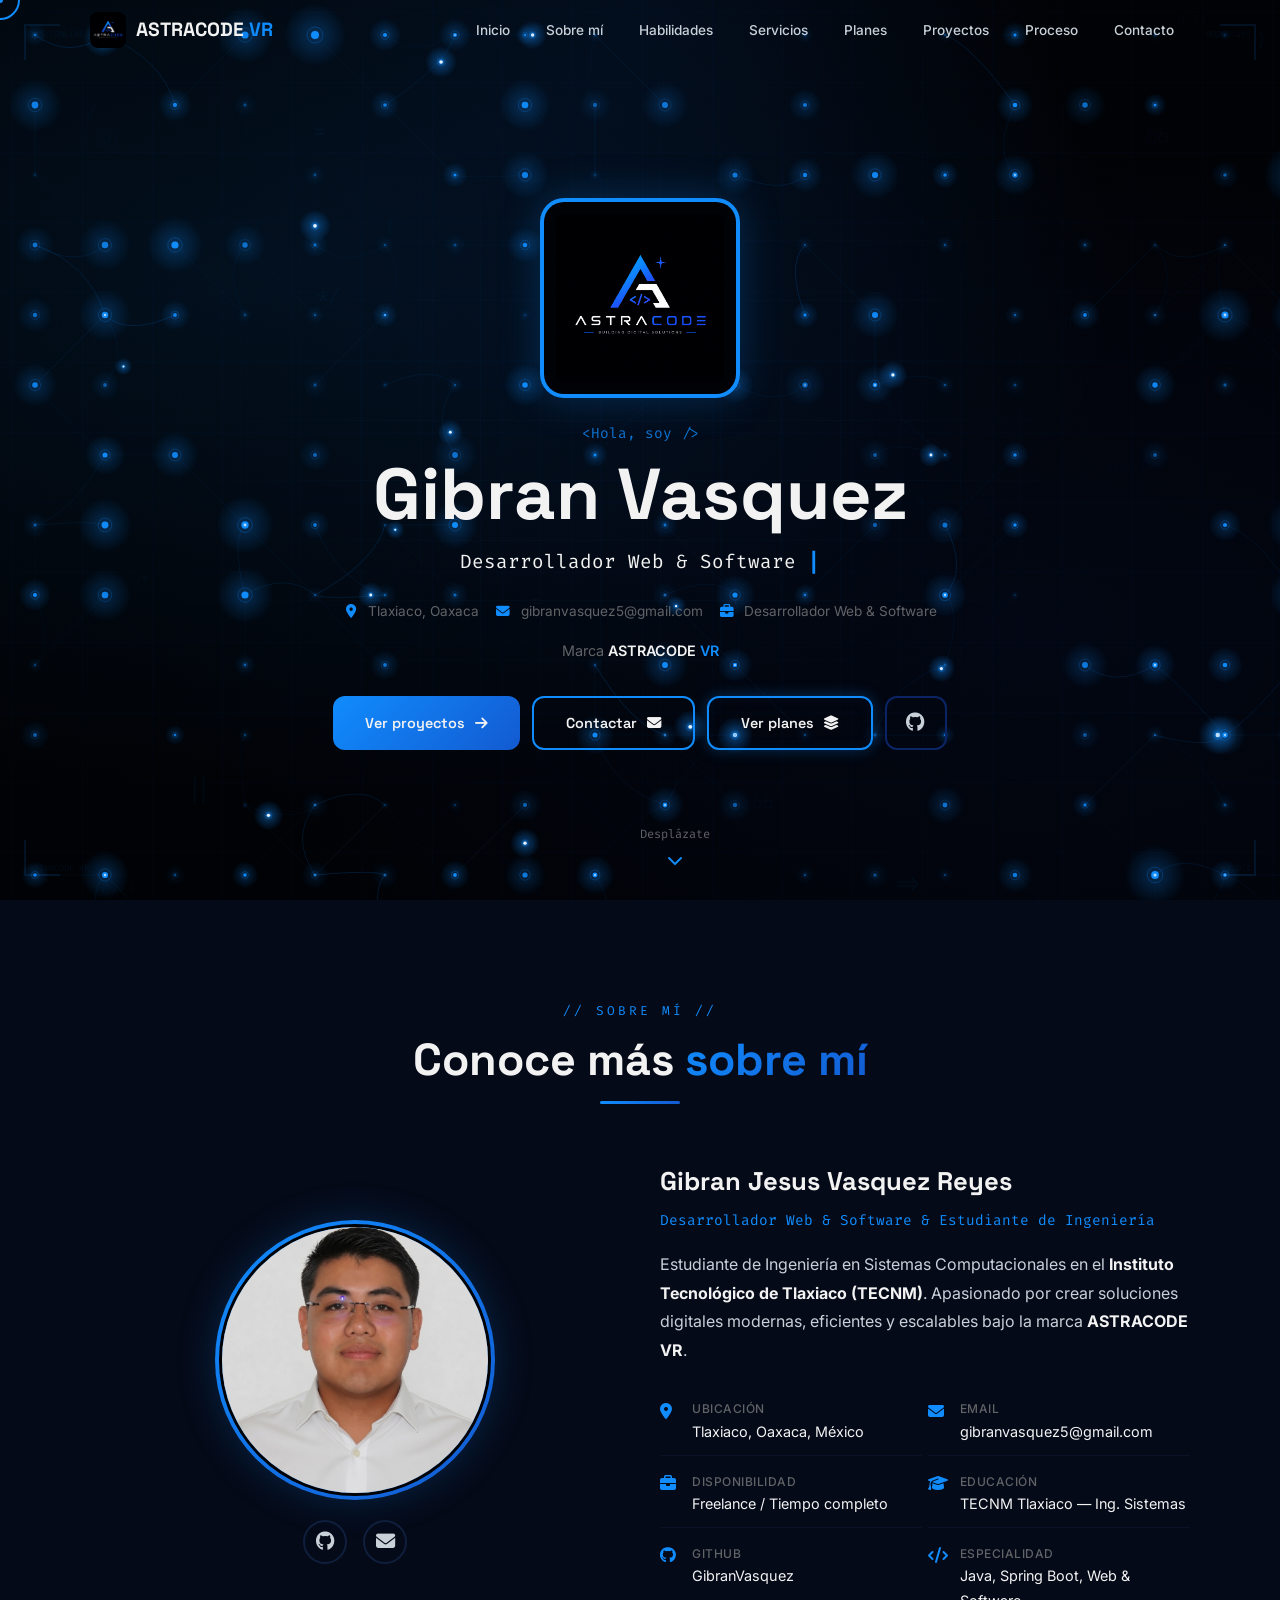
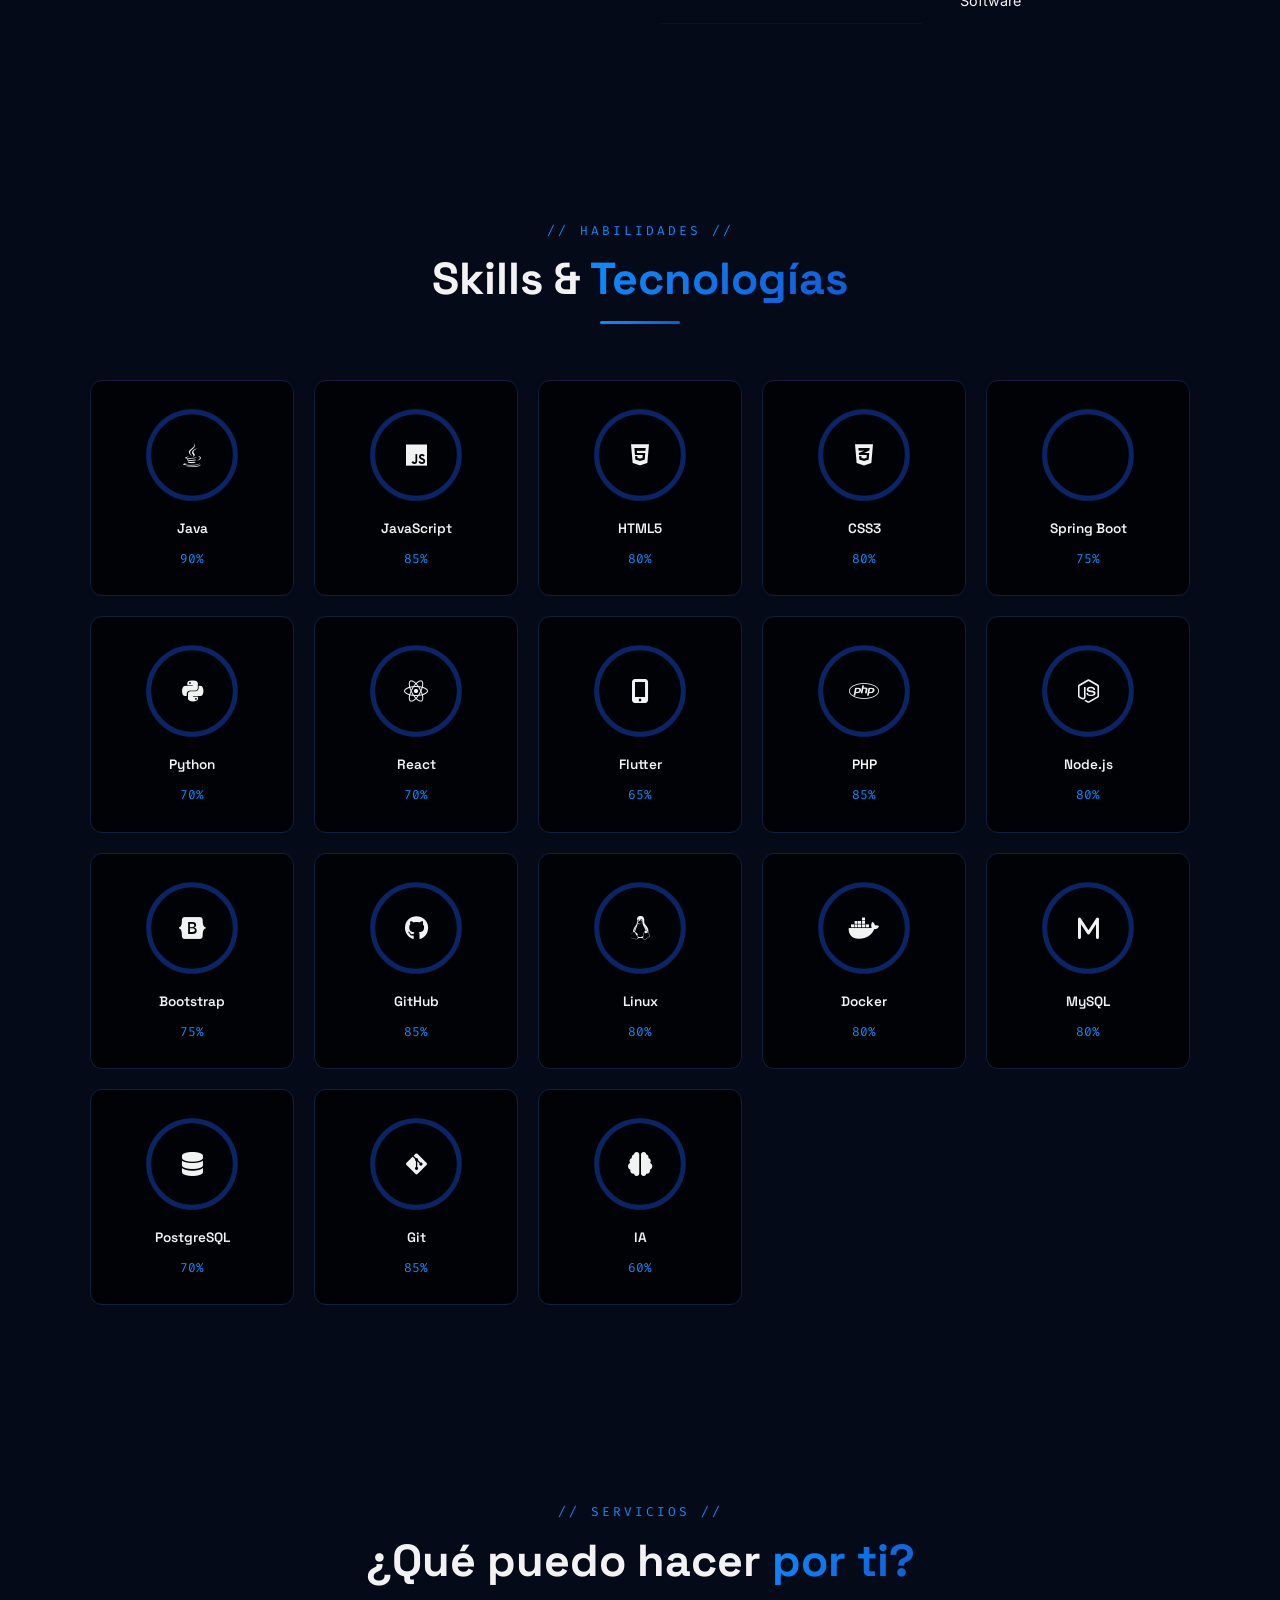
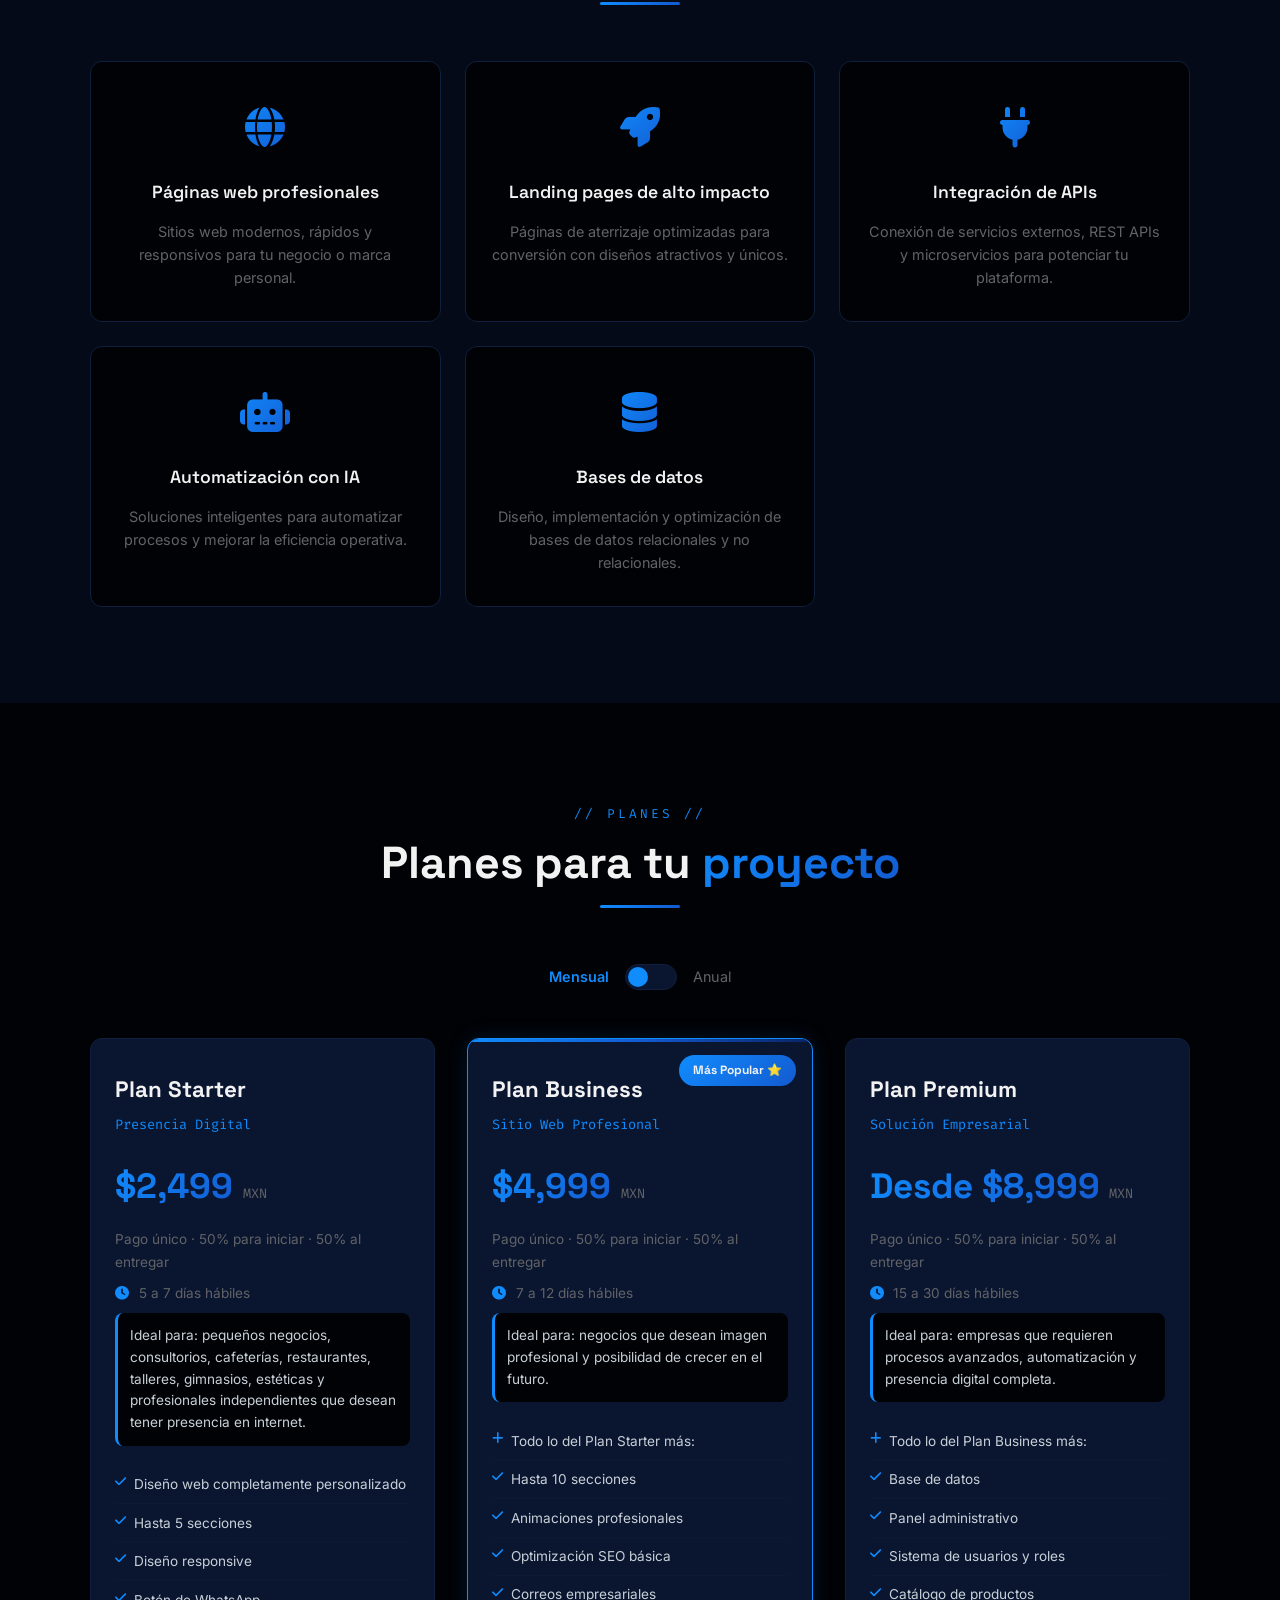
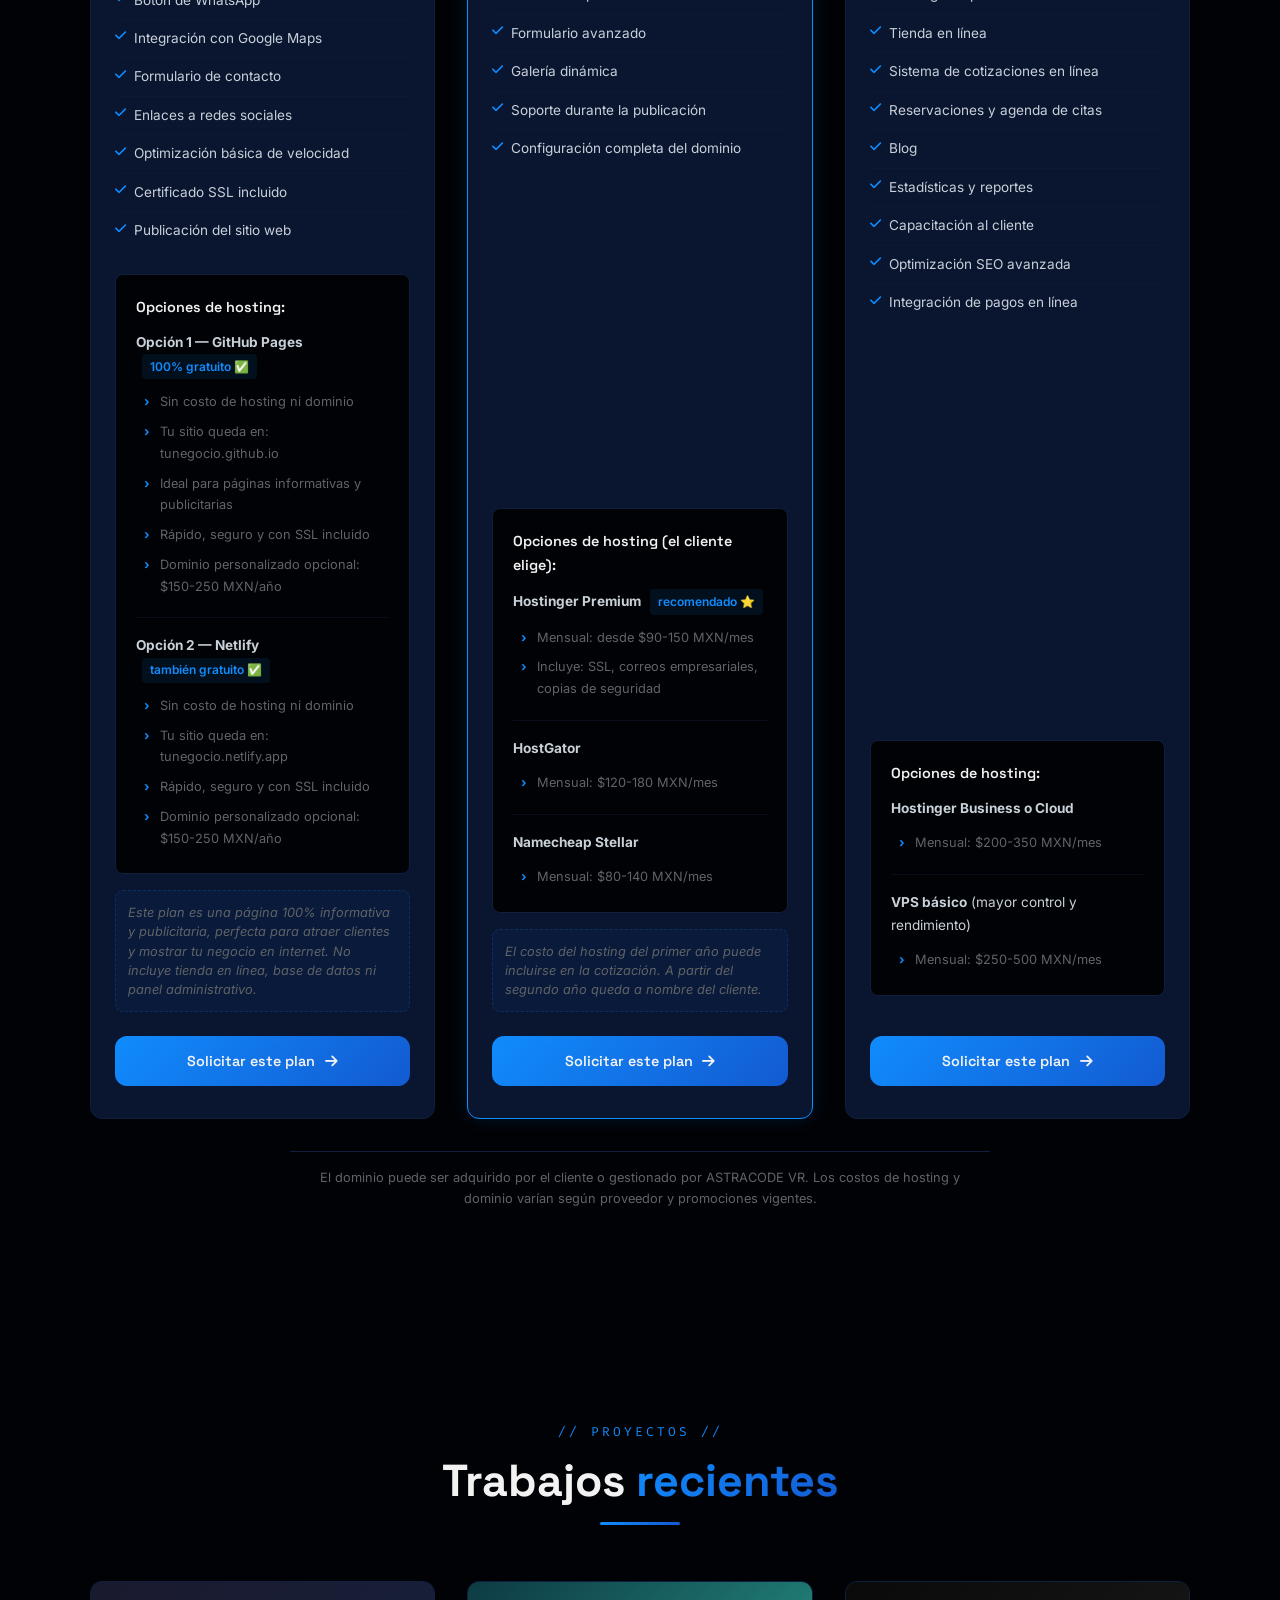
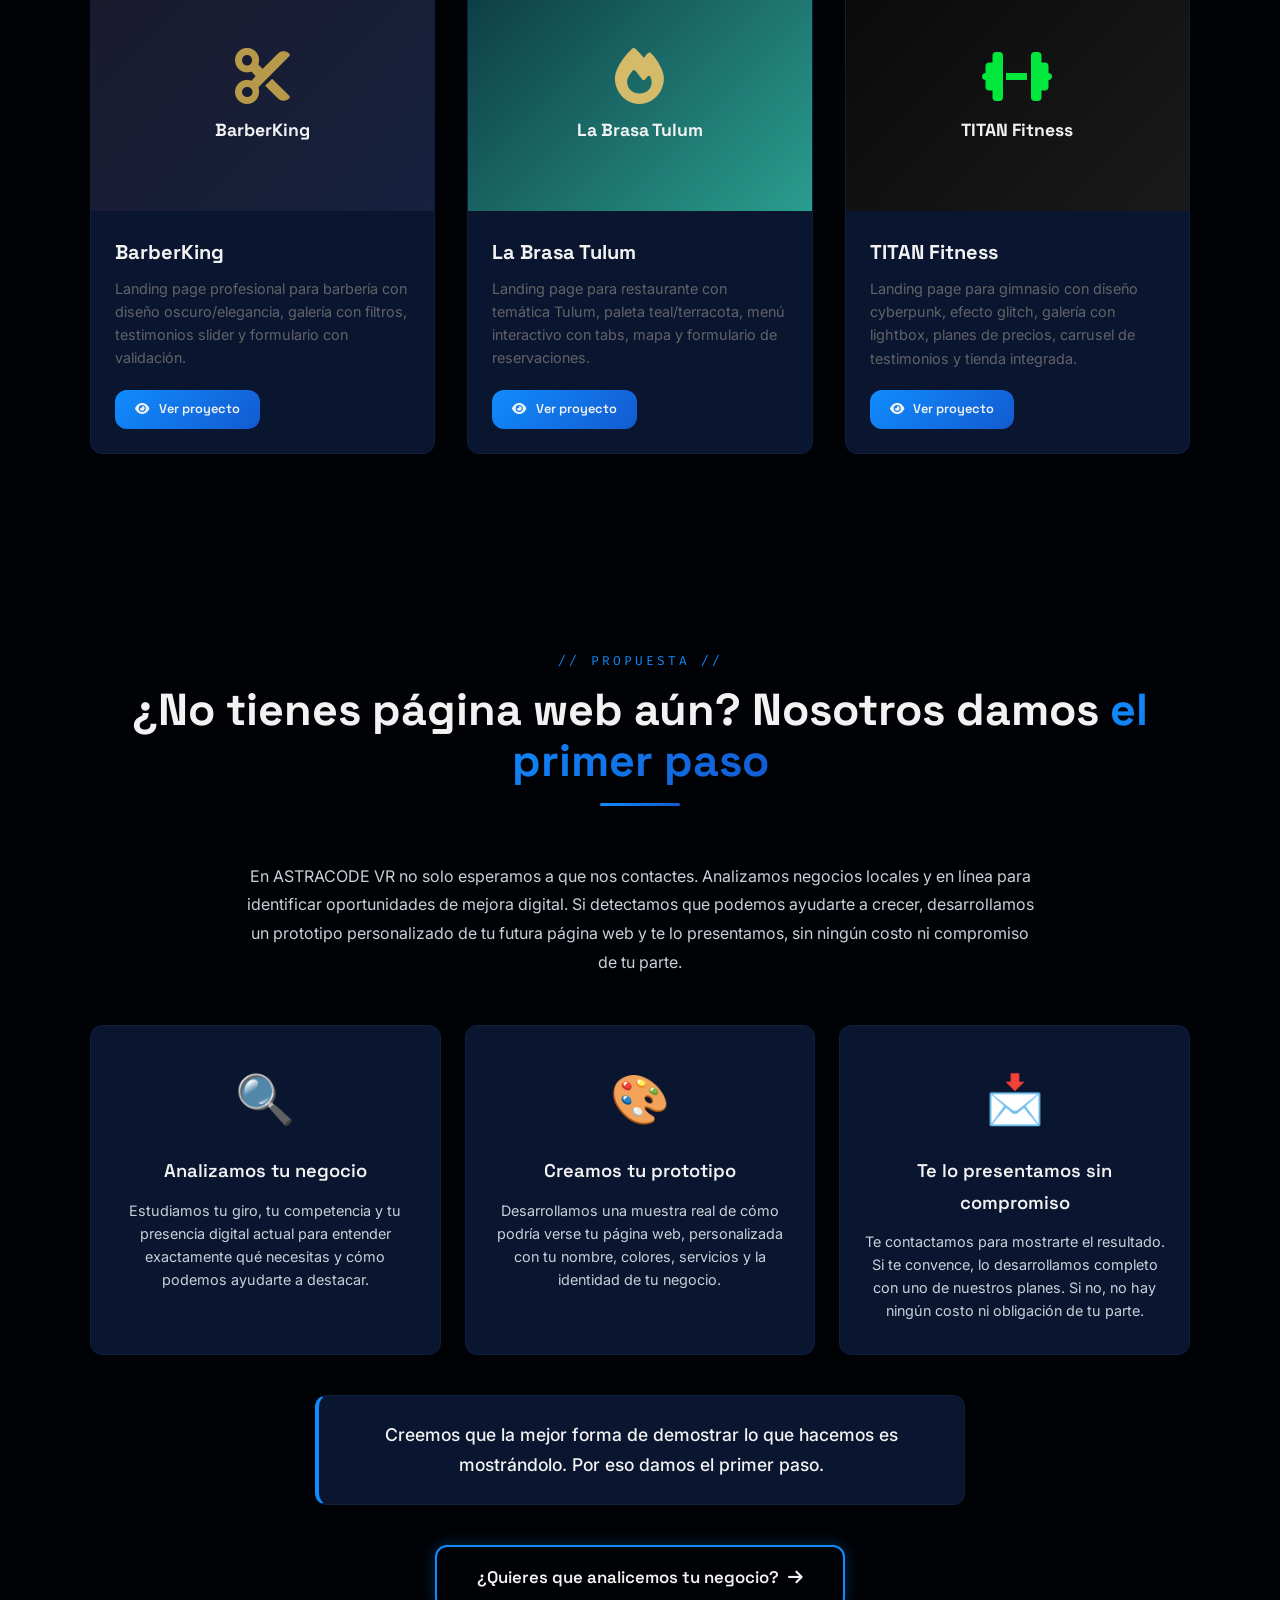
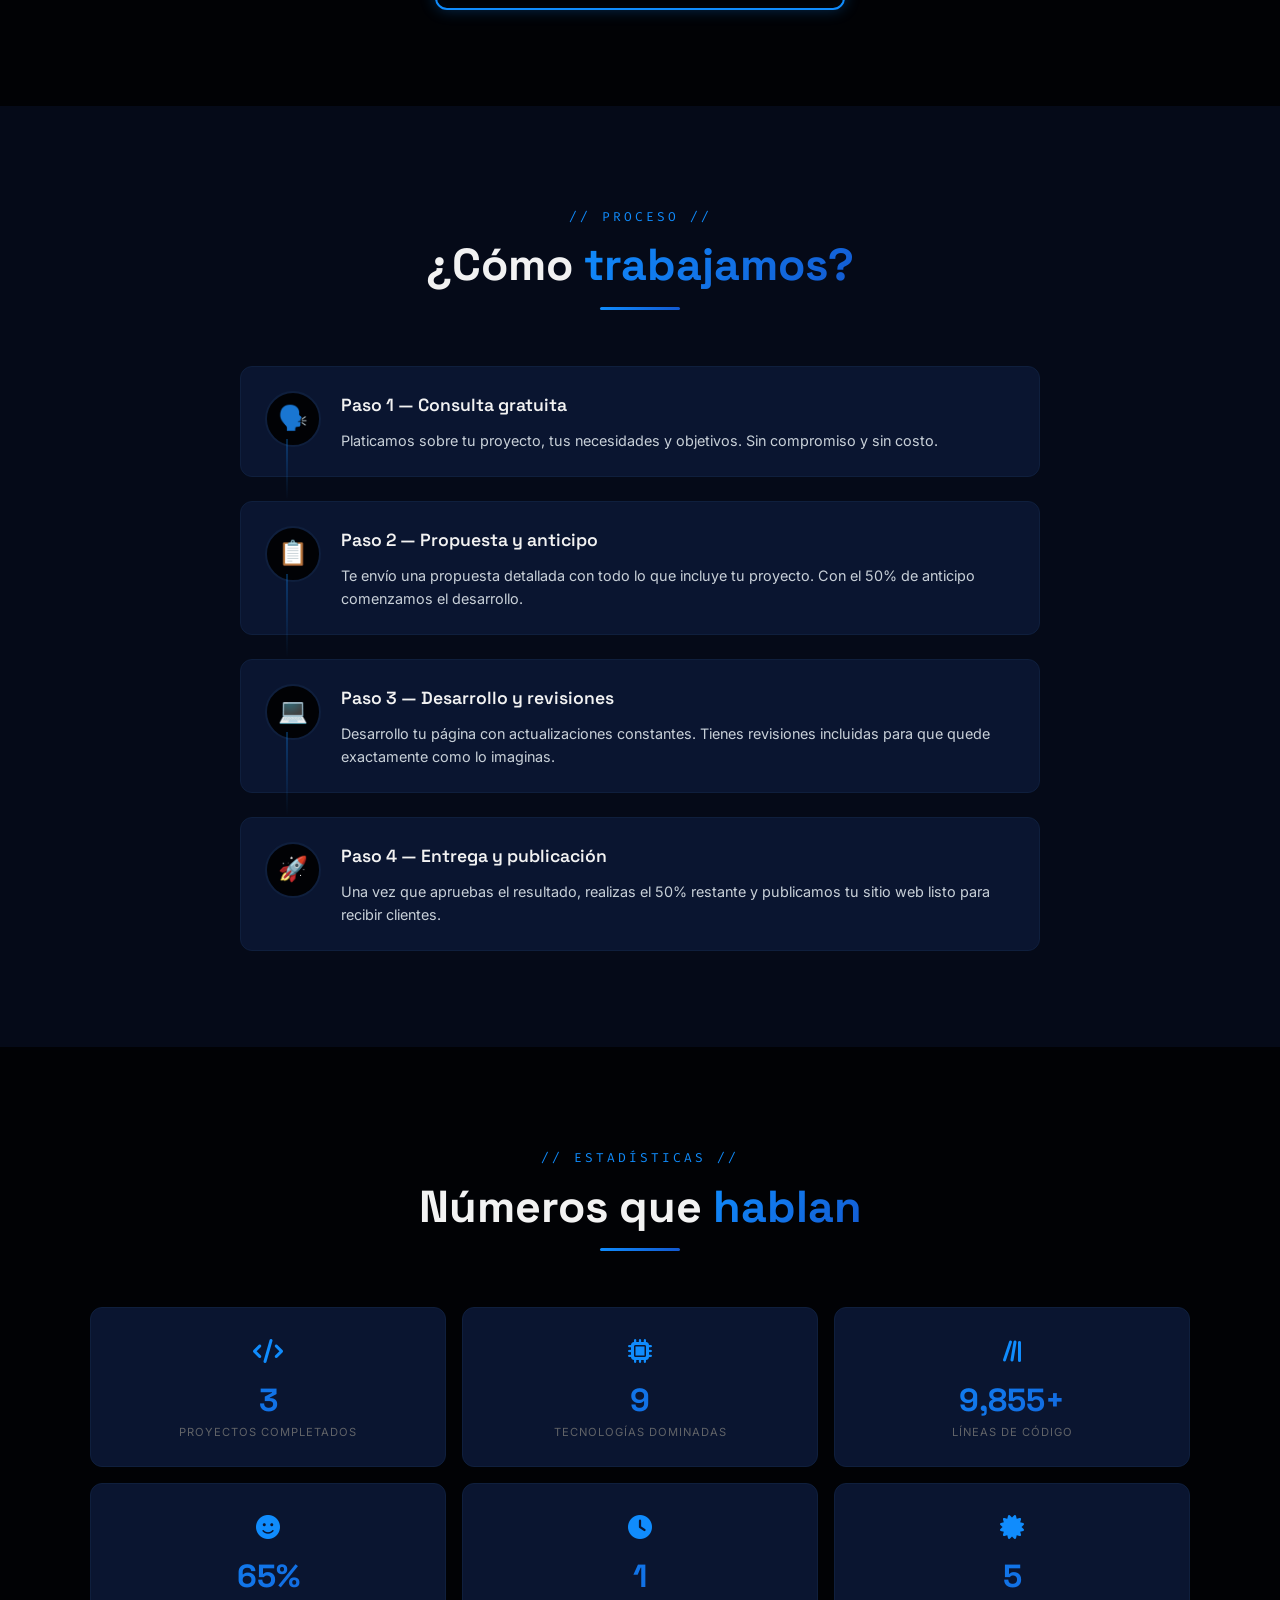
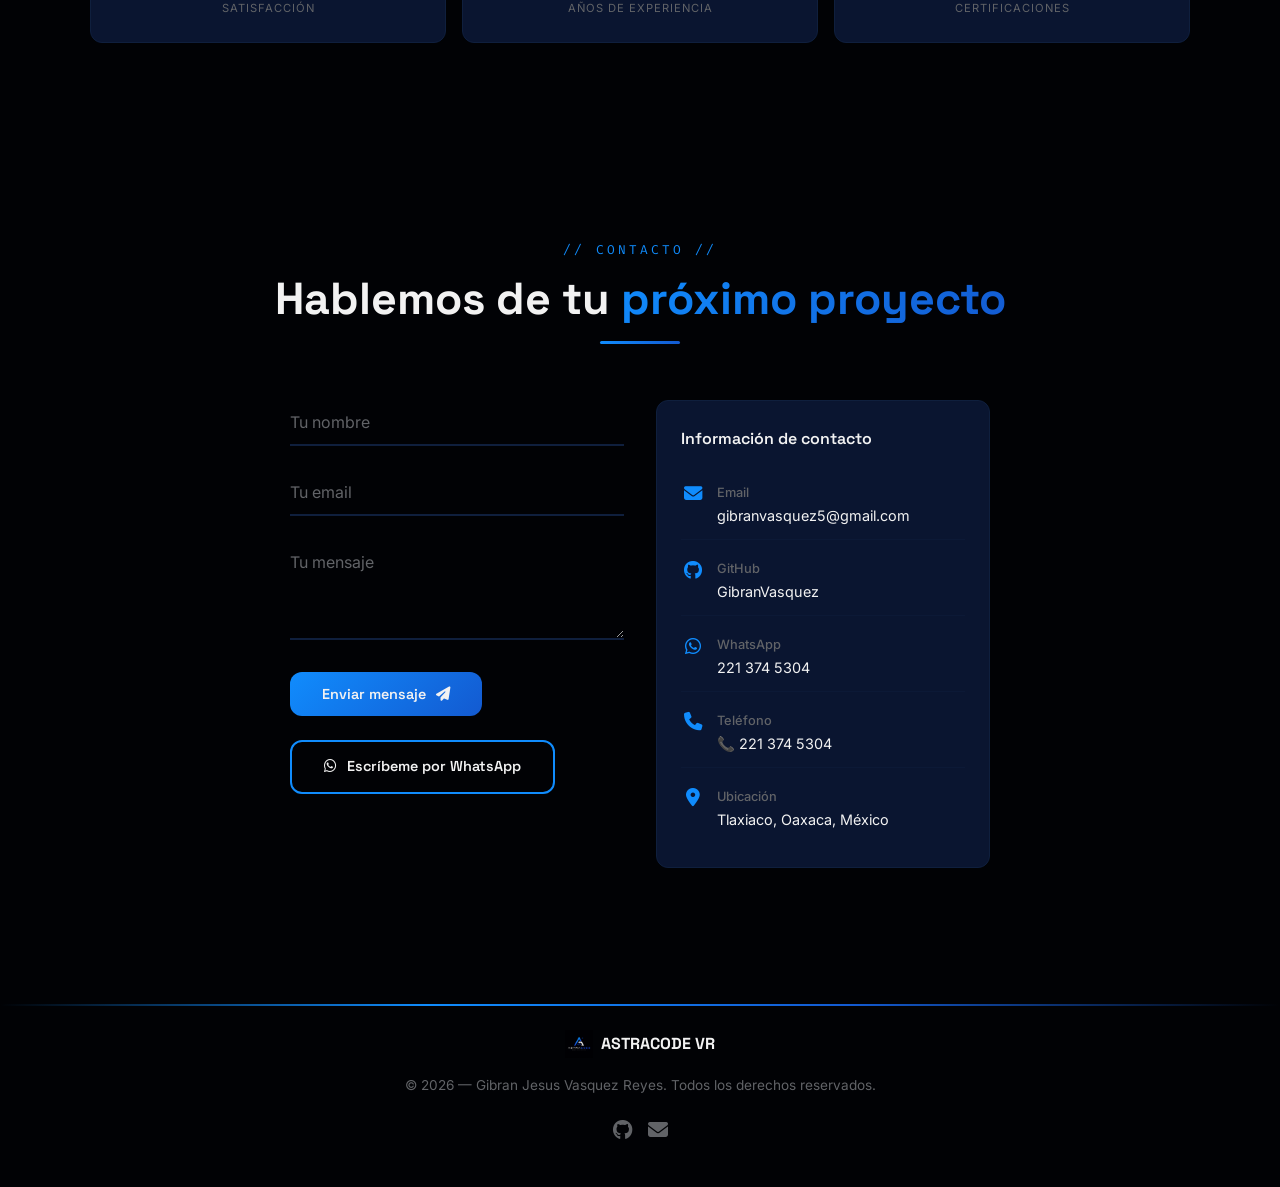
<file: index.html>
<!DOCTYPE html>
<html lang="es">
<head>
  <meta charset="UTF-8" />
  <meta name="viewport" content="width=device-width, initial-scale=1.0" />
  <title>ASTRACODE VR — Gibran Vasquez</title>
  <meta name="description" content="Portafolio de Gibran Jesus Vasquez Reyes — Desarrollador Web & Software bajo la marca ASTRACODE VR." />
  <meta name="theme-color" content="#010205" />

  <link rel="preconnect" href="https://fonts.googleapis.com" />
  <link rel="preconnect" href="https://fonts.gstatic.com" crossorigin />
  <link
    href="https://fonts.googleapis.com/css2?family=Space+Grotesk:wght@400;500;600;700&family=Inter:wght@300;400;500;600&family=Fira+Code:wght@400;500&display=swap"
    rel="stylesheet"
  />
  <link
    rel="stylesheet"
    href="https://cdnjs.cloudflare.com/ajax/libs/font-awesome/6.5.0/css/all.min.css"
  />
  <link rel="stylesheet" href="css/styles.css" />
</head>
<body>

  <!-- LOADER -->
  <div class="astraloader" id="astraloader" aria-hidden="true">
    <div class="astraloader__content">
      <div class="astraloader__logo">
        <img src="img/Logo%20empresa.png" alt="ASTRACODE VR" class="astraloader__logo-img" />
      </div>
      <div class="astraloader__bar">
        <div class="astraloader__bar-fill" id="loaderBar"></div>
      </div>
      <p class="astraloader__text">Inicializando sistemas...</p>
    </div>
  </div>

  <!-- CURSOR (desktop only) -->
  <div class="astracursor" id="astracursor" aria-hidden="true">
    <div class="astracursor__ring" id="cursorRing"></div>
    <div class="astracursor__dot" id="cursorDot"></div>
  </div>

  <!-- NAVBAR -->
  <header class="astranav" id="astranav">
    <div class="astranav__inner">
      <a href="#inicio" class="astranav__logo">
        <img src="img/Logo%20empresa.png" alt="ASTRACODE VR" class="astranav__logo-img" />
        <span class="astranav__logo-text">ASTRACODE <span>VR</span></span>
      </a>
      <button class="astranav__toggle" id="navToggle" aria-label="Abrir menú" aria-expanded="false">
        <span></span><span></span><span></span>
      </button>
      <nav class="astranav__menu" id="navMenu" role="navigation" aria-label="Menú principal">
        <ul>
          <li><a href="#inicio" class="astranav__link">Inicio</a></li>
          <li><a href="#sobre-mi" class="astranav__link">Sobre mí</a></li>
          <li><a href="#habilidades" class="astranav__link">Habilidades</a></li>
          <li><a href="#servicios" class="astranav__link">Servicios</a></li>
          <li><a href="#planes" class="astranav__link">Planes</a></li>
          <li><a href="#proyectos" class="astranav__link">Proyectos</a></li>
          <li><a href="#proceso" class="astranav__link">Proceso</a></li>
          <li><a href="#contacto" class="astranav__link">Contacto</a></li>
        </ul>
      </nav>
    </div>
  </header>

  <!-- HERO -->
  <section class="astrahero" id="inicio">
    <canvas class="astrahero__canvas" id="particleCanvas" aria-hidden="true"></canvas>
    <div class="astrahero__bg" aria-hidden="true"></div>
    <div class="astrahero__grid-bg" aria-hidden="true"></div>

    <div class="astrahero__body">
      <div class="astrahero__profile">
        <div class="astrahero__avatar">
          <img src="img/Logo%20empresa.png" alt="ASTRACODE VR" width="400" height="400" />
        </div>
      </div>

      <div class="astrahero__text parallax-layer" data-speed="0.15">
        <p class="astrahero__greeting">&lt;Hola, soy /&gt;</p>
        <h1 class="astrahero__name glitch" data-text="Gibran Vasquez">Gibran Vasquez</h1>
        <p class="astrahero__role" id="typewriter">
          <span class="astrahero__type-text" id="typeText"></span>
          <span class="astrahero__type-cursor" aria-hidden="true">|</span>
        </p>
        <div class="astrahero__info">
          <span><i class="fa-solid fa-location-dot"></i> Tlaxiaco, Oaxaca</span>
          <span><i class="fa-solid fa-envelope"></i> gibranvasquez5@gmail.com</span>
          <span><i class="fa-solid fa-briefcase"></i> Desarrollador Web & Software</span>
        </div>
        <p class="astrahero__brand">Marca <strong>ASTRACODE <span>VR</span></strong></p>
        <div class="astrahero__actions">
          <a href="#proyectos" class="astrabtn astrabtn--primary">
            <span>Ver proyectos</span>
            <i class="fa-solid fa-arrow-right"></i>
          </a>
          <a href="#contacto" class="astrabtn astrabtn--outline">
            <span>Contactar</span>
            <i class="fa-solid fa-envelope"></i>
          </a>
          <a href="#planes" class="astrabtn astrabtn--neon">
            <span>Ver planes</span>
            <i class="fa-solid fa-layer-group"></i>
          </a>
          <a href="https://github.com/GibranVasquez" target="_blank" rel="noopener" class="astrabtn astrabtn--social" aria-label="GitHub">
            <i class="fa-brands fa-github"></i>
          </a>
        </div>
      </div>
    </div>

    <div class="astrahero__scroll parallax-layer" data-speed="0.05" aria-hidden="true">
      <span>Desplázate</span>
      <i class="fa-solid fa-chevron-down"></i>
    </div>
  </section>

  <!-- SOBRE MI -->
  <section class="astrasection astrasection--dark" id="sobre-mi">
    <div class="container">
      <div class="astrasection__header reveal">
        <span class="astrasection__tag">// Sobre Mí //</span>
        <h2 class="astrasection__title">Conoce más <span>sobre mí</span></h2>
        <div class="astrasection__line"></div>
      </div>

      <div class="astrapersonal">
        <div class="astrapersonal__photo reveal">
          <div class="astrapersonal__avatar">
            <img src="img/Gibran.jpeg" alt="Gibran Vasquez" width="400" height="400" />
          </div>
          <div class="astrapersonal__social">
            <a href="https://github.com/GibranVasquez" target="_blank" rel="noopener" aria-label="GitHub"><i class="fa-brands fa-github"></i></a>
            <a href="mailto:gibranvasquez5@gmail.com" aria-label="Email"><i class="fa-solid fa-envelope"></i></a>
          </div>
        </div>
        <div class="astrapersonal__info reveal">
          <h3 class="astrapersonal__name">Gibran Jesus Vasquez Reyes</h3>
          <p class="astrapersonal__title">Desarrollador Web & Software & Estudiante de Ingeniería</p>
          <p class="astrapersonal__desc">Estudiante de Ingeniería en Sistemas Computacionales en el <strong>Instituto Tecnológico de Tlaxiaco (TECNM)</strong>. Apasionado por crear soluciones digitales modernas, eficientes y escalables bajo la marca <strong>ASTRACODE VR</strong>.</p>
          <div class="astrapersonal__details">
            <div class="astrapersonal__detail">
              <i class="fa-solid fa-location-dot"></i>
              <div>
                <strong>Ubicación</strong>
                <span>Tlaxiaco, Oaxaca, México</span>
              </div>
            </div>
            <div class="astrapersonal__detail">
              <i class="fa-solid fa-envelope"></i>
              <div>
                <strong>Email</strong>
                <span>gibranvasquez5@gmail.com</span>
              </div>
            </div>
            <div class="astrapersonal__detail">
              <i class="fa-solid fa-briefcase"></i>
              <div>
                <strong>Disponibilidad</strong>
                <span>Freelance / Tiempo completo</span>
              </div>
            </div>
            <div class="astrapersonal__detail">
              <i class="fa-solid fa-graduation-cap"></i>
              <div>
                <strong>Educación</strong>
                <span>TECNM Tlaxiaco — Ing. Sistemas</span>
              </div>
            </div>
            <div class="astrapersonal__detail">
              <i class="fa-brands fa-github"></i>
              <div>
                <strong>GitHub</strong>
                <span>GibranVasquez</span>
              </div>
            </div>
            <div class="astrapersonal__detail">
              <i class="fa-solid fa-code"></i>
              <div>
                <strong>Especialidad</strong>
                <span>Java, Spring Boot, Web & Software</span>
              </div>
            </div>
          </div>
        </div>
      </div>
    </div>
  </section>

  <!-- SKILLS -->
  <section class="astrasection astrasection--dark" id="habilidades">
    <canvas class="astramatrix" id="matrixCanvas" aria-hidden="true"></canvas>
    <div class="container" style="position:relative;z-index:2;">
      <div class="astrasection__header reveal">
        <span class="astrasection__tag">// Habilidades //</span>
        <h2 class="astrasection__title">Skills & <span>Tecnologías</span></h2>
        <div class="astrasection__line"></div>
      </div>

      <div class="astraskills" id="skillsSection">
        <div class="astraskills__item" data-progress="90">
          <div class="astraskills__circle">
            <svg viewBox="0 0 120 120">
              <circle class="astraskills__circle-bg" cx="60" cy="60" r="52" />
              <circle class="astraskills__circle-fill" cx="60" cy="60" r="52" />
            </svg>
            <div class="astraskills__icon"><i class="fa-brands fa-java"></i></div>
          </div>
          <span class="astraskills__name">Java</span>
          <span class="astraskills__pct">90%</span>
        </div>
        <div class="astraskills__item" data-progress="85">
          <div class="astraskills__circle">
            <svg viewBox="0 0 120 120">
              <circle class="astraskills__circle-bg" cx="60" cy="60" r="52" />
              <circle class="astraskills__circle-fill" cx="60" cy="60" r="52" />
            </svg>
            <div class="astraskills__icon"><i class="fa-brands fa-js"></i></div>
          </div>
          <span class="astraskills__name">JavaScript</span>
          <span class="astraskills__pct">85%</span>
        </div>
        <div class="astraskills__item" data-progress="80">
          <div class="astraskills__circle">
            <svg viewBox="0 0 120 120">
              <circle class="astraskills__circle-bg" cx="60" cy="60" r="52" />
              <circle class="astraskills__circle-fill" cx="60" cy="60" r="52" />
            </svg>
            <div class="astraskills__icon"><i class="fa-brands fa-html5"></i></div>
          </div>
          <span class="astraskills__name">HTML5</span>
          <span class="astraskills__pct">80%</span>
        </div>
        <div class="astraskills__item" data-progress="80">
          <div class="astraskills__circle">
            <svg viewBox="0 0 120 120">
              <circle class="astraskills__circle-bg" cx="60" cy="60" r="52" />
              <circle class="astraskills__circle-fill" cx="60" cy="60" r="52" />
            </svg>
            <div class="astraskills__icon"><i class="fa-brands fa-css3-alt"></i></div>
          </div>
          <span class="astraskills__name">CSS3</span>
          <span class="astraskills__pct">80%</span>
        </div>
        <div class="astraskills__item" data-progress="75">
          <div class="astraskills__circle">
            <svg viewBox="0 0 120 120">
              <circle class="astraskills__circle-bg" cx="60" cy="60" r="52" />
              <circle class="astraskills__circle-fill" cx="60" cy="60" r="52" />
            </svg>
            <div class="astraskills__icon"><i class="fa-brands fa-spring"></i></div>
          </div>
          <span class="astraskills__name">Spring Boot</span>
          <span class="astraskills__pct">75%</span>
        </div>
        <div class="astraskills__item" data-progress="70">
          <div class="astraskills__circle">
            <svg viewBox="0 0 120 120">
              <circle class="astraskills__circle-bg" cx="60" cy="60" r="52" />
              <circle class="astraskills__circle-fill" cx="60" cy="60" r="52" />
            </svg>
            <div class="astraskills__icon"><i class="fa-brands fa-python"></i></div>
          </div>
          <span class="astraskills__name">Python</span>
          <span class="astraskills__pct">70%</span>
        </div>
        <div class="astraskills__item" data-progress="70">
          <div class="astraskills__circle">
            <svg viewBox="0 0 120 120">
              <circle class="astraskills__circle-bg" cx="60" cy="60" r="52" />
              <circle class="astraskills__circle-fill" cx="60" cy="60" r="52" />
            </svg>
            <div class="astraskills__icon"><i class="fa-brands fa-react"></i></div>
          </div>
          <span class="astraskills__name">React</span>
          <span class="astraskills__pct">70%</span>
        </div>
        <div class="astraskills__item" data-progress="65">
          <div class="astraskills__circle">
            <svg viewBox="0 0 120 120">
              <circle class="astraskills__circle-bg" cx="60" cy="60" r="52" />
              <circle class="astraskills__circle-fill" cx="60" cy="60" r="52" />
            </svg>
            <div class="astraskills__icon"><i class="fa-solid fa-mobile-screen-button"></i></div>
          </div>
          <span class="astraskills__name">Flutter</span>
          <span class="astraskills__pct">65%</span>
        </div>
        <div class="astraskills__item" data-progress="85">
          <div class="astraskills__circle">
            <svg viewBox="0 0 120 120">
              <circle class="astraskills__circle-bg" cx="60" cy="60" r="52" />
              <circle class="astraskills__circle-fill" cx="60" cy="60" r="52" />
            </svg>
            <div class="astraskills__icon"><i class="fa-brands fa-php"></i></div>
          </div>
          <span class="astraskills__name">PHP</span>
          <span class="astraskills__pct">85%</span>
        </div>
        <div class="astraskills__item" data-progress="80">
          <div class="astraskills__circle">
            <svg viewBox="0 0 120 120">
              <circle class="astraskills__circle-bg" cx="60" cy="60" r="52" />
              <circle class="astraskills__circle-fill" cx="60" cy="60" r="52" />
            </svg>
            <div class="astraskills__icon"><i class="fa-brands fa-node-js"></i></div>
          </div>
          <span class="astraskills__name">Node.js</span>
          <span class="astraskills__pct">80%</span>
        </div>
        <div class="astraskills__item" data-progress="75">
          <div class="astraskills__circle">
            <svg viewBox="0 0 120 120">
              <circle class="astraskills__circle-bg" cx="60" cy="60" r="52" />
              <circle class="astraskills__circle-fill" cx="60" cy="60" r="52" />
            </svg>
            <div class="astraskills__icon"><i class="fa-brands fa-bootstrap"></i></div>
          </div>
          <span class="astraskills__name">Bootstrap</span>
          <span class="astraskills__pct">75%</span>
        </div>
        <div class="astraskills__item" data-progress="85">
          <div class="astraskills__circle">
            <svg viewBox="0 0 120 120">
              <circle class="astraskills__circle-bg" cx="60" cy="60" r="52" />
              <circle class="astraskills__circle-fill" cx="60" cy="60" r="52" />
            </svg>
            <div class="astraskills__icon"><i class="fa-brands fa-github"></i></div>
          </div>
          <span class="astraskills__name">GitHub</span>
          <span class="astraskills__pct">85%</span>
        </div>
        <div class="astraskills__item" data-progress="80">
          <div class="astraskills__circle">
            <svg viewBox="0 0 120 120">
              <circle class="astraskills__circle-bg" cx="60" cy="60" r="52" />
              <circle class="astraskills__circle-fill" cx="60" cy="60" r="52" />
            </svg>
            <div class="astraskills__icon"><i class="fa-brands fa-linux"></i></div>
          </div>
          <span class="astraskills__name">Linux</span>
          <span class="astraskills__pct">80%</span>
        </div>
        <div class="astraskills__item" data-progress="80">
          <div class="astraskills__circle">
            <svg viewBox="0 0 120 120">
              <circle class="astraskills__circle-bg" cx="60" cy="60" r="52" />
              <circle class="astraskills__circle-fill" cx="60" cy="60" r="52" />
            </svg>
            <div class="astraskills__icon"><i class="fa-brands fa-docker"></i></div>
          </div>
          <span class="astraskills__name">Docker</span>
          <span class="astraskills__pct">80%</span>
        </div>
        <div class="astraskills__item" data-progress="80">
          <div class="astraskills__circle">
            <svg viewBox="0 0 120 120">
              <circle class="astraskills__circle-bg" cx="60" cy="60" r="52" />
              <circle class="astraskills__circle-fill" cx="60" cy="60" r="52" />
            </svg>
            <div class="astraskills__icon"><i class="fa-solid fa-m"></i></div>
          </div>
          <span class="astraskills__name">MySQL</span>
          <span class="astraskills__pct">80%</span>
        </div>
        <div class="astraskills__item" data-progress="70">
          <div class="astraskills__circle">
            <svg viewBox="0 0 120 120">
              <circle class="astraskills__circle-bg" cx="60" cy="60" r="52" />
              <circle class="astraskills__circle-fill" cx="60" cy="60" r="52" />
            </svg>
            <div class="astraskills__icon"><i class="fa-solid fa-database"></i></div>
          </div>
          <span class="astraskills__name">PostgreSQL</span>
          <span class="astraskills__pct">70%</span>
        </div>
        <div class="astraskills__item" data-progress="85">
          <div class="astraskills__circle">
            <svg viewBox="0 0 120 120">
              <circle class="astraskills__circle-bg" cx="60" cy="60" r="52" />
              <circle class="astraskills__circle-fill" cx="60" cy="60" r="52" />
            </svg>
            <div class="astraskills__icon"><i class="fa-brands fa-git-alt"></i></div>
          </div>
          <span class="astraskills__name">Git</span>
          <span class="astraskills__pct">85%</span>
        </div>
        <div class="astraskills__item" data-progress="60">
          <div class="astraskills__circle">
            <svg viewBox="0 0 120 120">
              <circle class="astraskills__circle-bg" cx="60" cy="60" r="52" />
              <circle class="astraskills__circle-fill" cx="60" cy="60" r="52" />
            </svg>
            <div class="astraskills__icon"><i class="fa-solid fa-brain"></i></div>
          </div>
          <span class="astraskills__name">IA</span>
          <span class="astraskills__pct">60%</span>
        </div>
      </div>
    </div>
  </section>

  <!-- SERVICES -->
  <section class="astrasection astrasection--dark" id="servicios">
    <div class="container">
      <div class="astrasection__header reveal">
        <span class="astrasection__tag">// Servicios //</span>
        <h2 class="astrasection__title">¿Qué puedo hacer <span>por ti?</span></h2>
        <div class="astrasection__line"></div>
      </div>

      <div class="astraservices">
        <div class="astraservices__card reveal">
          <div class="astraservices__icon"><i class="fa-solid fa-globe"></i></div>
          <h3 class="astraservices__title">Páginas web profesionales</h3>
          <p class="astraservices__desc">Sitios web modernos, rápidos y responsivos para tu negocio o marca personal.</p>
        </div>
        <div class="astraservices__card reveal">
          <div class="astraservices__icon"><i class="fa-solid fa-rocket"></i></div>
          <h3 class="astraservices__title">Landing pages de alto impacto</h3>
          <p class="astraservices__desc">Páginas de aterrizaje optimizadas para conversión con diseños atractivos y únicos.</p>
        </div>
        <div class="astraservices__card reveal">
          <div class="astraservices__icon"><i class="fa-solid fa-plug"></i></div>
          <h3 class="astraservices__title">Integración de APIs</h3>
          <p class="astraservices__desc">Conexión de servicios externos, REST APIs y microservicios para potenciar tu plataforma.</p>
        </div>
        <div class="astraservices__card reveal">
          <div class="astraservices__icon"><i class="fa-solid fa-robot"></i></div>
          <h3 class="astraservices__title">Automatización con IA</h3>
          <p class="astraservices__desc">Soluciones inteligentes para automatizar procesos y mejorar la eficiencia operativa.</p>
        </div>
        <div class="astraservices__card reveal">
          <div class="astraservices__icon"><i class="fa-solid fa-database"></i></div>
          <h3 class="astraservices__title">Bases de datos</h3>
          <p class="astraservices__desc">Diseño, implementación y optimización de bases de datos relacionales y no relacionales.</p>
        </div>
      </div>
    </div>
  </section>

  <!-- PLANES - PRECIOS -->
  <section class="astrasection" id="planes">
    <div class="container">
      <div class="astrasection__header reveal">
        <span class="astrasection__tag">// Planes //</span>
        <h2 class="astrasection__title">Planes para tu <span>proyecto</span></h2>
        <div class="astrasection__line"></div>
      </div>

      <div class="astraservices-plans__toggle reveal">
        <span class="astraservices-plans__toggle-label billing-label active" data-period="monthly">Mensual</span>
        <button class="astraservices-plans__toggle-switch" id="billingToggle" aria-label="Cambiar periodo">
          <span class="astraservices-plans__toggle-knob"></span>
        </button>
        <span class="astraservices-plans__toggle-label billing-label" data-period="yearly">Anual</span>
      </div>

      <div class="astraservices-plans">
        <!-- PLAN STARTER -->
        <div class="astraservices-plan reveal">
          <div class="astraservices-plan__header">
            <h3 class="astraservices-plan__name">Plan Starter</h3>
            <p class="astraservices-plan__sub">Presencia Digital</p>
          </div>
          <div class="astraservices-plan__price">
            <span class="astraservices-plan__amount">$2,499</span>
            <span class="astraservices-plan__currency">MXN</span>
          </div>
          <p class="astraservices-plan__payment">Pago único · 50% para iniciar · 50% al entregar</p>
          <p class="astraservices-plan__delivery"><i class="fa-solid fa-clock"></i> 5 a 7 días hábiles</p>
          <p class="astraservices-plan__ideal">Ideal para: pequeños negocios, consultorios, cafeterías, restaurantes, talleres, gimnasios, estéticas y profesionales independientes que desean tener presencia en internet.</p>
          <ul class="astraservices-plan__list">
            <li><i class="fa-solid fa-check"></i> Diseño web completamente personalizado</li>
            <li><i class="fa-solid fa-check"></i> Hasta 5 secciones</li>
            <li><i class="fa-solid fa-check"></i> Diseño responsive</li>
            <li><i class="fa-solid fa-check"></i> Botón de WhatsApp</li>
            <li><i class="fa-solid fa-check"></i> Integración con Google Maps</li>
            <li><i class="fa-solid fa-check"></i> Formulario de contacto</li>
            <li><i class="fa-solid fa-check"></i> Enlaces a redes sociales</li>
            <li><i class="fa-solid fa-check"></i> Optimización básica de velocidad</li>
            <li><i class="fa-solid fa-check"></i> Certificado SSL incluido</li>
            <li><i class="fa-solid fa-check"></i> Publicación del sitio web</li>
          </ul>
          <div class="astraservices-plan__hosting">
            <p class="astraservices-plan__hosting-title">Opciones de hosting:</p>
            <div class="astraservices-plan__hosting-option">
              <p><strong>Opción 1 — GitHub Pages <span class="astraservices-plan__hosting-badge">100% gratuito ✅</span></strong></p>
              <ul>
                <li>Sin costo de hosting ni dominio</li>
                <li>Tu sitio queda en: tunegocio.github.io</li>
                <li>Ideal para páginas informativas y publicitarias</li>
                <li>Rápido, seguro y con SSL incluido</li>
                <li>Dominio personalizado opcional: $150-250 MXN/año</li>
              </ul>
            </div>
            <div class="astraservices-plan__hosting-option">
              <p><strong>Opción 2 — Netlify <span class="astraservices-plan__hosting-badge">también gratuito ✅</span></strong></p>
              <ul>
                <li>Sin costo de hosting ni dominio</li>
                <li>Tu sitio queda en: tunegocio.netlify.app</li>
                <li>Rápido, seguro y con SSL incluido</li>
                <li>Dominio personalizado opcional: $150-250 MXN/año</li>
              </ul>
            </div>
          </div>
          <p class="astraservices-plan__footnote">Este plan es una página 100% informativa y publicitaria, perfecta para atraer clientes y mostrar tu negocio en internet. No incluye tienda en línea, base de datos ni panel administrativo.</p>
          <a href="#contacto" class="astrabtn astrabtn--primary astrabtn--plan">
            <span>Solicitar este plan</span>
            <i class="fa-solid fa-arrow-right"></i>
          </a>
        </div>

        <!-- PLAN BUSINESS -->
        <div class="astraservices-plan astraplan--featured reveal">
          <div class="astraservices-plan__badge">Más Popular ⭐</div>
          <div class="astraservices-plan__header">
            <h3 class="astraservices-plan__name">Plan Business</h3>
            <p class="astraservices-plan__sub">Sitio Web Profesional</p>
          </div>
          <div class="astraservices-plan__price">
            <span class="astraservices-plan__amount">$4,999</span>
            <span class="astraservices-plan__currency">MXN</span>
          </div>
          <p class="astraservices-plan__payment">Pago único · 50% para iniciar · 50% al entregar</p>
          <p class="astraservices-plan__delivery"><i class="fa-solid fa-clock"></i> 7 a 12 días hábiles</p>
          <p class="astraservices-plan__ideal">Ideal para: negocios que desean imagen profesional y posibilidad de crecer en el futuro.</p>
          <ul class="astraservices-plan__list">
            <li><i class="fa-solid fa-plus"></i> Todo lo del Plan Starter más:</li>
            <li><i class="fa-solid fa-check"></i> Hasta 10 secciones</li>
            <li><i class="fa-solid fa-check"></i> Animaciones profesionales</li>
            <li><i class="fa-solid fa-check"></i> Optimización SEO básica</li>
            <li><i class="fa-solid fa-check"></i> Correos empresariales</li>
            <li><i class="fa-solid fa-check"></i> Formulario avanzado</li>
            <li><i class="fa-solid fa-check"></i> Galería dinámica</li>
            <li><i class="fa-solid fa-check"></i> Soporte durante la publicación</li>
            <li><i class="fa-solid fa-check"></i> Configuración completa del dominio</li>
          </ul>
          <div class="astraservices-plan__hosting">
            <p class="astraservices-plan__hosting-title">Opciones de hosting (el cliente elige):</p>
            <div class="astraservices-plan__hosting-option">
              <p><strong>Hostinger Premium <span class="astraservices-plan__hosting-badge">recomendado ⭐</span></strong></p>
              <ul>
                <li class="billing-monthly">Mensual: desde $90-150 MXN/mes</li>
                <li class="billing-yearly">Anual: desde $30-40 MXN/mes</li>
                <li>Incluye: SSL, correos empresariales, copias de seguridad</li>
              </ul>
            </div>
            <div class="astraservices-plan__hosting-option">
              <p><strong>HostGator</strong></p>
              <ul>
                <li class="billing-monthly">Mensual: $120-180 MXN/mes</li>
                <li class="billing-yearly">Anual: $80-120 MXN/mes</li>
              </ul>
            </div>
            <div class="astraservices-plan__hosting-option">
              <p><strong>Namecheap Stellar</strong></p>
              <ul>
                <li class="billing-monthly">Mensual: $80-140 MXN/mes</li>
                <li class="billing-yearly">Anual: $60-100 MXN/mes</li>
              </ul>
            </div>
          </div>
          <p class="astraservices-plan__footnote">El costo del hosting del primer año puede incluirse en la cotización. A partir del segundo año queda a nombre del cliente.</p>
          <a href="#contacto" class="astrabtn astrabtn--primary astrabtn--plan">
            <span>Solicitar este plan</span>
            <i class="fa-solid fa-arrow-right"></i>
          </a>
        </div>

        <!-- PLAN PREMIUM -->
        <div class="astraservices-plan reveal">
          <div class="astraservices-plan__header">
            <h3 class="astraservices-plan__name">Plan Premium</h3>
            <p class="astraservices-plan__sub">Solución Empresarial</p>
          </div>
          <div class="astraservices-plan__price">
            <span class="astraservices-plan__amount">Desde $8,999</span>
            <span class="astraservices-plan__currency">MXN</span>
          </div>
          <p class="astraservices-plan__payment">Pago único · 50% para iniciar · 50% al entregar</p>
          <p class="astraservices-plan__delivery"><i class="fa-solid fa-clock"></i> 15 a 30 días hábiles</p>
          <p class="astraservices-plan__ideal">Ideal para: empresas que requieren procesos avanzados, automatización y presencia digital completa.</p>
          <ul class="astraservices-plan__list">
            <li><i class="fa-solid fa-plus"></i> Todo lo del Plan Business más:</li>
            <li><i class="fa-solid fa-check"></i> Base de datos</li>
            <li><i class="fa-solid fa-check"></i> Panel administrativo</li>
            <li><i class="fa-solid fa-check"></i> Sistema de usuarios y roles</li>
            <li><i class="fa-solid fa-check"></i> Catálogo de productos</li>
            <li><i class="fa-solid fa-check"></i> Tienda en línea</li>
            <li><i class="fa-solid fa-check"></i> Sistema de cotizaciones en línea</li>
            <li><i class="fa-solid fa-check"></i> Reservaciones y agenda de citas</li>
            <li><i class="fa-solid fa-check"></i> Blog</li>
            <li><i class="fa-solid fa-check"></i> Estadísticas y reportes</li>
            <li><i class="fa-solid fa-check"></i> Capacitación al cliente</li>
            <li><i class="fa-solid fa-check"></i> Optimización SEO avanzada</li>
            <li><i class="fa-solid fa-check"></i> Integración de pagos en línea</li>
          </ul>
          <div class="astraservices-plan__hosting">
            <p class="astraservices-plan__hosting-title">Opciones de hosting:</p>
            <div class="astraservices-plan__hosting-option">
              <p><strong>Hostinger Business o Cloud</strong></p>
              <ul>
                <li class="billing-monthly">Mensual: $200-350 MXN/mes</li>
                <li class="billing-yearly">Anual: $100-180 MXN/mes</li>
              </ul>
            </div>
            <div class="astraservices-plan__hosting-option">
              <p><strong>VPS básico</strong> <span class="text-muted">(mayor control y rendimiento)</span></p>
              <ul>
                <li class="billing-monthly">Mensual: $250-500 MXN/mes</li>
                <li class="billing-yearly">Anual: $200-400 MXN/mes</li>
              </ul>
            </div>
          </div>
          <a href="#contacto" class="astrabtn astrabtn--primary astrabtn--plan">
            <span>Solicitar este plan</span>
            <i class="fa-solid fa-arrow-right"></i>
          </a>
        </div>
      </div>

      <p class="astraservices-plans__disclaimer reveal">El dominio puede ser adquirido por el cliente o gestionado por ASTRACODE VR. Los costos de hosting y dominio varían según proveedor y promociones vigentes.</p>
    </div>
  </section>

  <!-- PROJECTS -->
  <section class="astrasection" id="proyectos">
    <div class="container">
      <div class="astrasection__header reveal">
        <span class="astrasection__tag">// Proyectos //</span>
        <h2 class="astrasection__title">Trabajos <span>recientes</span></h2>
        <div class="astrasection__line"></div>
      </div>

      <div class="astraprojects">
        <div class="astraprojects__card tilt-card reveal">
          <div class="astraprojects__img">
            <div class="astraprojects__thumb astraprojects__thumb--barber">
              <i class="fa-solid fa-scissors"></i>
              <span>BarberKing</span>
            </div>
            <div class="astraprojects__overlay">
              <div class="astraprojects__tags">
                <span>HTML5</span><span>CSS3</span><span>JS</span>
              </div>
            </div>
          </div>
          <div class="astraprojects__body">
            <h3 class="astraprojects__title">BarberKing</h3>
            <p class="astraprojects__desc">Landing page profesional para barbería con diseño oscuro/elegancia, galería con filtros, testimonios slider y formulario con validación.</p>
            <div class="astraprojects__footer">
              <a href="./barberia/index.html" class="astrabtn astrabtn--small astrabtn--primary" target="_blank" rel="noopener">
                <i class="fa-solid fa-eye"></i> Ver proyecto
              </a>
            </div>
          </div>
        </div>

        <div class="astraprojects__card tilt-card reveal">
          <div class="astraprojects__img">
            <div class="astraprojects__thumb astraprojects__thumb--tulum">
              <i class="fa-solid fa-fire"></i>
              <span>La Brasa Tulum</span>
            </div>
            <div class="astraprojects__overlay">
              <div class="astraprojects__tags">
                <span>HTML5</span><span>CSS3</span><span>JS</span>
              </div>
            </div>
          </div>
          <div class="astraprojects__body">
            <h3 class="astraprojects__title">La Brasa Tulum</h3>
            <p class="astraprojects__desc">Landing page para restaurante con temática Tulum, paleta teal/terracota, menú interactivo con tabs, mapa y formulario de reservaciones.</p>
            <div class="astraprojects__footer">
              <a href="./restaurante/index.html" class="astrabtn astrabtn--small astrabtn--primary" target="_blank" rel="noopener">
                <i class="fa-solid fa-eye"></i> Ver proyecto
              </a>
            </div>
          </div>
        </div>

        <div class="astraprojects__card tilt-card reveal">
          <div class="astraprojects__img">
            <div class="astraprojects__thumb astraprojects__thumb--gym">
              <i class="fa-solid fa-dumbbell"></i>
              <span>TITAN Fitness</span>
            </div>
            <div class="astraprojects__overlay">
              <div class="astraprojects__tags">
                <span>HTML5</span><span>CSS3</span><span>JS</span><span>Bootstrap</span>
              </div>
            </div>
          </div>
          <div class="astraprojects__body">
            <h3 class="astraprojects__title">TITAN Fitness</h3>
            <p class="astraprojects__desc">Landing page para gimnasio con diseño cyberpunk, efecto glitch, galería con lightbox, planes de precios, carrusel de testimonios y tienda integrada.</p>
            <div class="astraprojects__footer">
              <a href="./gym/index.html" class="astrabtn astrabtn--small astrabtn--primary" target="_blank" rel="noopener">
                <i class="fa-solid fa-eye"></i> Ver proyecto
              </a>
            </div>
          </div>
        </div>
      </div>
    </div>
  </section>

  <!-- PROPUESTA PERSONALIZADA -->
  <section class="astrasection" id="propuesta">
    <div class="container">
      <div class="astrasection__header reveal">
        <span class="astrasection__tag">// Propuesta //</span>
        <h2 class="astrasection__title">¿No tienes página web aún? Nosotros damos <span>el primer paso</span></h2>
        <div class="astrasection__line"></div>
      </div>

      <p class="astrapropuesta__intro reveal">En ASTRACODE VR no solo esperamos a que nos contactes. Analizamos negocios locales y en línea para identificar oportunidades de mejora digital. Si detectamos que podemos ayudarte a crecer, desarrollamos un prototipo personalizado de tu futura página web y te lo presentamos, sin ningún costo ni compromiso de tu parte.</p>

      <div class="astrapropuesta__steps">
        <div class="astrapropuesta__card reveal">
          <div class="astrapropuesta__card-icon">🔍</div>
          <h3>Analizamos tu negocio</h3>
          <p>Estudiamos tu giro, tu competencia y tu presencia digital actual para entender exactamente qué necesitas y cómo podemos ayudarte a destacar.</p>
        </div>
        <div class="astrapropuesta__card reveal">
          <div class="astrapropuesta__card-icon">🎨</div>
          <h3>Creamos tu prototipo</h3>
          <p>Desarrollamos una muestra real de cómo podría verse tu página web, personalizada con tu nombre, colores, servicios y la identidad de tu negocio.</p>
        </div>
        <div class="astrapropuesta__card reveal">
          <div class="astrapropuesta__card-icon">📩</div>
          <h3>Te lo presentamos sin compromiso</h3>
          <p>Te contactamos para mostrarte el resultado. Si te convence, lo desarrollamos completo con uno de nuestros planes. Si no, no hay ningún costo ni obligación de tu parte.</p>
        </div>
      </div>

      <p class="astrapropuesta__message reveal">Creemos que la mejor forma de demostrar lo que hacemos es mostrándolo. Por eso damos el primer paso.</p>

      <div class="astrapropuesta__cta reveal">
        <a href="#contacto" class="astrabtn astrabtn--neon astrabtn--large">
          <span>¿Quieres que analicemos tu negocio?</span>
          <i class="fa-solid fa-arrow-right"></i>
        </a>
      </div>
    </div>
  </section>

  <!-- PROCESO DE TRABAJO -->
  <section class="astrasection astrasection--dark" id="proceso">
    <div class="container">
      <div class="astrasection__header reveal">
        <span class="astrasection__tag">// Proceso //</span>
        <h2 class="astrasection__title">¿Cómo <span>trabajamos?</span></h2>
        <div class="astrasection__line"></div>
      </div>

      <div class="astraprocess">
        <div class="astraprocess__step reveal">
          <div class="astraprocess__icon"><span>🗣️</span></div>
          <div class="astraprocess__content">
            <h3 class="astraprocess__title">Paso 1 — Consulta gratuita</h3>
            <p class="astraprocess__desc">Platicamos sobre tu proyecto, tus necesidades y objetivos. Sin compromiso y sin costo.</p>
          </div>
        </div>
        <div class="astraprocess__step reveal">
          <div class="astraprocess__icon"><span>📋</span></div>
          <div class="astraprocess__content">
            <h3 class="astraprocess__title">Paso 2 — Propuesta y anticipo</h3>
            <p class="astraprocess__desc">Te envío una propuesta detallada con todo lo que incluye tu proyecto. Con el 50% de anticipo comenzamos el desarrollo.</p>
          </div>
        </div>
        <div class="astraprocess__step reveal">
          <div class="astraprocess__icon"><span>💻</span></div>
          <div class="astraprocess__content">
            <h3 class="astraprocess__title">Paso 3 — Desarrollo y revisiones</h3>
            <p class="astraprocess__desc">Desarrollo tu página con actualizaciones constantes. Tienes revisiones incluidas para que quede exactamente como lo imaginas.</p>
          </div>
        </div>
        <div class="astraprocess__step reveal">
          <div class="astraprocess__icon"><span>🚀</span></div>
          <div class="astraprocess__content">
            <h3 class="astraprocess__title">Paso 4 — Entrega y publicación</h3>
            <p class="astraprocess__desc">Una vez que apruebas el resultado, realizas el 50% restante y publicamos tu sitio web listo para recibir clientes.</p>
          </div>
        </div>
      </div>
    </div>
  </section>

  <!-- STATS -->
  <section class="astrasection" id="estadisticas">
    <div class="container">
      <div class="astrasection__header reveal">
        <span class="astrasection__tag">// Estadísticas //</span>
        <h2 class="astrasection__title">Números que <span>hablan</span></h2>
        <div class="astrasection__line"></div>
      </div>

      <div class="astrastats reveal" id="statsSection">
          <div class="astrastats__item">
            <span class="astrastats__icon"><i class="fa-solid fa-code"></i></span>
            <span class="astrastats__num" data-count="5">0</span>
            <span class="astrastats__label">Proyectos completados</span>
          </div>
          <div class="astrastats__item">
            <span class="astrastats__icon"><i class="fa-solid fa-microchip"></i></span>
            <span class="astrastats__num" data-count="15">0</span>
            <span class="astrastats__label">Tecnologías dominadas</span>
          </div>
          <div class="astrastats__item">
            <span class="astrastats__icon"><i class="fa-solid fa-lines-leaning"></i></span>
            <span class="astrastats__num" data-count="15000">0</span>
            <span class="astrastats__label">Líneas de código</span>
          </div>
          <div class="astrastats__item">
            <span class="astrastats__icon"><i class="fa-solid fa-face-smile"></i></span>
            <span class="astrastats__num" data-count="100">0</span>
            <span class="astrastats__label">Satisfacción</span>
          </div>
          <div class="astrastats__item">
            <span class="astrastats__icon"><i class="fa-solid fa-clock"></i></span>
            <span class="astrastats__num" data-count="3">0</span>
            <span class="astrastats__label">Años de experiencia</span>
          </div>
          <div class="astrastats__item">
            <span class="astrastats__icon"><i class="fa-solid fa-certificate"></i></span>
            <span class="astrastats__num" data-count="8">0</span>
            <span class="astrastats__label">Certificaciones</span>
          </div>
      </div>
    </div>
  </section>

  <!-- CONTACT -->
  <section class="astrasection" id="contacto">
    <div class="container">
      <div class="astrasection__header reveal">
        <span class="astrasection__tag">// Contacto //</span>
        <h2 class="astrasection__title">Hablemos de tu <span>próximo proyecto</span></h2>
        <div class="astrasection__line"></div>
      </div>

      <div class="astracontact">
        <form class="astracontact__form reveal" id="contactForm" novalidate>
          <div class="astracontact__field">
            <input type="text" id="contactName" name="nombre" placeholder="Tu nombre" required autocomplete="name" />
            <span class="astracontact__line"></span>
            <span class="astracontact__error">El nombre es obligatorio</span>
          </div>
          <div class="astracontact__field">
            <input type="email" id="contactEmail" name="email" placeholder="Tu email" required autocomplete="email" />
            <span class="astracontact__line"></span>
            <span class="astracontact__error">Ingresa un email válido</span>
          </div>
          <div class="astracontact__field">
            <textarea id="contactMsg" name="mensaje" placeholder="Tu mensaje" required></textarea>
            <span class="astracontact__line"></span>
            <span class="astracontact__error">El mensaje no puede estar vacío</span>
          </div>
          <button type="submit" class="astrabtn astrabtn--primary astracontact__submit">
            <span>Enviar mensaje</span>
            <i class="fa-solid fa-paper-plane"></i>
          </button>
          <a href="https://wa.me/522213745304" target="_blank" rel="noopener" class="astrabtn astrabtn--outline astracontact__submit" style="margin-top:0">
            <i class="fa-brands fa-whatsapp"></i>
            <span>Escríbeme por WhatsApp</span>
          </a>
          <p class="astracontact__success" id="contactSuccess">
            <i class="fa-solid fa-circle-check"></i> Mensaje enviado con éxito
          </p>
        </form>

        <div class="astracontact__links reveal">
          <h3 class="astracontact__links-title">Información de contacto</h3>
          <a href="mailto:gibranvasquez5@gmail.com" class="astracontact__link" aria-label="Enviar correo">
            <i class="fa-solid fa-envelope"></i>
            <div>
              <strong>Email</strong>
              <span>gibranvasquez5@gmail.com</span>
            </div>
          </a>
          <a href="https://github.com/GibranVasquez" target="_blank" rel="noopener" class="astracontact__link" aria-label="Visitar GitHub">
            <i class="fa-brands fa-github"></i>
            <div>
              <strong>GitHub</strong>
              <span>GibranVasquez</span>
            </div>
          </a>
          <a href="https://wa.me/522213745304" target="_blank" rel="noopener" class="astracontact__link" aria-label="WhatsApp">
            <i class="fa-brands fa-whatsapp"></i>
            <div>
              <strong>WhatsApp</strong>
              <span>221 374 5304</span>
            </div>
          </a>
          <a href="tel:+522213745304" class="astracontact__link" aria-label="Teléfono">
            <i class="fa-solid fa-phone"></i>
            <div>
              <strong>Teléfono</strong>
              <span>📞 221 374 5304</span>
            </div>
          </a>
          <a href="#" class="astracontact__link" aria-label="Ubicación">
            <i class="fa-solid fa-location-dot"></i>
            <div>
              <strong>Ubicación</strong>
              <span>Tlaxiaco, Oaxaca, México</span>
            </div>
          </a>
        </div>
      </div>
    </div>
  </section>

  <!-- FOOTER -->
  <footer class="astrafooter">
    <div class="astrafooter__line"></div>
    <div class="container">
      <div class="astrafooter__inner">
        <div class="astrafooter__brand">
          <img src="img/Logo%20empresa.png" alt="ASTRACODE VR" class="astrafooter__logo" />
          <strong>ASTRACODE VR</strong>
        </div>
        <p>&copy; 2025 — Gibran Jesus Vasquez Reyes. Todos los derechos reservados.</p>
        <div class="astrafooter__social">
          <a href="https://github.com/GibranVasquez" target="_blank" rel="noopener" aria-label="GitHub"><i class="fa-brands fa-github"></i></a>
          <a href="mailto:gibranvasquez5@gmail.com" aria-label="Email"><i class="fa-solid fa-envelope"></i></a>
        </div>
      </div>
    </div>
  </footer>

  <script src="js/main.js"></script>
</body>
</html>
</file>
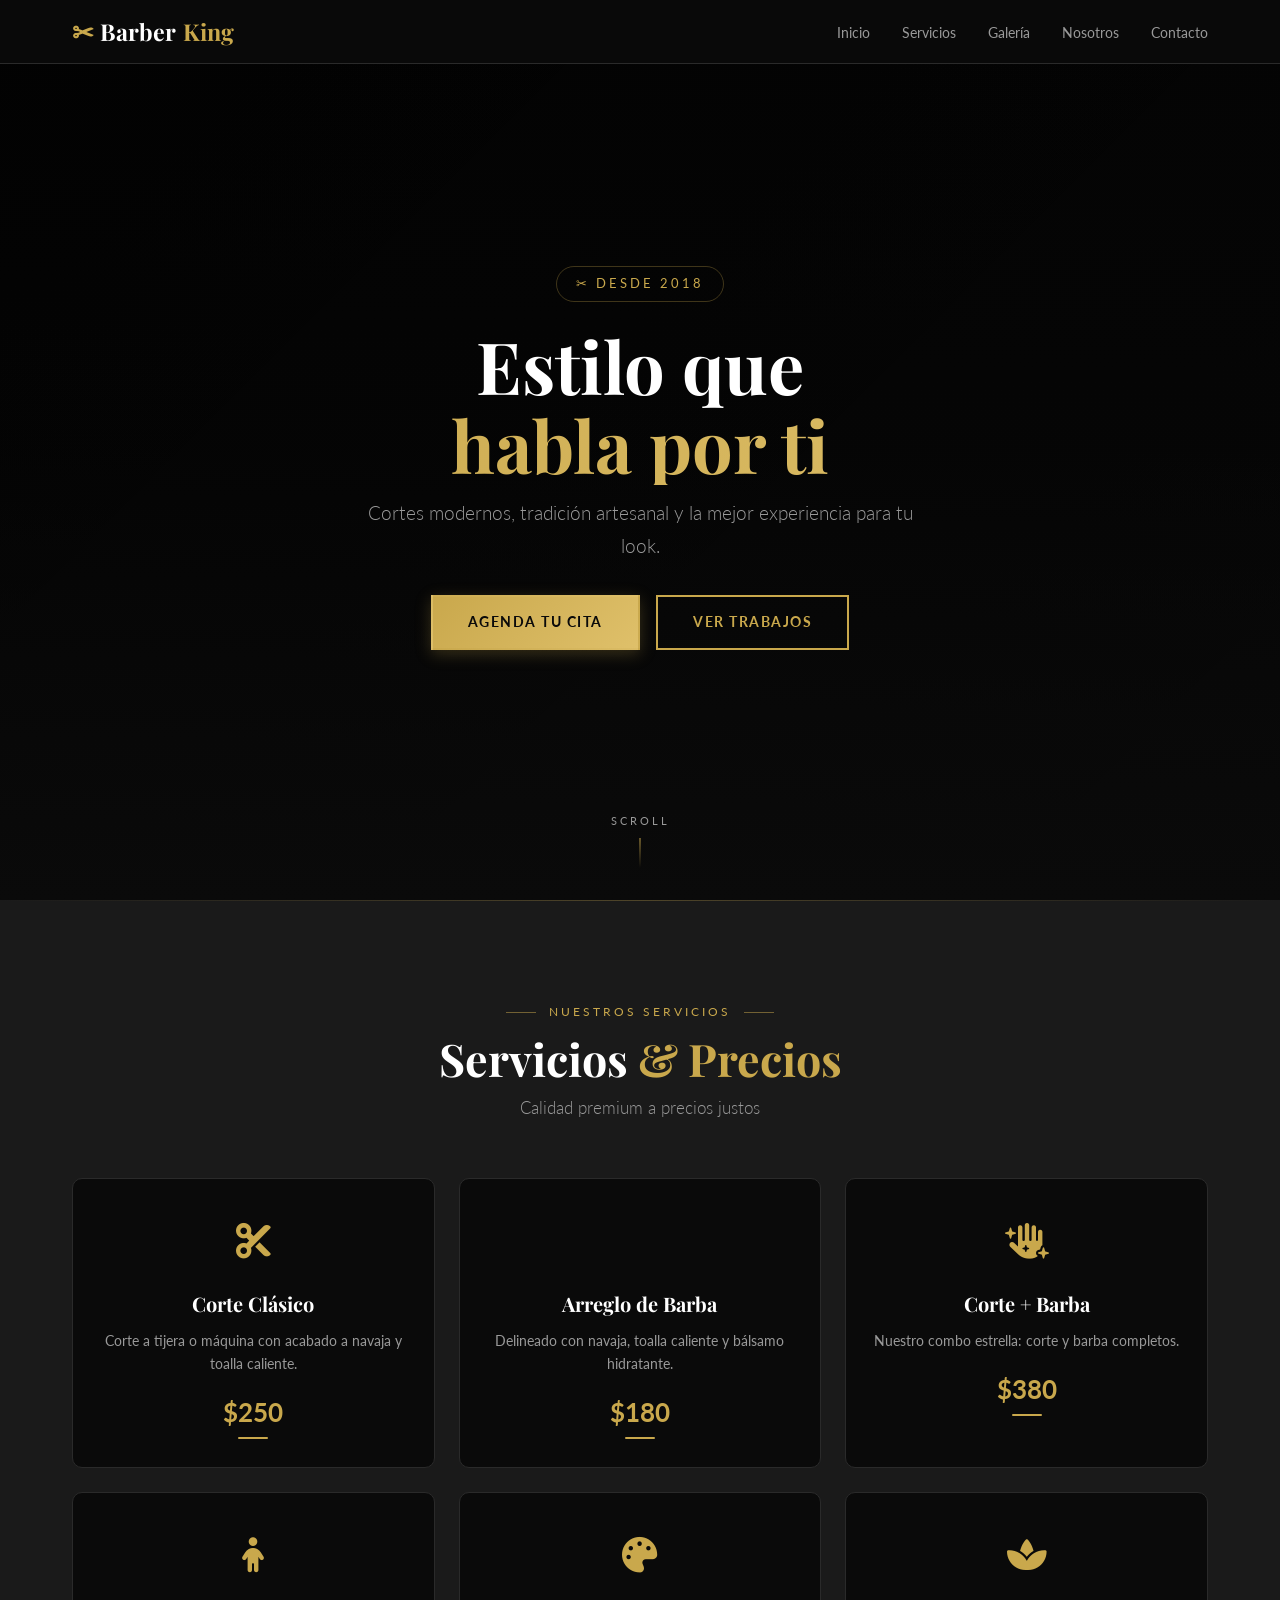
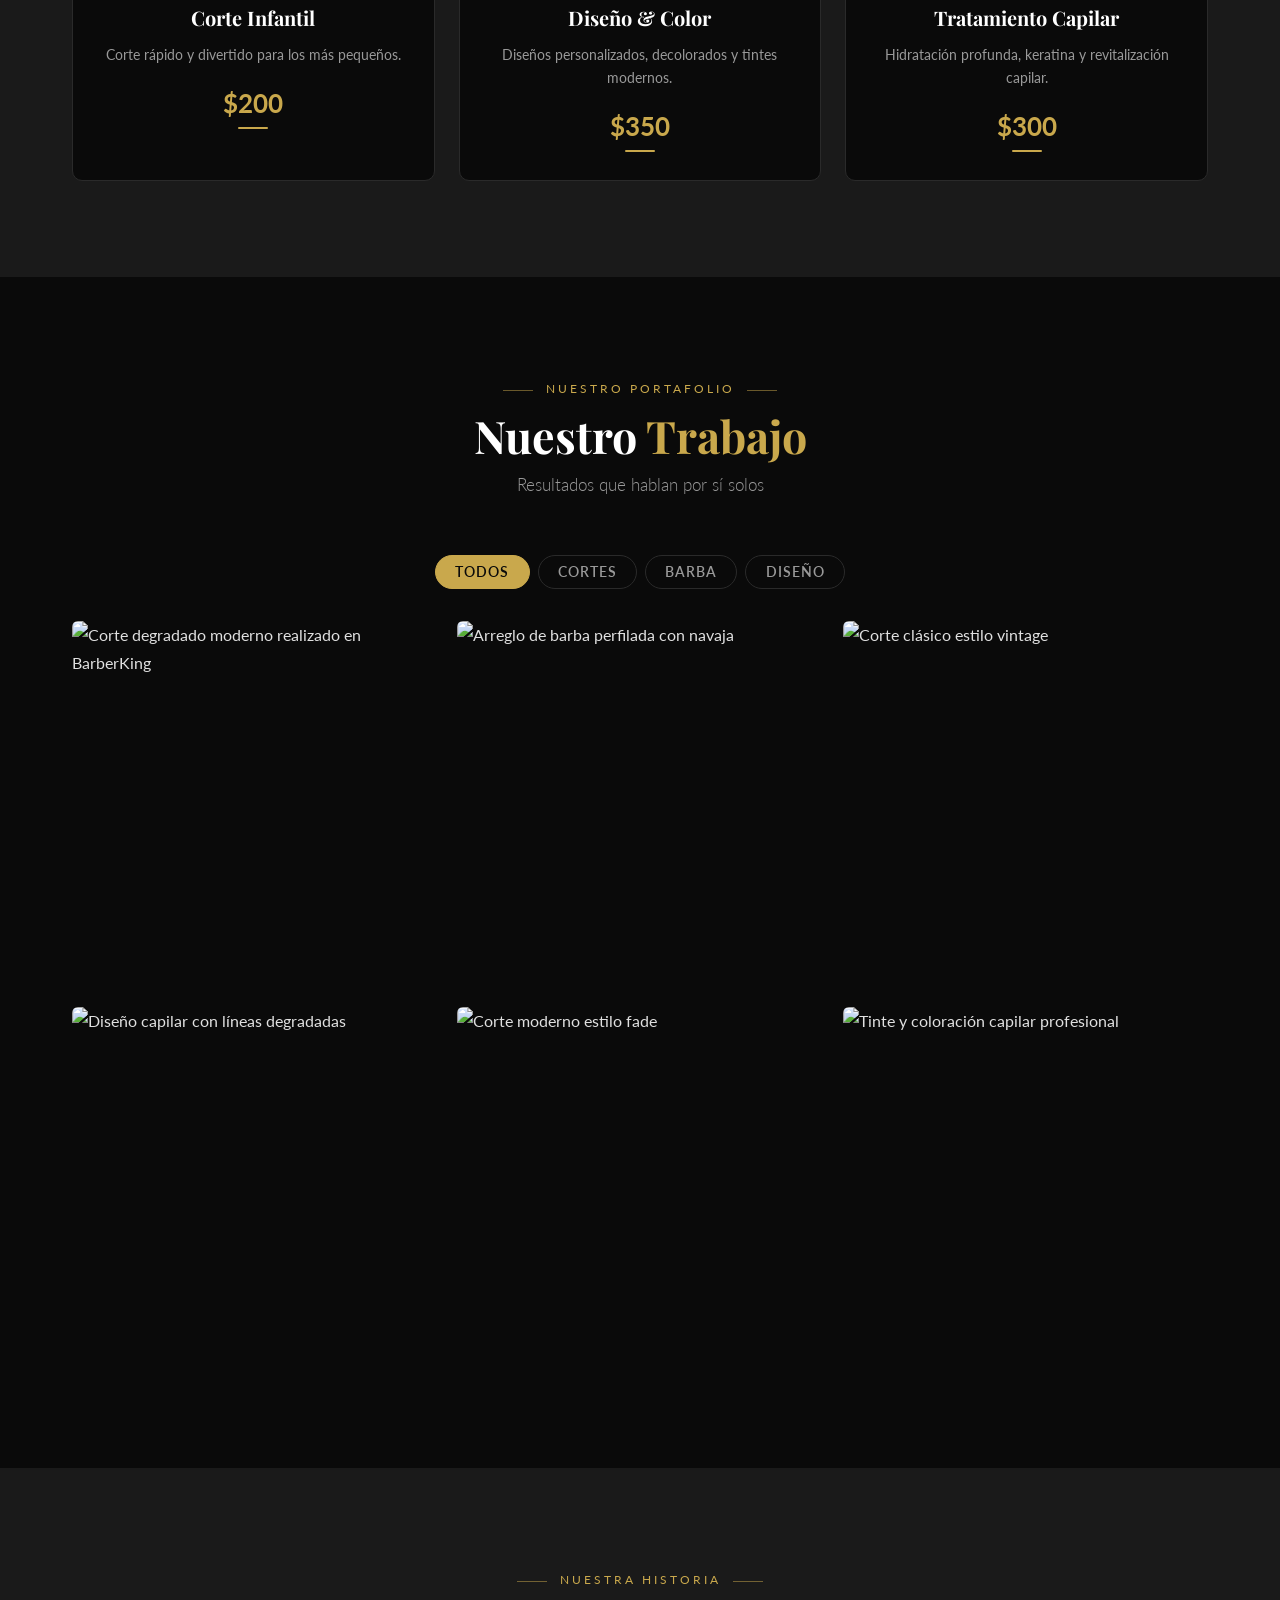
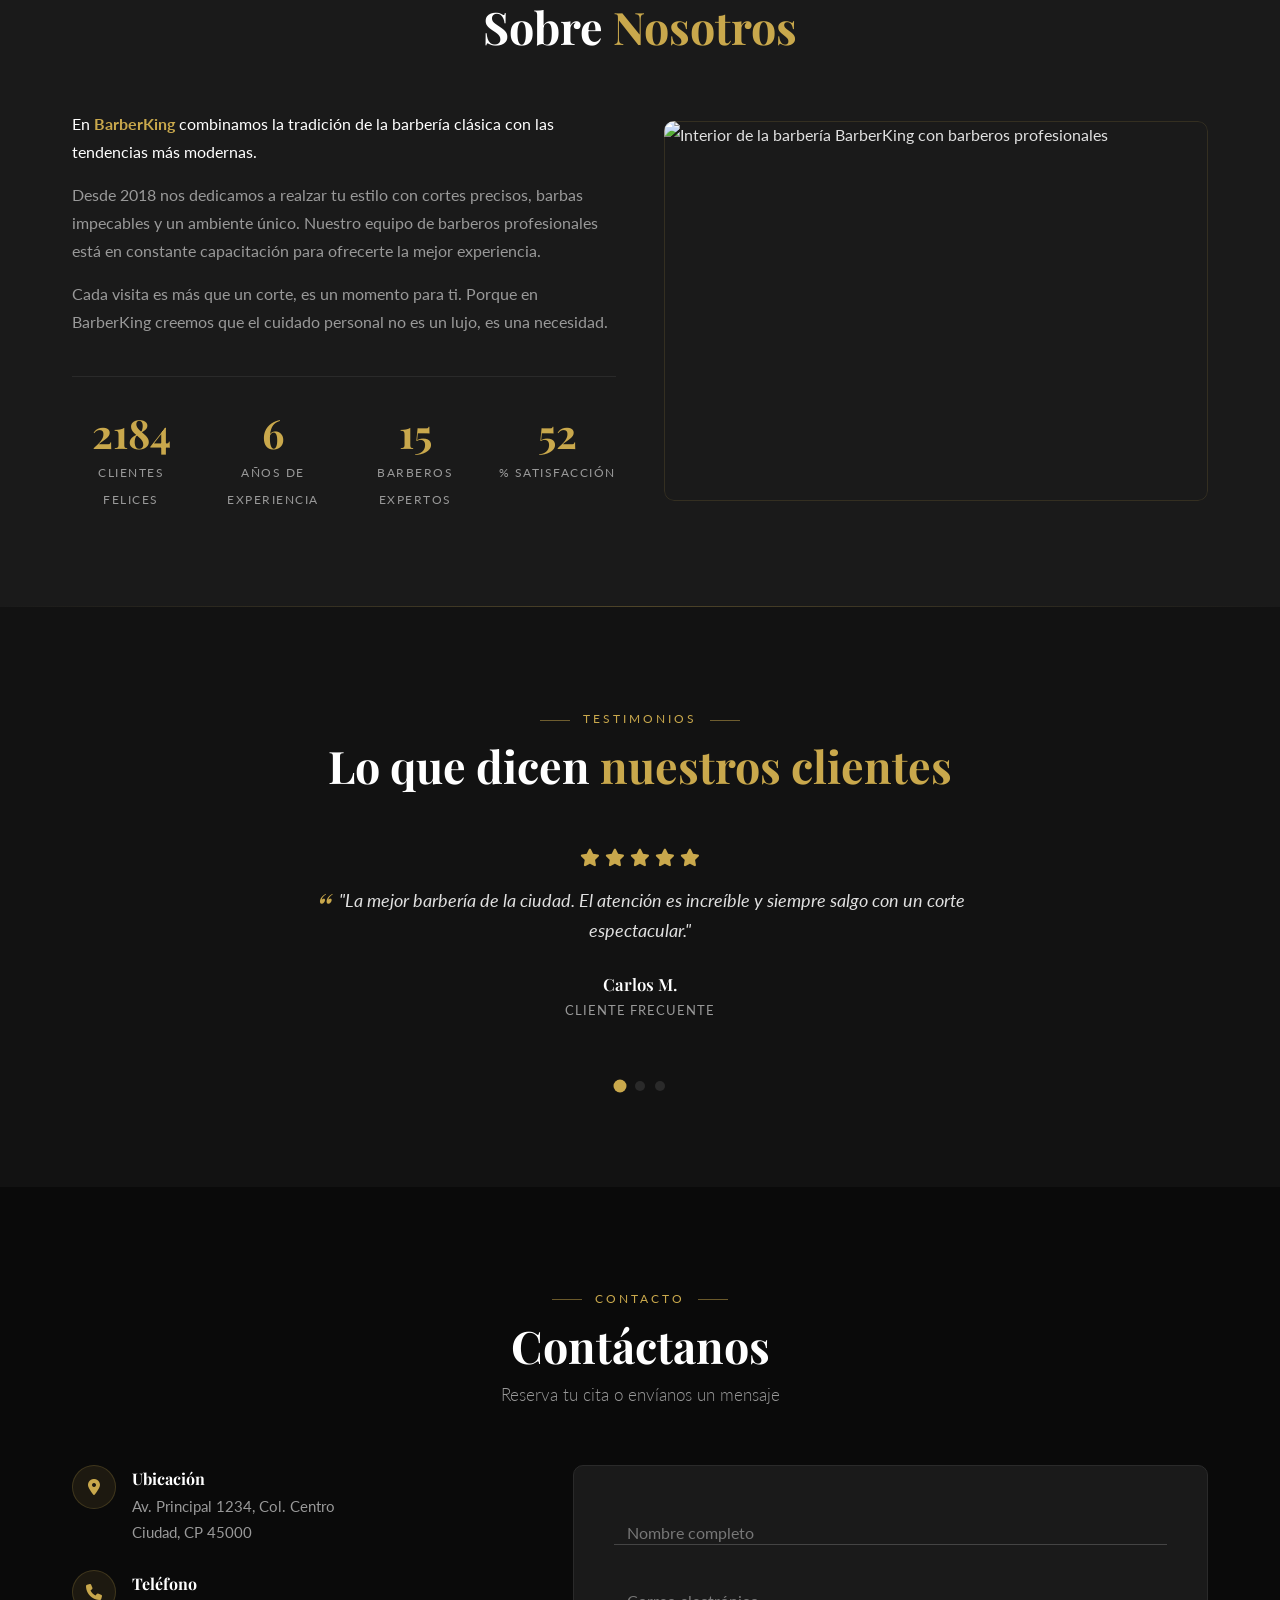
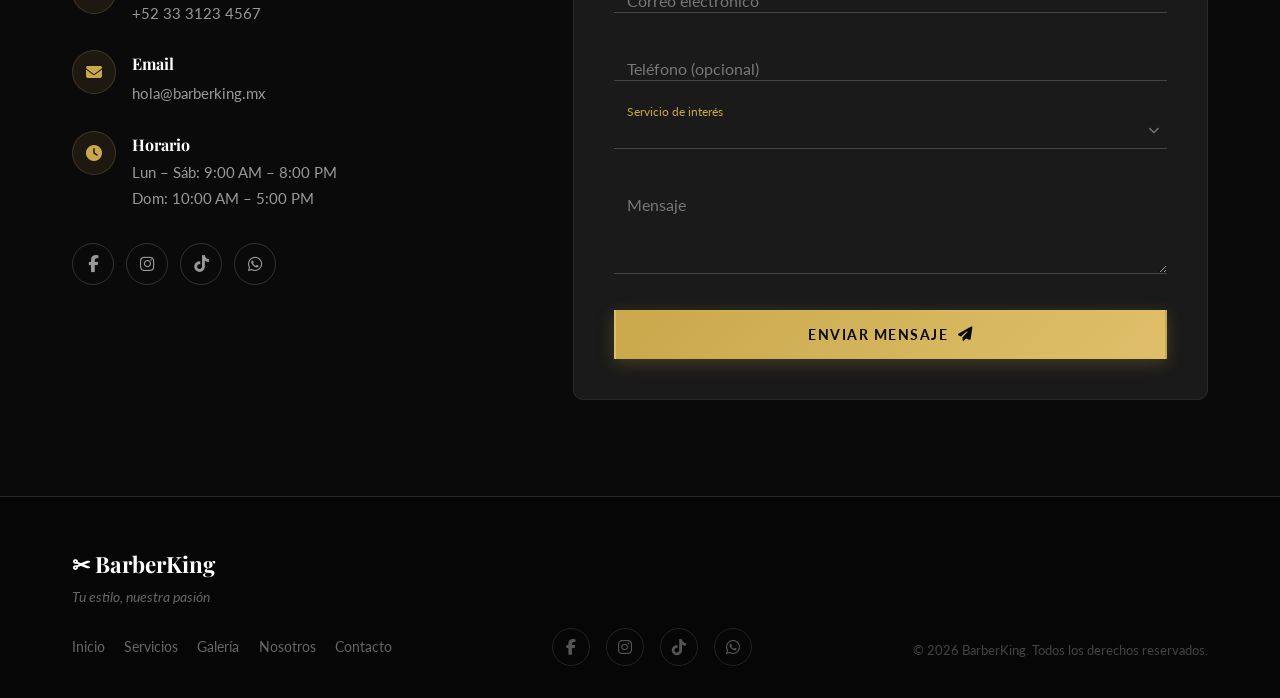
<file: barberia/index.html>
<!DOCTYPE html>
<html lang="es">
<head>
  <meta charset="UTF-8" />
  <meta name="viewport" content="width=device-width, initial-scale=1.0" />
  <title>BarberKing &mdash; Barber&iacute;a Premium</title>
  <meta name="description" content="BarberKing - Tu barbería de confianza. Cortes modernos, barba tradicional y la mejor experiencia." />
  <meta name="theme-color" content="#0a0a0a" />

  <!-- Google Fonts -->
  <link rel="preconnect" href="https://fonts.googleapis.com" />
  <link rel="preconnect" href="https://fonts.gstatic.com" crossorigin />
  <link
    href="https://fonts.googleapis.com/css2?family=Playfair+Display:wght@400;600;700&family=Lato:wght@300;400;700&display=swap"
    rel="stylesheet"
  />

  <!-- Font Awesome 6 -->
  <link
    rel="stylesheet"
    href="https://cdnjs.cloudflare.com/ajax/libs/font-awesome/6.5.0/css/all.min.css"
  />

  <!-- Styles -->
  <link rel="stylesheet" href="css/styles.css" />
</head>
<body>

  <!-- ===== LOADER ===== -->
  <div class="loader" id="loader">
    <div class="loader__content">
      <span class="loader__icon">&#9986;</span>
      <span class="loader__brand">BarberKing</span>
      <div class="loader__bar"><span></span></div>
    </div>
  </div>

  <!-- ===== HEADER ===== -->
  <header class="header" id="header">
    <div class="container header__inner">
      <a href="#" class="header__logo">
        <span class="header__logo-icon">&#9986;</span>
        Barber<span class="header__logo--accent">King</span>
      </a>

      <button class="header__toggle" id="menuToggle" aria-label="Abrir men&uacute;" aria-expanded="false">
        <span></span>
        <span></span>
        <span></span>
      </button>

      <nav class="header__nav" id="nav" aria-label="Navegaci&oacute;n principal">
        <ul class="header__menu">
          <li><a href="#hero" class="header__link" data-delay="0">Inicio</a></li>
          <li><a href="#services" class="header__link" data-delay="0.1">Servicios</a></li>
          <li><a href="#gallery" class="header__link" data-delay="0.2">Galer&iacute;a</a></li>
          <li><a href="#about" class="header__link" data-delay="0.3">Nosotros</a></li>
          <li><a href="#contact" class="header__link" data-delay="0.4">Contacto</a></li>
        </ul>
      </nav>
    </div>
  </header>

  <!-- ===== MAIN ===== -->
  <main>

    <!-- ===== HERO ===== -->
    <section class="hero" id="hero">
      <div class="hero__overlay"></div>

      <!-- Partículas decorativas -->
      <div class="hero__particles" id="particles" aria-hidden="true"></div>

      <div class="container hero__body">
        <p class="hero__badge">&#9986; Desde 2018</p>
        <h1 class="hero__title" id="heroTitle">
          <span class="hero__title-line">Estilo que</span>
          <span class="hero__title-line hero__title-line--gold">habla por ti</span>
        </h1>
        <p class="hero__subtitle">Cortes modernos, tradici&oacute;n artesanal y la mejor experiencia para tu look.</p>
        <div class="hero__actions">
          <a href="#contact" class="btn btn--primary">Agenda tu cita</a>
          <a href="#gallery" class="btn btn--outline">Ver trabajos</a>
        </div>
      </div>

      <div class="hero__scroll" aria-hidden="true">
        <span class="hero__scroll-text">Scroll</span>
        <span class="hero__scroll-line"></span>
      </div>
    </section>

    <!-- ===== SERVICES ===== -->
    <section class="section services" id="services">
      <div class="container">
        <header class="section__header">
          <span class="section__tag">Nuestros Servicios</span>
          <h2 class="section__title">Servicios <span class="text--gold">&amp; Precios</span></h2>
          <p class="section__desc">Calidad premium a precios justos</p>
        </header>

        <div class="services__grid">

          <article class="service" data-delay="0">
            <div class="service__icon"><i class="fa-solid fa-scissors"></i></div>
            <h3 class="service__title">Corte Cl&aacute;sico</h3>
            <p class="service__desc">Corte a tijera o m&aacute;quina con acabado a navaja y toalla caliente.</p>
            <span class="service__price">$250</span>
            <div class="service__shine"></div>
          </article>

          <article class="service" data-delay="0.1">
            <div class="service__icon"><i class="fa-solid fa-razor"></i></div>
            <h3 class="service__title">Arreglo de Barba</h3>
            <p class="service__desc">Delineado con navaja, toalla caliente y b&aacute;lsamo hidratante.</p>
            <span class="service__price">$180</span>
            <div class="service__shine"></div>
          </article>

          <article class="service" data-delay="0.2">
            <div class="service__icon"><i class="fa-solid fa-hand-sparkles"></i></div>
            <h3 class="service__title">Corte + Barba</h3>
            <p class="service__desc">Nuestro combo estrella: corte y barba completos.</p>
            <span class="service__price">$380</span>
            <div class="service__shine"></div>
          </article>

          <article class="service" data-delay="0.3">
            <div class="service__icon"><i class="fa-solid fa-child"></i></div>
            <h3 class="service__title">Corte Infantil</h3>
            <p class="service__desc">Corte r&aacute;pido y divertido para los m&aacute;s peque&ntilde;os.</p>
            <span class="service__price">$200</span>
            <div class="service__shine"></div>
          </article>

          <article class="service" data-delay="0.4">
            <div class="service__icon"><i class="fa-solid fa-palette"></i></div>
            <h3 class="service__title">Dise&ntilde;o &amp; Color</h3>
            <p class="service__desc">Dise&ntilde;os personalizados, decolorados y tintes modernos.</p>
            <span class="service__price">$350</span>
            <div class="service__shine"></div>
          </article>

          <article class="service" data-delay="0.5">
            <div class="service__icon"><i class="fa-solid fa-spa"></i></div>
            <h3 class="service__title">Tratamiento Capilar</h3>
            <p class="service__desc">Hidrataci&oacute;n profunda, keratina y revitalizaci&oacute;n capilar.</p>
            <span class="service__price">$300</span>
            <div class="service__shine"></div>
          </article>

        </div>
      </div>
    </section>

    <!-- ===== GALLERY ===== -->
    <section class="section gallery" id="gallery">
      <div class="container">
        <header class="section__header">
          <span class="section__tag">Nuestro Portafolio</span>
          <h2 class="section__title">Nuestro <span class="text--gold">Trabajo</span></h2>
          <p class="section__desc">Resultados que hablan por s&iacute; solos</p>
        </header>

        <div class="gallery__filters">
          <button class="gallery__filter is-active" data-filter="all">Todos</button>
          <button class="gallery__filter" data-filter="corte">Cortes</button>
          <button class="gallery__filter" data-filter="barba">Barba</button>
          <button class="gallery__filter" data-filter="diseno">Dise&ntilde;o</button>
        </div>

        <div class="gallery__grid" id="galleryGrid">

          <figure class="gallery__item" data-category="corte" data-delay="0">
            <img
              src="https://images.unsplash.com/photo-1599351431202-1e0f0137899a?w=600&q=80"
              alt="Corte degradado moderno realizado en BarberKing"
              loading="lazy"
            />
            <figcaption class="gallery__caption">
              <span class="gallery__caption-title">Corte Degradado</span>
              <span class="gallery__caption-icon"><i class="fa-solid fa-magnifying-glass-plus"></i></span>
            </figcaption>
          </figure>

          <figure class="gallery__item" data-category="barba" data-delay="0.1">
            <img
              src="https://images.unsplash.com/photo-1596728325488-58c87691e9af?w=600&q=80"
              alt="Arreglo de barba perfilada con navaja"
              loading="lazy"
            />
            <figcaption class="gallery__caption">
              <span class="gallery__caption-title">Barba Perfilada</span>
              <span class="gallery__caption-icon"><i class="fa-solid fa-magnifying-glass-plus"></i></span>
            </figcaption>
          </figure>

          <figure class="gallery__item" data-category="corte" data-delay="0.2">
            <img
              src="https://images.unsplash.com/photo-1621607512214-68297480165e?w=600&q=80"
              alt="Corte clásico estilo vintage"
              loading="lazy"
            />
            <figcaption class="gallery__caption">
              <span class="gallery__caption-title">Corte Cl&aacute;sico</span>
              <span class="gallery__caption-icon"><i class="fa-solid fa-magnifying-glass-plus"></i></span>
            </figcaption>
          </figure>

          <figure class="gallery__item" data-category="diseno" data-delay="0.3">
            <img
              src="https://images.unsplash.com/photo-1567894340315-735d7c361db7?w=600&q=80"
              alt="Diseño capilar con líneas degradadas"
              loading="lazy"
            />
            <figcaption class="gallery__caption">
              <span class="gallery__caption-title">Dise&ntilde;o Capilar</span>
              <span class="gallery__caption-icon"><i class="fa-solid fa-magnifying-glass-plus"></i></span>
            </figcaption>
          </figure>

          <figure class="gallery__item" data-category="corte" data-delay="0.4">
            <img
              src="https://images.unsplash.com/photo-1593702288056-2a16027bd65e?w=600&q=80"
              alt="Corte moderno estilo fade"
              loading="lazy"
            />
            <figcaption class="gallery__caption">
              <span class="gallery__caption-title">Modern Fade</span>
              <span class="gallery__caption-icon"><i class="fa-solid fa-magnifying-glass-plus"></i></span>
            </figcaption>
          </figure>

          <figure class="gallery__item" data-category="diseno" data-delay="0.5">
            <img
              src="https://images.unsplash.com/photo-1634302086191-84e6cadb23f9?w=600&q=80"
              alt="Tinte y coloración capilar profesional"
              loading="lazy"
            />
            <figcaption class="gallery__caption">
              <span class="gallery__caption-title">Tinte &amp; Color</span>
              <span class="gallery__caption-icon"><i class="fa-solid fa-magnifying-glass-plus"></i></span>
            </figcaption>
          </figure>

        </div>
      </div>
    </section>

    <!-- ===== ABOUT ===== -->
    <section class="section about" id="about">
      <div class="container">
        <header class="section__header">
          <span class="section__tag">Nuestra Historia</span>
          <h2 class="section__title">Sobre <span class="text--gold">Nosotros</span></h2>
        </header>

        <div class="about__inner">
          <div class="about__content">
            <p class="about__lead">
              En <strong>BarberKing</strong> combinamos la tradici&oacute;n de la barber&iacute;a cl&aacute;sica
              con las tendencias m&aacute;s modernas.
            </p>
            <p>
              Desde 2018 nos dedicamos a realzar tu estilo con cortes precisos, barbas impecables
              y un ambiente &uacute;nico. Nuestro equipo de barberos profesionales est&aacute; en
              constante capacitaci&oacute;n para ofrecerte la mejor experiencia.
            </p>
            <p>
              Cada visita es m&aacute;s que un corte, es un momento para ti. Porque en BarberKing
              creemos que el cuidado personal no es un lujo, es una necesidad.
            </p>

            <div class="about__stats">
              <div class="about__stat">
                <span class="about__stat-number" data-count="5000">0</span>
                <span class="about__stat-label">Clientes Felices</span>
              </div>
              <div class="about__stat">
                <span class="about__stat-number" data-count="6">0</span>
                <span class="about__stat-label">A&ntilde;os de Experiencia</span>
              </div>
              <div class="about__stat">
                <span class="about__stat-number" data-count="15">0</span>
                <span class="about__stat-label">Barberos Expertos</span>
              </div>
              <div class="about__stat">
                <span class="about__stat-number" data-count="98">0</span>
                <span class="about__stat-label">% Satisfacci&oacute;n</span>
              </div>
            </div>
          </div>

          <figure class="about__figure about__figure--1">
            <img
              src="https://images.unsplash.com/photo-1585747861115-7bb0a8ba8b9d?w=700&q=80"
              alt="Interior de la barbería BarberKing con barberos profesionales"
              loading="lazy"
            />
          </figure>
        </div>
      </div>
    </section>

    <!-- ===== TESTIMONIALS ===== -->
    <section class="section testimonials" id="testimonials">
      <div class="container">
        <header class="section__header">
          <span class="section__tag">Testimonios</span>
          <h2 class="section__title">Lo que dicen <span class="text--gold">nuestros clientes</span></h2>
        </header>

        <div class="testimonials__slider" id="testimonialSlider">
          <article class="testimonial is-active">
            <div class="testimonial__stars">
              <i class="fa-solid fa-star"></i>
              <i class="fa-solid fa-star"></i>
              <i class="fa-solid fa-star"></i>
              <i class="fa-solid fa-star"></i>
              <i class="fa-solid fa-star"></i>
            </div>
            <blockquote class="testimonial__text">
              "La mejor barbería de la ciudad. El atención es increíble y siempre salgo con un corte espectacular."
            </blockquote>
            <div class="testimonial__author">
              <span class="testimonial__name">Carlos M.</span>
              <span class="testimonial__role">Cliente frecuente</span>
            </div>
          </article>

          <article class="testimonial">
            <div class="testimonial__stars">
              <i class="fa-solid fa-star"></i>
              <i class="fa-solid fa-star"></i>
              <i class="fa-solid fa-star"></i>
              <i class="fa-solid fa-star"></i>
              <i class="fa-solid fa-star"></i>
            </div>
            <blockquote class="testimonial__text">
              "Desde que voy a BarberKing no cambio de barbero. El combo corte + barba es mi favorito. 100% recomendado."
            </blockquote>
            <div class="testimonial__author">
              <span class="testimonial__name">Andr&eacute;s G.</span>
              <span class="testimonial__role">Cliente 3 a&ntilde;os</span>
            </div>
          </article>

          <article class="testimonial">
            <div class="testimonial__stars">
              <i class="fa-solid fa-star"></i>
              <i class="fa-solid fa-star"></i>
              <i class="fa-solid fa-star"></i>
              <i class="fa-solid fa-star"></i>
              <i class="fa-solid fa-star"></i>
            </div>
            <blockquote class="testimonial__text">
              "Profesionalismo y calidad. El ambiente es único y siempre te hacen sentir como en casa. ¡Excelente servicio!"
            </blockquote>
            <div class="testimonial__author">
              <span class="testimonial__name">Roberto L.</span>
              <span class="testimonial__role">Cliente frecuente</span>
            </div>
          </article>
        </div>

        <div class="testimonials__dots" id="testimonialDots">
          <button class="testimonials__dot is-active" data-index="0" aria-label="Testimonio 1"></button>
          <button class="testimonials__dot" data-index="1" aria-label="Testimonio 2"></button>
          <button class="testimonials__dot" data-index="2" aria-label="Testimonio 3"></button>
        </div>
      </div>
    </section>

    <!-- ===== CONTACT ===== -->
    <section class="section contact" id="contact">
      <div class="container">
        <header class="section__header">
          <span class="section__tag">Contacto</span>
          <h2 class="section__title">Cont&aacute;ctanos</h2>
          <p class="section__desc">Reserva tu cita o env&iacute;anos un mensaje</p>
        </header>

        <div class="contact__grid">

          <div class="contact__info">
            <article class="contact__item">
              <span class="contact__item-circle"><i class="fa-solid fa-location-dot"></i></span>
              <div>
                <h3 class="contact__item-title">Ubicaci&oacute;n</h3>
                <p class="contact__item-text">Av. Principal 1234, Col. Centro<br />Ciudad, CP 45000</p>
              </div>
            </article>

            <article class="contact__item">
              <span class="contact__item-circle"><i class="fa-solid fa-phone"></i></span>
              <div>
                <h3 class="contact__item-title">Tel&eacute;fono</h3>
                <a href="tel:+523331234567" class="contact__item-link">+52 33 3123 4567</a>
              </div>
            </article>

            <article class="contact__item">
              <span class="contact__item-circle"><i class="fa-solid fa-envelope"></i></span>
              <div>
                <h3 class="contact__item-title">Email</h3>
                <a href="mailto:hola@barberking.mx" class="contact__item-link">hola@barberking.mx</a>
              </div>
            </article>

            <article class="contact__item">
              <span class="contact__item-circle"><i class="fa-solid fa-clock"></i></span>
              <div>
                <h3 class="contact__item-title">Horario</h3>
                <p class="contact__item-text">Lun &ndash; S&aacute;b: 9:00 AM &ndash; 8:00 PM<br />Dom: 10:00 AM &ndash; 5:00 PM</p>
              </div>
            </article>

            <div class="contact__social">
              <a href="#" class="contact__social-link" aria-label="Facebook"><i class="fa-brands fa-facebook-f"></i></a>
              <a href="#" class="contact__social-link" aria-label="Instagram"><i class="fa-brands fa-instagram"></i></a>
              <a href="#" class="contact__social-link" aria-label="TikTok"><i class="fa-brands fa-tiktok"></i></a>
              <a href="#" class="contact__social-link" aria-label="WhatsApp"><i class="fa-brands fa-whatsapp"></i></a>
            </div>
          </div>

          <form class="contact__form" id="contactForm" novalidate>
            <div class="form-group">
              <input type="text" id="name" name="name" class="form-group__input" placeholder=" " required />
              <label for="name" class="form-group__label">Nombre completo</label>
              <span class="form-group__error">El nombre es obligatorio</span>
            </div>

            <div class="form-group">
              <input type="email" id="email" name="email" class="form-group__input" placeholder=" " required />
              <label for="email" class="form-group__label">Correo electr&oacute;nico</label>
              <span class="form-group__error">Ingresa un correo v&aacute;lido</span>
            </div>

            <div class="form-group">
              <input type="tel" id="phone" name="phone" class="form-group__input" placeholder=" " />
              <label for="phone" class="form-group__label">Tel&eacute;fono (opcional)</label>
            </div>

            <div class="form-group">
              <div class="form-group__select-wrap">
                <select id="service" name="service" class="form-group__input form-group__input--select">
                  <option value="" disabled selected></option>
                  <option value="corte">Corte Clásico</option>
                  <option value="barba">Arreglo de Barba</option>
                  <option value="combo">Corte + Barba</option>
                  <option value="infantil">Corte Infantil</option>
                  <option value="diseno">Diseño & Color</option>
                  <option value="otro">Otro</option>
                </select>
                <label for="service" class="form-group__label">Servicio de inter&eacute;s</label>
              </div>
            </div>

            <div class="form-group">
              <textarea id="message" name="message" class="form-group__input form-group__input--textarea" rows="4" placeholder=" " required></textarea>
              <label for="message" class="form-group__label">Mensaje</label>
              <span class="form-group__error">El mensaje debe tener al menos 10 caracteres</span>
            </div>

            <button type="submit" class="btn btn--primary btn--full">
              <span>Enviar mensaje</span>
              <i class="fa-solid fa-paper-plane"></i>
            </button>

            <p class="form-success" id="formSuccess">
              <i class="fa-solid fa-circle-check"></i>
              Mensaje enviado con &eacute;xito. Te contactaremos pronto.
            </p>
          </form>

        </div>
      </div>
    </section>

  </main>

  <!-- ===== FOOTER ===== -->
  <footer class="footer">
    <div class="container footer__inner">
      <div class="footer__brand">
        <span class="footer__logo">&#9986; BarberKing</span>
        <p class="footer__tagline">Tu estilo, nuestra pasi&oacute;n</p>
      </div>

      <div class="footer__links">
        <a href="#hero">Inicio</a>
        <a href="#services">Servicios</a>
        <a href="#gallery">Galer&iacute;a</a>
        <a href="#about">Nosotros</a>
        <a href="#contact">Contacto</a>
      </div>

      <div class="footer__social">
        <a href="#" class="footer__social-link" aria-label="Facebook"><i class="fa-brands fa-facebook-f"></i></a>
        <a href="#" class="footer__social-link" aria-label="Instagram"><i class="fa-brands fa-instagram"></i></a>
        <a href="#" class="footer__social-link" aria-label="TikTok"><i class="fa-brands fa-tiktok"></i></a>
        <a href="#" class="footer__social-link" aria-label="WhatsApp"><i class="fa-brands fa-whatsapp"></i></a>
      </div>

      <p class="footer__copy">&copy; 2026 BarberKing. Todos los derechos reservados.</p>
    </div>
  </footer>

  <!-- ===== BACK TO TOP ===== -->
  <a href="#hero" class="back-to-top" id="backToTop" aria-label="Volver arriba">
    <i class="fa-solid fa-chevron-up"></i>
  </a>

  <!-- Script -->
  <script src="js/main.js"></script>
</body>
</html>
</file>
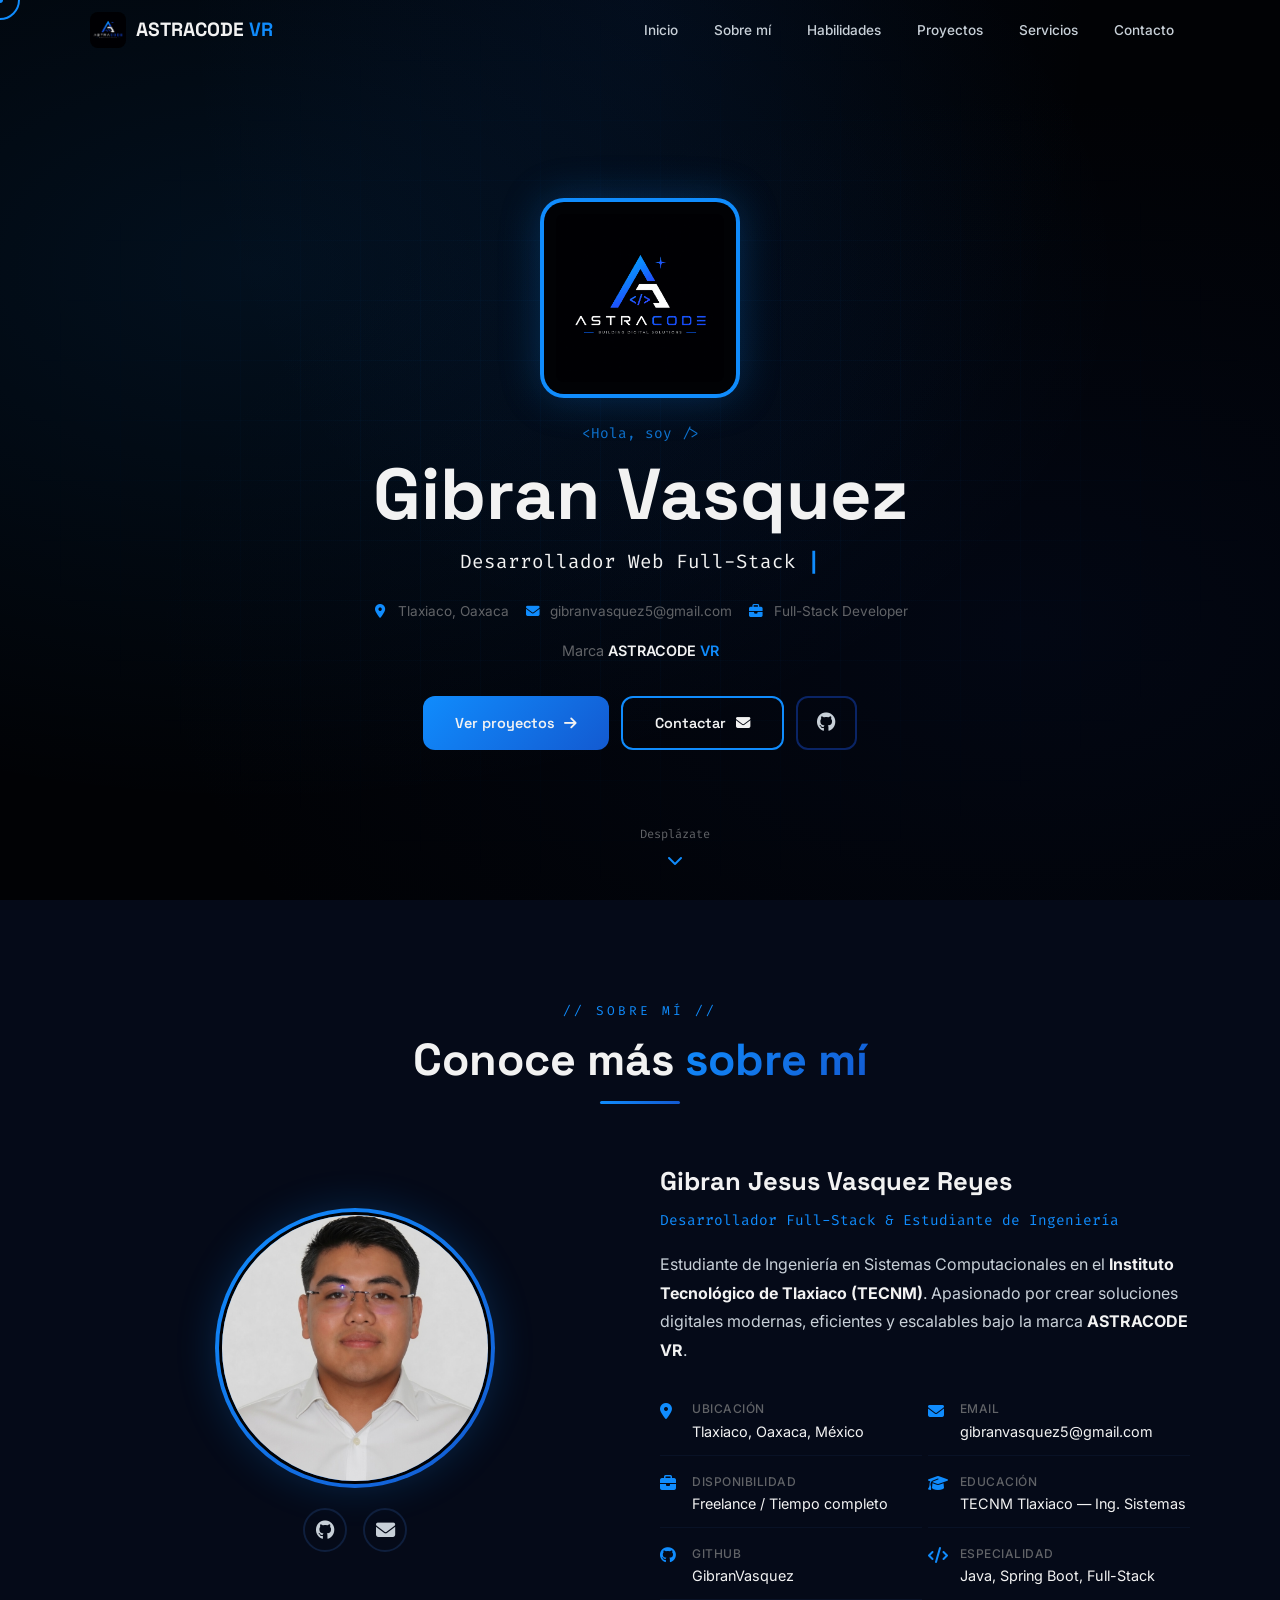
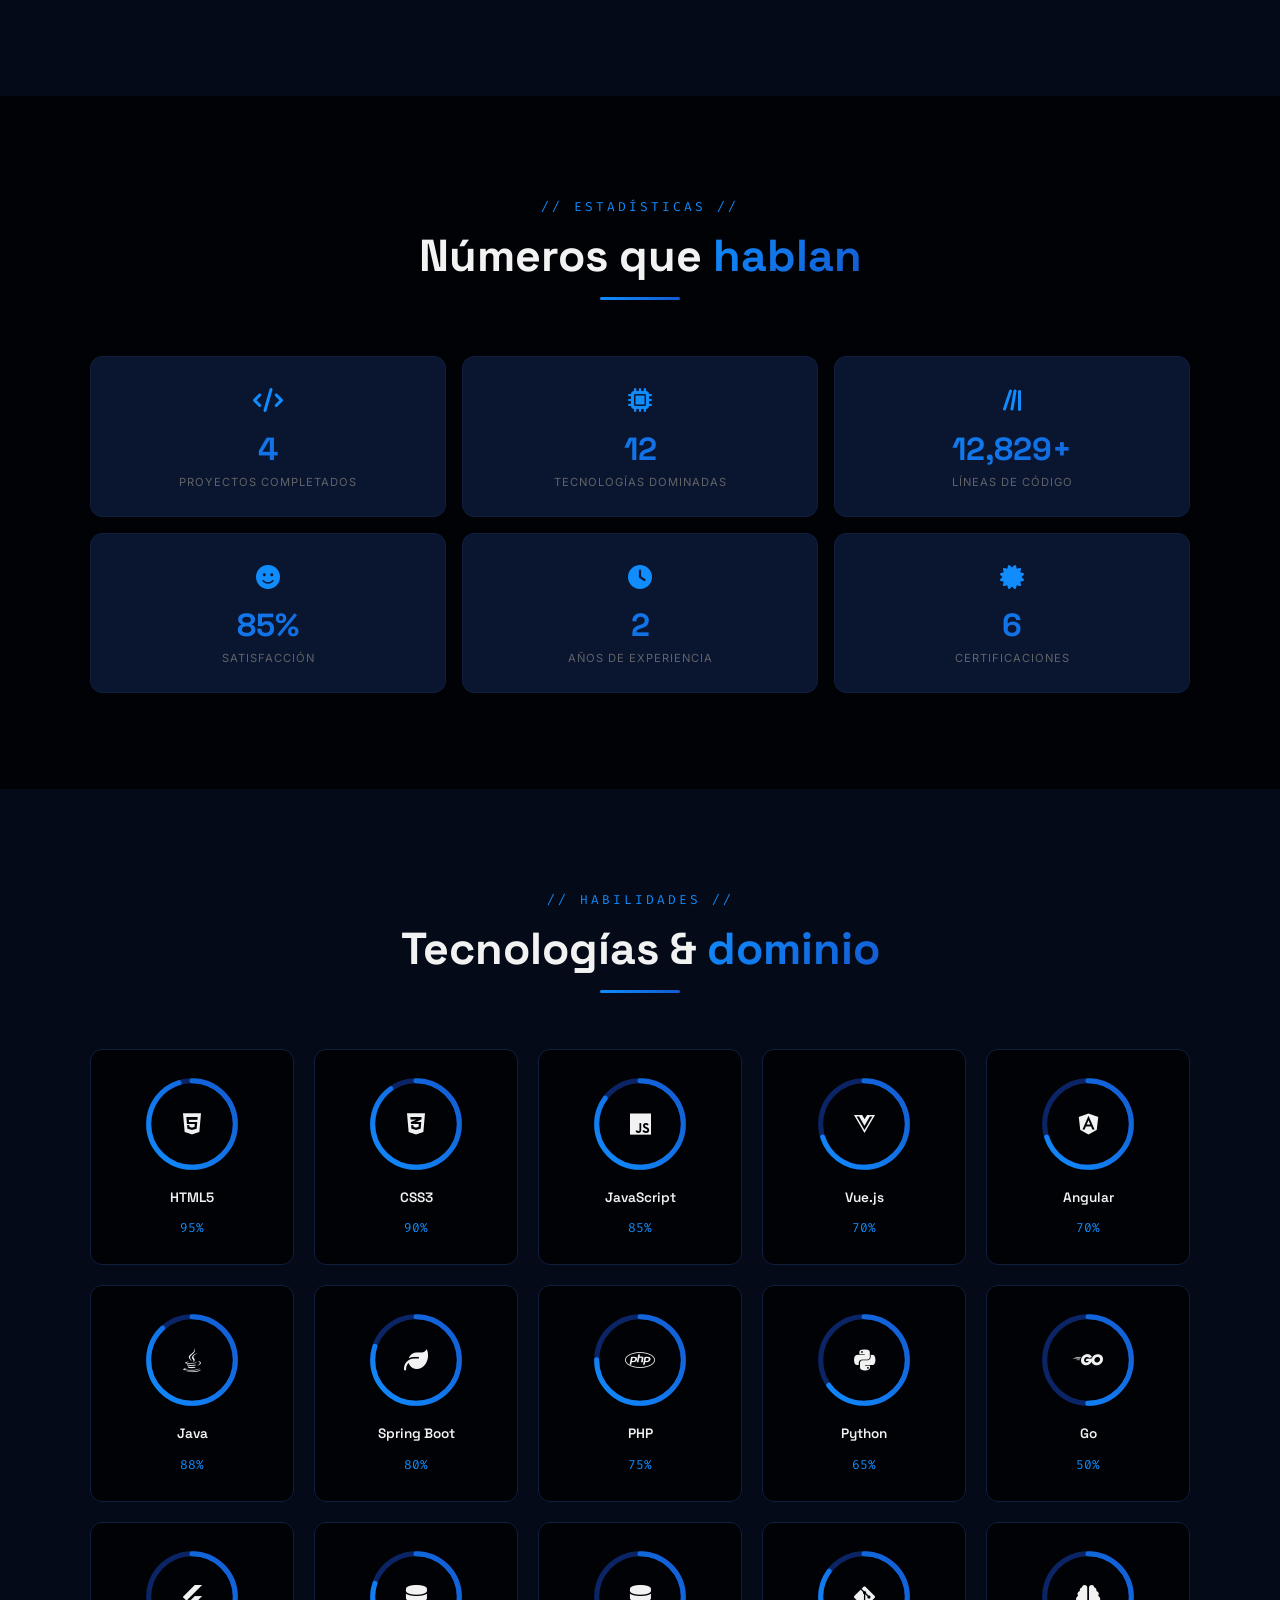
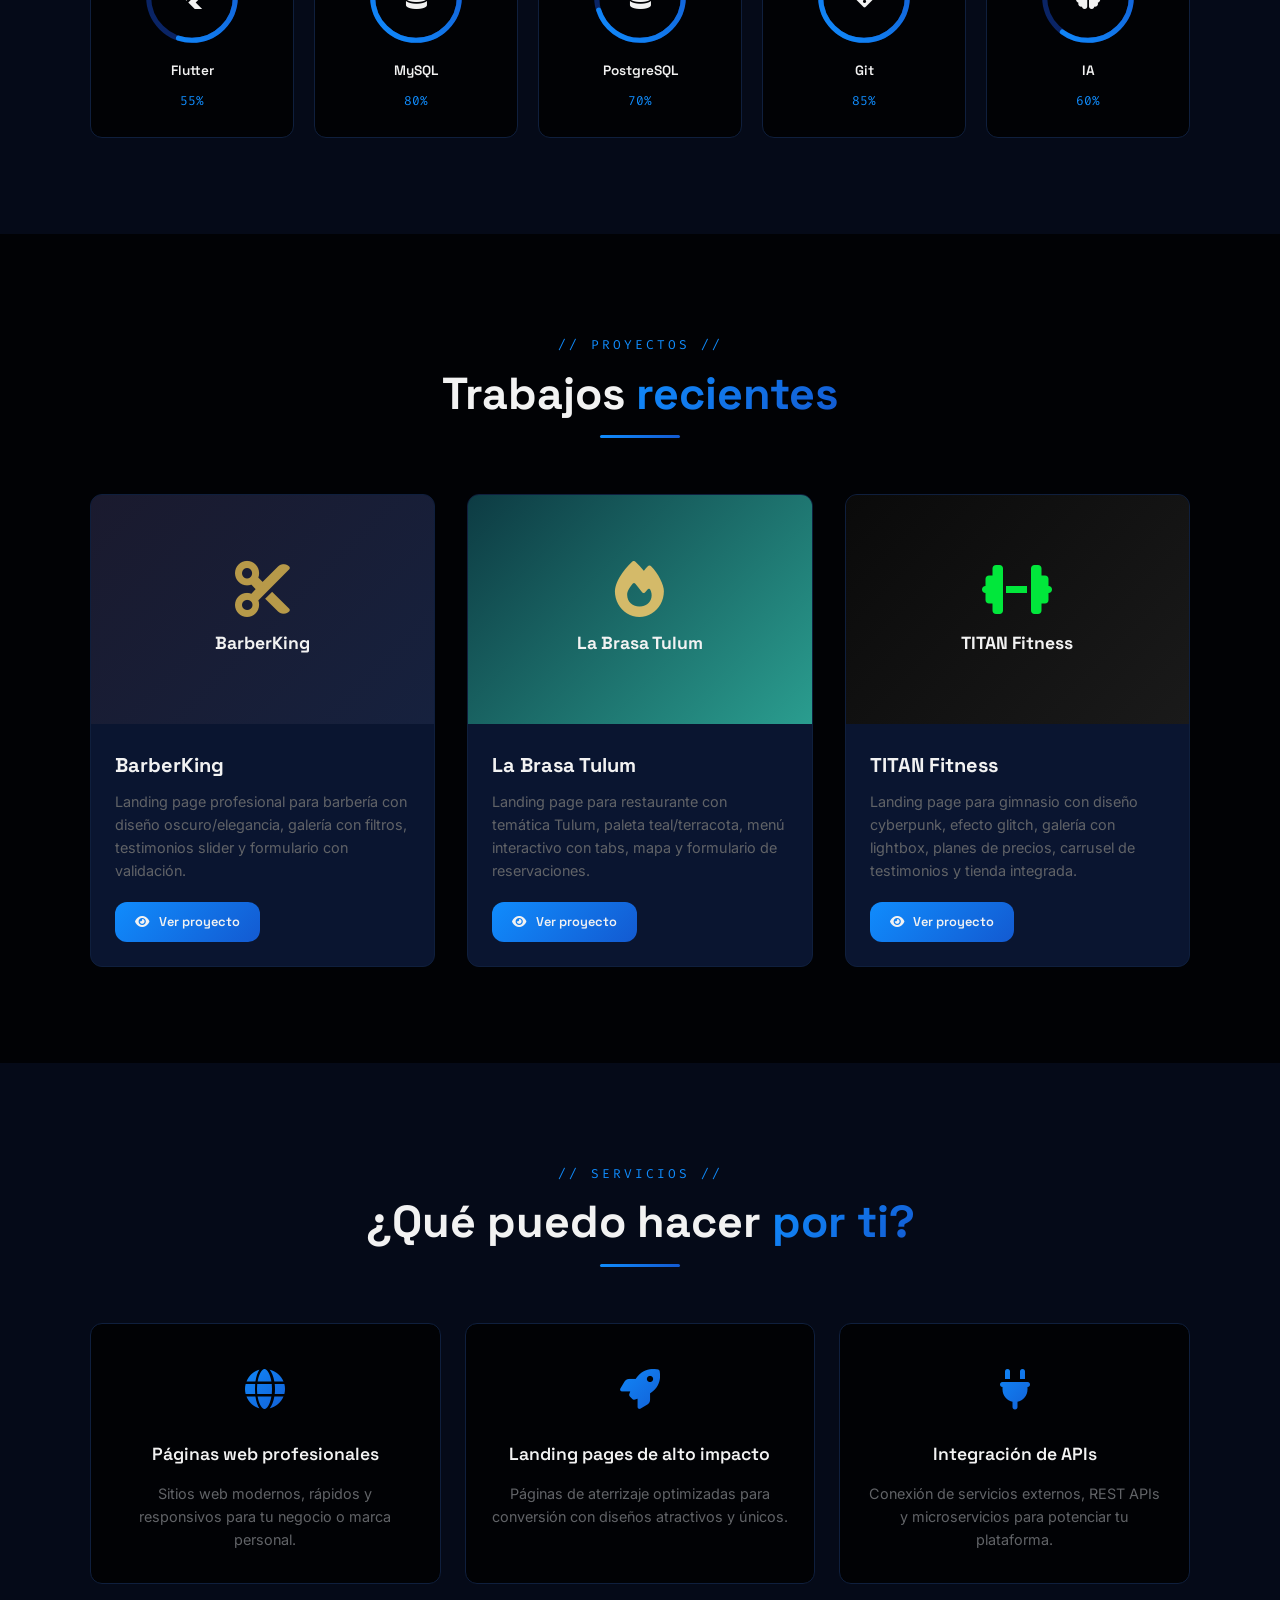
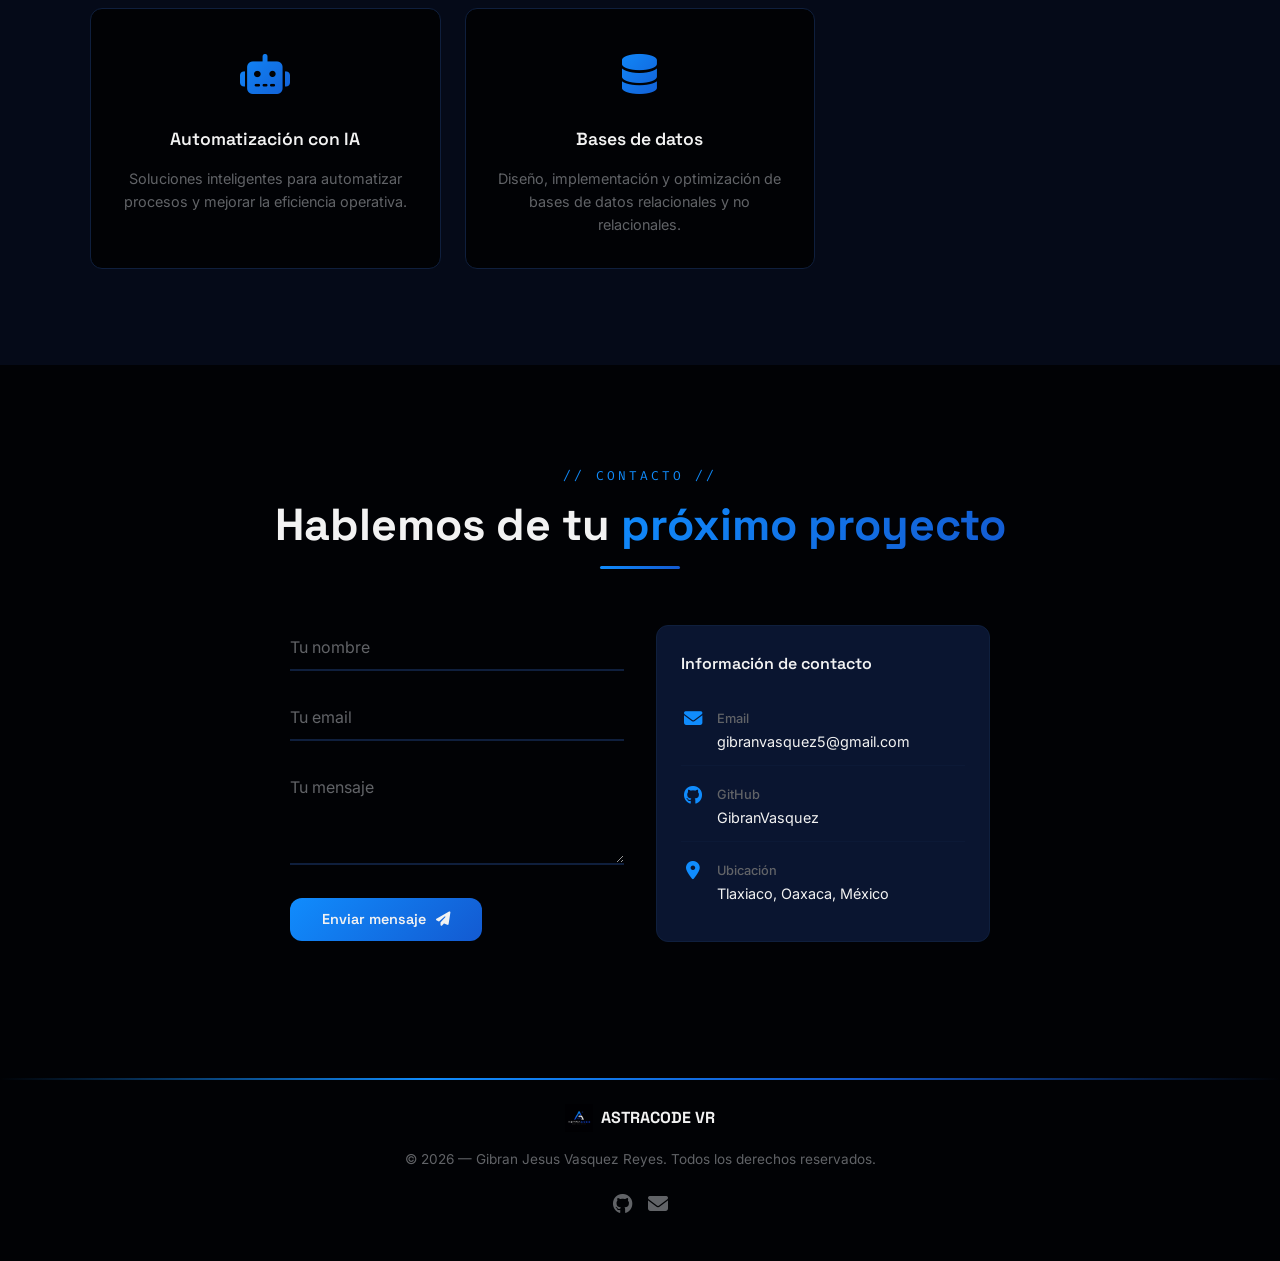
<file: Portafolio/index.html>
<!DOCTYPE html>
<html lang="es">
<head>
  <meta charset="UTF-8" />
  <meta name="viewport" content="width=device-width, initial-scale=1.0" />
  <title>ASTRACODE VR — Gibran Vasquez</title>
  <meta name="description" content="Portafolio de Gibran Jesus Vasquez Reyes — Desarrollador Full-Stack bajo la marca ASTRACODE VR." />
  <meta name="theme-color" content="#010205" />

  <link rel="preconnect" href="https://fonts.googleapis.com" />
  <link rel="preconnect" href="https://fonts.gstatic.com" crossorigin />
  <link
    href="https://fonts.googleapis.com/css2?family=Space+Grotesk:wght@400;500;600;700&family=Inter:wght@300;400;500;600&family=Fira+Code:wght@400;500&display=swap"
    rel="stylesheet"
  />
  <link
    rel="stylesheet"
    href="https://cdnjs.cloudflare.com/ajax/libs/font-awesome/6.5.0/css/all.min.css"
  />
  <link rel="stylesheet" href="css/styles.css" />
</head>
<body>

  <!-- LOADER -->
  <div class="astraloader" id="astraloader" aria-hidden="true">
    <div class="astraloader__content">
      <div class="astraloader__logo">
        <img src="img/Logo%20empresa.png" alt="ASTRACODE VR" class="astraloader__logo-img" />
      </div>
      <div class="astraloader__bar">
        <div class="astraloader__bar-fill" id="loaderBar"></div>
      </div>
      <p class="astraloader__text">Inicializando sistemas...</p>
    </div>
  </div>

  <!-- CURSOR (desktop only) -->
  <div class="astracursor" id="astracursor" aria-hidden="true">
    <div class="astracursor__ring" id="cursorRing"></div>
    <div class="astracursor__dot" id="cursorDot"></div>
  </div>

  <!-- NAVBAR -->
  <header class="astranav" id="astranav">
    <div class="astranav__inner">
      <a href="#hero" class="astranav__logo">
        <img src="img/Logo%20empresa.png" alt="ASTRACODE VR" class="astranav__logo-img" />
        <span class="astranav__logo-text">ASTRACODE <span>VR</span></span>
      </a>
      <button class="astranav__toggle" id="navToggle" aria-label="Abrir menú" aria-expanded="false">
        <span></span><span></span><span></span>
      </button>
      <nav class="astranav__menu" id="navMenu" role="navigation" aria-label="Menú principal">
        <ul>
          <li><a href="#hero" class="astranav__link">Inicio</a></li>
          <li><a href="#about" class="astranav__link">Sobre mí</a></li>
          <li><a href="#skills" class="astranav__link">Habilidades</a></li>
          <li><a href="#projects" class="astranav__link">Proyectos</a></li>
          <li><a href="#services" class="astranav__link">Servicios</a></li>
          <li><a href="#contact" class="astranav__link">Contacto</a></li>
        </ul>
      </nav>
    </div>
  </header>

  <!-- HERO -->
  <section class="astrahero" id="hero">
    <canvas class="astrahero__canvas" id="particleCanvas" aria-hidden="true"></canvas>
    <div class="astrahero__bg" aria-hidden="true"></div>
    <div class="astrahero__grid-bg" aria-hidden="true"></div>

    <div class="astrahero__body">
      <div class="astrahero__profile">
        <div class="astrahero__avatar">
          <img src="img/Logo%20empresa.png" alt="ASTRACODE VR" width="400" height="400" />
        </div>
      </div>

      <div class="astrahero__text parallax-layer" data-speed="0.15">
        <p class="astrahero__greeting">&lt;Hola, soy /&gt;</p>
        <h1 class="astrahero__name glitch" data-text="Gibran Vasquez">Gibran Vasquez</h1>
        <p class="astrahero__role" id="typewriter">
          <span class="astrahero__type-text" id="typeText"></span>
          <span class="astrahero__type-cursor" aria-hidden="true">|</span>
        </p>
        <div class="astrahero__info">
          <span><i class="fa-solid fa-location-dot"></i> Tlaxiaco, Oaxaca</span>
          <span><i class="fa-solid fa-envelope"></i> gibranvasquez5@gmail.com</span>
          <span><i class="fa-solid fa-briefcase"></i> Full-Stack Developer</span>
        </div>
        <p class="astrahero__brand">Marca <strong>ASTRACODE <span>VR</span></strong></p>
        <div class="astrahero__actions">
          <a href="#projects" class="astrabtn astrabtn--primary">
            <span>Ver proyectos</span>
            <i class="fa-solid fa-arrow-right"></i>
          </a>
          <a href="#contact" class="astrabtn astrabtn--outline">
            <span>Contactar</span>
            <i class="fa-solid fa-envelope"></i>
          </a>
          <a href="https://github.com/GibranVasquez" target="_blank" rel="noopener" class="astrabtn astrabtn--social" aria-label="GitHub">
            <i class="fa-brands fa-github"></i>
          </a>
        </div>
      </div>
    </div>

    <div class="astrahero__scroll parallax-layer" data-speed="0.05" aria-hidden="true">
      <span>Desplázate</span>
      <i class="fa-solid fa-chevron-down"></i>
    </div>
  </section>

  <!-- SOBRE MI -->
  <section class="astrasection astrasection--dark" id="about">
    <div class="container">
      <div class="astrasection__header reveal">
        <span class="astrasection__tag">// Sobre Mí //</span>
        <h2 class="astrasection__title">Conoce más <span>sobre mí</span></h2>
        <div class="astrasection__line"></div>
      </div>

      <div class="astrapersonal">
        <div class="astrapersonal__photo reveal">
          <div class="astrapersonal__avatar">
            <img src="img/Gibran.jpeg" alt="Gibran Vasquez" width="400" height="400" />
          </div>
          <div class="astrapersonal__social">
            <a href="https://github.com/GibranVasquez" target="_blank" rel="noopener" aria-label="GitHub"><i class="fa-brands fa-github"></i></a>
            <a href="mailto:gibranvasquez5@gmail.com" aria-label="Email"><i class="fa-solid fa-envelope"></i></a>
          </div>
        </div>
        <div class="astrapersonal__info reveal">
          <h3 class="astrapersonal__name">Gibran Jesus Vasquez Reyes</h3>
          <p class="astrapersonal__title">Desarrollador Full-Stack & Estudiante de Ingeniería</p>
          <p class="astrapersonal__desc">Estudiante de Ingeniería en Sistemas Computacionales en el <strong>Instituto Tecnológico de Tlaxiaco (TECNM)</strong>. Apasionado por crear soluciones digitales modernas, eficientes y escalables bajo la marca <strong>ASTRACODE VR</strong>.</p>
          <div class="astrapersonal__details">
            <div class="astrapersonal__detail">
              <i class="fa-solid fa-location-dot"></i>
              <div>
                <strong>Ubicación</strong>
                <span>Tlaxiaco, Oaxaca, México</span>
              </div>
            </div>
            <div class="astrapersonal__detail">
              <i class="fa-solid fa-envelope"></i>
              <div>
                <strong>Email</strong>
                <span>gibranvasquez5@gmail.com</span>
              </div>
            </div>
            <div class="astrapersonal__detail">
              <i class="fa-solid fa-briefcase"></i>
              <div>
                <strong>Disponibilidad</strong>
                <span>Freelance / Tiempo completo</span>
              </div>
            </div>
            <div class="astrapersonal__detail">
              <i class="fa-solid fa-graduation-cap"></i>
              <div>
                <strong>Educación</strong>
                <span>TECNM Tlaxiaco — Ing. Sistemas</span>
              </div>
            </div>
            <div class="astrapersonal__detail">
              <i class="fa-brands fa-github"></i>
              <div>
                <strong>GitHub</strong>
                <span>GibranVasquez</span>
              </div>
            </div>
            <div class="astrapersonal__detail">
              <i class="fa-solid fa-code"></i>
              <div>
                <strong>Especialidad</strong>
                <span>Java, Spring Boot, Full-Stack</span>
              </div>
            </div>
          </div>
        </div>
      </div>
    </div>
  </section>

  <!-- STATS -->
  <section class="astrasection" id="stats">
    <div class="container">
      <div class="astrasection__header reveal">
        <span class="astrasection__tag">// Estadísticas //</span>
        <h2 class="astrasection__title">Números que <span>hablan</span></h2>
        <div class="astrasection__line"></div>
      </div>

      <div class="astrastats reveal" id="statsSection">
          <div class="astrastats__item">
            <span class="astrastats__icon"><i class="fa-solid fa-code"></i></span>
            <span class="astrastats__num" data-count="5">0</span>
            <span class="astrastats__label">Proyectos completados</span>
          </div>
          <div class="astrastats__item">
            <span class="astrastats__icon"><i class="fa-solid fa-microchip"></i></span>
            <span class="astrastats__num" data-count="15">0</span>
            <span class="astrastats__label">Tecnologías dominadas</span>
          </div>
          <div class="astrastats__item">
            <span class="astrastats__icon"><i class="fa-solid fa-lines-leaning"></i></span>
            <span class="astrastats__num" data-count="15000">0</span>
            <span class="astrastats__label">Líneas de código</span>
          </div>
          <div class="astrastats__item">
            <span class="astrastats__icon"><i class="fa-solid fa-face-smile"></i></span>
            <span class="astrastats__num" data-count="100">0</span>
            <span class="astrastats__label">Satisfacción</span>
          </div>
          <div class="astrastats__item">
            <span class="astrastats__icon"><i class="fa-solid fa-clock"></i></span>
            <span class="astrastats__num" data-count="3">0</span>
            <span class="astrastats__label">Años de experiencia</span>
          </div>
          <div class="astrastats__item">
            <span class="astrastats__icon"><i class="fa-solid fa-certificate"></i></span>
            <span class="astrastats__num" data-count="8">0</span>
            <span class="astrastats__label">Certificaciones</span>
          </div>
      </div>
    </div>
  </section>

  <!-- SKILLS -->
  <section class="astrasection astrasection--dark" id="skills">
    <canvas class="astramatrix" id="matrixCanvas" aria-hidden="true"></canvas>
    <div class="container" style="position:relative;z-index:2;">
      <div class="astrasection__header reveal">
        <span class="astrasection__tag">// Habilidades //</span>
        <h2 class="astrasection__title">Tecnologías &amp; <span>dominio</span></h2>
        <div class="astrasection__line"></div>
      </div>

      <div class="astraskills" id="skillsGrid">
        <div class="astraskills__item" data-progress="95">
          <div class="astraskills__circle">
            <svg viewBox="0 0 120 120">
              <circle class="astraskills__circle-bg" cx="60" cy="60" r="52" />
              <circle class="astraskills__circle-fill" cx="60" cy="60" r="52" />
            </svg>
            <div class="astraskills__icon"><i class="fa-brands fa-html5"></i></div>
          </div>
          <span class="astraskills__name">HTML5</span>
          <span class="astraskills__pct">95%</span>
        </div>
        <div class="astraskills__item" data-progress="90">
          <div class="astraskills__circle">
            <svg viewBox="0 0 120 120">
              <circle class="astraskills__circle-bg" cx="60" cy="60" r="52" />
              <circle class="astraskills__circle-fill" cx="60" cy="60" r="52" />
            </svg>
            <div class="astraskills__icon"><i class="fa-brands fa-css3-alt"></i></div>
          </div>
          <span class="astraskills__name">CSS3</span>
          <span class="astraskills__pct">90%</span>
        </div>
        <div class="astraskills__item" data-progress="85">
          <div class="astraskills__circle">
            <svg viewBox="0 0 120 120">
              <circle class="astraskills__circle-bg" cx="60" cy="60" r="52" />
              <circle class="astraskills__circle-fill" cx="60" cy="60" r="52" />
            </svg>
            <div class="astraskills__icon"><i class="fa-brands fa-js"></i></div>
          </div>
          <span class="astraskills__name">JavaScript</span>
          <span class="astraskills__pct">85%</span>
        </div>
        <div class="astraskills__item" data-progress="70">
          <div class="astraskills__circle">
            <svg viewBox="0 0 120 120">
              <circle class="astraskills__circle-bg" cx="60" cy="60" r="52" />
              <circle class="astraskills__circle-fill" cx="60" cy="60" r="52" />
            </svg>
            <div class="astraskills__icon"><i class="fa-brands fa-vuejs"></i></div>
          </div>
          <span class="astraskills__name">Vue.js</span>
          <span class="astraskills__pct">70%</span>
        </div>
        <div class="astraskills__item" data-progress="70">
          <div class="astraskills__circle">
            <svg viewBox="0 0 120 120">
              <circle class="astraskills__circle-bg" cx="60" cy="60" r="52" />
              <circle class="astraskills__circle-fill" cx="60" cy="60" r="52" />
            </svg>
            <div class="astraskills__icon"><i class="fa-brands fa-angular"></i></div>
          </div>
          <span class="astraskills__name">Angular</span>
          <span class="astraskills__pct">70%</span>
        </div>
        <div class="astraskills__item" data-progress="88">
          <div class="astraskills__circle">
            <svg viewBox="0 0 120 120">
              <circle class="astraskills__circle-bg" cx="60" cy="60" r="52" />
              <circle class="astraskills__circle-fill" cx="60" cy="60" r="52" />
            </svg>
            <div class="astraskills__icon"><i class="fa-brands fa-java"></i></div>
          </div>
          <span class="astraskills__name">Java</span>
          <span class="astraskills__pct">88%</span>
        </div>
        <div class="astraskills__item" data-progress="80">
          <div class="astraskills__circle">
            <svg viewBox="0 0 120 120">
              <circle class="astraskills__circle-bg" cx="60" cy="60" r="52" />
              <circle class="astraskills__circle-fill" cx="60" cy="60" r="52" />
            </svg>
            <div class="astraskills__icon"><i class="fa-solid fa-leaf"></i></div>
          </div>
          <span class="astraskills__name">Spring Boot</span>
          <span class="astraskills__pct">80%</span>
        </div>
        <div class="astraskills__item" data-progress="75">
          <div class="astraskills__circle">
            <svg viewBox="0 0 120 120">
              <circle class="astraskills__circle-bg" cx="60" cy="60" r="52" />
              <circle class="astraskills__circle-fill" cx="60" cy="60" r="52" />
            </svg>
            <div class="astraskills__icon"><i class="fa-brands fa-php"></i></div>
          </div>
          <span class="astraskills__name">PHP</span>
          <span class="astraskills__pct">75%</span>
        </div>
        <div class="astraskills__item" data-progress="65">
          <div class="astraskills__circle">
            <svg viewBox="0 0 120 120">
              <circle class="astraskills__circle-bg" cx="60" cy="60" r="52" />
              <circle class="astraskills__circle-fill" cx="60" cy="60" r="52" />
            </svg>
            <div class="astraskills__icon"><i class="fa-brands fa-python"></i></div>
          </div>
          <span class="astraskills__name">Python</span>
          <span class="astraskills__pct">65%</span>
        </div>
        <div class="astraskills__item" data-progress="50">
          <div class="astraskills__circle">
            <svg viewBox="0 0 120 120">
              <circle class="astraskills__circle-bg" cx="60" cy="60" r="52" />
              <circle class="astraskills__circle-fill" cx="60" cy="60" r="52" />
            </svg>
            <div class="astraskills__icon"><i class="fa-brands fa-golang"></i></div>
          </div>
          <span class="astraskills__name">Go</span>
          <span class="astraskills__pct">50%</span>
        </div>
        <div class="astraskills__item" data-progress="55">
          <div class="astraskills__circle">
            <svg viewBox="0 0 120 120">
              <circle class="astraskills__circle-bg" cx="60" cy="60" r="52" />
              <circle class="astraskills__circle-fill" cx="60" cy="60" r="52" />
            </svg>
            <div class="astraskills__icon"><i class="fa-brands fa-flutter"></i></div>
          </div>
          <span class="astraskills__name">Flutter</span>
          <span class="astraskills__pct">55%</span>
        </div>
        <div class="astraskills__item" data-progress="80">
          <div class="astraskills__circle">
            <svg viewBox="0 0 120 120">
              <circle class="astraskills__circle-bg" cx="60" cy="60" r="52" />
              <circle class="astraskills__circle-fill" cx="60" cy="60" r="52" />
            </svg>
            <div class="astraskills__icon"><i class="fa-solid fa-database"></i></div>
          </div>
          <span class="astraskills__name">MySQL</span>
          <span class="astraskills__pct">80%</span>
        </div>
        <div class="astraskills__item" data-progress="70">
          <div class="astraskills__circle">
            <svg viewBox="0 0 120 120">
              <circle class="astraskills__circle-bg" cx="60" cy="60" r="52" />
              <circle class="astraskills__circle-fill" cx="60" cy="60" r="52" />
            </svg>
            <div class="astraskills__icon"><i class="fa-solid fa-database"></i></div>
          </div>
          <span class="astraskills__name">PostgreSQL</span>
          <span class="astraskills__pct">70%</span>
        </div>
        <div class="astraskills__item" data-progress="85">
          <div class="astraskills__circle">
            <svg viewBox="0 0 120 120">
              <circle class="astraskills__circle-bg" cx="60" cy="60" r="52" />
              <circle class="astraskills__circle-fill" cx="60" cy="60" r="52" />
            </svg>
            <div class="astraskills__icon"><i class="fa-brands fa-git-alt"></i></div>
          </div>
          <span class="astraskills__name">Git</span>
          <span class="astraskills__pct">85%</span>
        </div>
        <div class="astraskills__item" data-progress="60">
          <div class="astraskills__circle">
            <svg viewBox="0 0 120 120">
              <circle class="astraskills__circle-bg" cx="60" cy="60" r="52" />
              <circle class="astraskills__circle-fill" cx="60" cy="60" r="52" />
            </svg>
            <div class="astraskills__icon"><i class="fa-solid fa-brain"></i></div>
          </div>
          <span class="astraskills__name">IA</span>
          <span class="astraskills__pct">60%</span>
        </div>
      </div>
    </div>
  </section>

  <!-- PROJECTS -->
  <section class="astrasection" id="projects">
    <div class="container">
      <div class="astrasection__header reveal">
        <span class="astrasection__tag">// Proyectos //</span>
        <h2 class="astrasection__title">Trabajos <span>recientes</span></h2>
        <div class="astrasection__line"></div>
      </div>

      <div class="astraprojects">
        <div class="astraprojects__card tilt-card reveal">
          <div class="astraprojects__img">
            <div class="astraprojects__thumb astraprojects__thumb--barber">
              <i class="fa-solid fa-scissors"></i>
              <span>BarberKing</span>
            </div>
            <div class="astraprojects__overlay">
              <div class="astraprojects__tags">
                <span>HTML5</span><span>CSS3</span><span>JS</span>
              </div>
            </div>
          </div>
          <div class="astraprojects__body">
            <h3 class="astraprojects__title">BarberKing</h3>
            <p class="astraprojects__desc">Landing page profesional para barbería con diseño oscuro/elegancia, galería con filtros, testimonios slider y formulario con validación.</p>
            <div class="astraprojects__footer">
              <a href="../barberia/index.html" class="astrabtn astrabtn--small astrabtn--primary" target="_blank" rel="noopener">
                <i class="fa-solid fa-eye"></i> Ver proyecto
              </a>
            </div>
          </div>
        </div>

        <div class="astraprojects__card tilt-card reveal">
          <div class="astraprojects__img">
            <div class="astraprojects__thumb astraprojects__thumb--tulum">
              <i class="fa-solid fa-fire"></i>
              <span>La Brasa Tulum</span>
            </div>
            <div class="astraprojects__overlay">
              <div class="astraprojects__tags">
                <span>HTML5</span><span>CSS3</span><span>JS</span>
              </div>
            </div>
          </div>
          <div class="astraprojects__body">
            <h3 class="astraprojects__title">La Brasa Tulum</h3>
            <p class="astraprojects__desc">Landing page para restaurante con temática Tulum, paleta teal/terracota, menú interactivo con tabs, mapa y formulario de reservaciones.</p>
            <div class="astraprojects__footer">
              <a href="../restaurante/index.html" class="astrabtn astrabtn--small astrabtn--primary" target="_blank" rel="noopener">
                <i class="fa-solid fa-eye"></i> Ver proyecto
              </a>
            </div>
          </div>
        </div>

        <div class="astraprojects__card tilt-card reveal">
          <div class="astraprojects__img">
            <div class="astraprojects__thumb astraprojects__thumb--gym">
              <i class="fa-solid fa-dumbbell"></i>
              <span>TITAN Fitness</span>
            </div>
            <div class="astraprojects__overlay">
              <div class="astraprojects__tags">
                <span>HTML5</span><span>CSS3</span><span>JS</span><span>Bootstrap</span>
              </div>
            </div>
          </div>
          <div class="astraprojects__body">
            <h3 class="astraprojects__title">TITAN Fitness</h3>
            <p class="astraprojects__desc">Landing page para gimnasio con diseño cyberpunk, efecto glitch, galería con lightbox, planes de precios, carrusel de testimonios y tienda integrada.</p>
            <div class="astraprojects__footer">
              <a href="../gym/index.html" class="astrabtn astrabtn--small astrabtn--primary" target="_blank" rel="noopener">
                <i class="fa-solid fa-eye"></i> Ver proyecto
              </a>
            </div>
          </div>
        </div>
      </div>
    </div>
  </section>

  <!-- SERVICES -->
  <section class="astrasection astrasection--dark" id="services">
    <div class="container">
      <div class="astrasection__header reveal">
        <span class="astrasection__tag">// Servicios //</span>
        <h2 class="astrasection__title">¿Qué puedo hacer <span>por ti?</span></h2>
        <div class="astrasection__line"></div>
      </div>

      <div class="astraservices">
        <div class="astraservices__card reveal">
          <div class="astraservices__icon"><i class="fa-solid fa-globe"></i></div>
          <h3 class="astraservices__title">Páginas web profesionales</h3>
          <p class="astraservices__desc">Sitios web modernos, rápidos y responsivos para tu negocio o marca personal.</p>
        </div>
        <div class="astraservices__card reveal">
          <div class="astraservices__icon"><i class="fa-solid fa-rocket"></i></div>
          <h3 class="astraservices__title">Landing pages de alto impacto</h3>
          <p class="astraservices__desc">Páginas de aterrizaje optimizadas para conversión con diseños atractivos y únicos.</p>
        </div>
        <div class="astraservices__card reveal">
          <div class="astraservices__icon"><i class="fa-solid fa-plug"></i></div>
          <h3 class="astraservices__title">Integración de APIs</h3>
          <p class="astraservices__desc">Conexión de servicios externos, REST APIs y microservicios para potenciar tu plataforma.</p>
        </div>
        <div class="astraservices__card reveal">
          <div class="astraservices__icon"><i class="fa-solid fa-robot"></i></div>
          <h3 class="astraservices__title">Automatización con IA</h3>
          <p class="astraservices__desc">Soluciones inteligentes para automatizar procesos y mejorar la eficiencia operativa.</p>
        </div>
        <div class="astraservices__card reveal">
          <div class="astraservices__icon"><i class="fa-solid fa-database"></i></div>
          <h3 class="astraservices__title">Bases de datos</h3>
          <p class="astraservices__desc">Diseño, implementación y optimización de bases de datos relacionales y no relacionales.</p>
        </div>
      </div>
    </div>
  </section>

  <!-- CONTACT -->
  <section class="astrasection" id="contact">
    <div class="container">
      <div class="astrasection__header reveal">
        <span class="astrasection__tag">// Contacto //</span>
        <h2 class="astrasection__title">Hablemos de tu <span>próximo proyecto</span></h2>
        <div class="astrasection__line"></div>
      </div>

      <div class="astracontact">
        <form class="astracontact__form reveal" id="contactForm" novalidate>
          <div class="astracontact__field">
            <input type="text" id="contactName" name="nombre" placeholder="Tu nombre" required autocomplete="name" />
            <span class="astracontact__line"></span>
            <span class="astracontact__error">El nombre es obligatorio</span>
          </div>
          <div class="astracontact__field">
            <input type="email" id="contactEmail" name="email" placeholder="Tu email" required autocomplete="email" />
            <span class="astracontact__line"></span>
            <span class="astracontact__error">Ingresa un email válido</span>
          </div>
          <div class="astracontact__field">
            <textarea id="contactMsg" name="mensaje" placeholder="Tu mensaje" required></textarea>
            <span class="astracontact__line"></span>
            <span class="astracontact__error">El mensaje no puede estar vacío</span>
          </div>
          <button type="submit" class="astrabtn astrabtn--primary astracontact__submit">
            <span>Enviar mensaje</span>
            <i class="fa-solid fa-paper-plane"></i>
          </button>
          <p class="astracontact__success" id="contactSuccess">
            <i class="fa-solid fa-circle-check"></i> Mensaje enviado con éxito
          </p>
        </form>

        <div class="astracontact__links reveal">
          <h3 class="astracontact__links-title">Información de contacto</h3>
          <a href="mailto:gibranvasquez5@gmail.com" class="astracontact__link" aria-label="Enviar correo">
            <i class="fa-solid fa-envelope"></i>
            <div>
              <strong>Email</strong>
              <span>gibranvasquez5@gmail.com</span>
            </div>
          </a>
          <a href="https://github.com/GibranVasquez" target="_blank" rel="noopener" class="astracontact__link" aria-label="Visitar GitHub">
            <i class="fa-brands fa-github"></i>
            <div>
              <strong>GitHub</strong>
              <span>GibranVasquez</span>
            </div>
          </a>
          <a href="#" class="astracontact__link" aria-label="Ubicación">
            <i class="fa-solid fa-location-dot"></i>
            <div>
              <strong>Ubicación</strong>
              <span>Tlaxiaco, Oaxaca, México</span>
            </div>
          </a>
        </div>
      </div>
    </div>
  </section>

  <!-- FOOTER -->
  <footer class="astrafooter">
    <div class="astrafooter__line"></div>
    <div class="container">
      <div class="astrafooter__inner">
        <div class="astrafooter__brand">
          <img src="img/Logo%20empresa.png" alt="ASTRACODE VR" class="astrafooter__logo" />
          <strong>ASTRACODE VR</strong>
        </div>
        <p>&copy; 2025 — Gibran Jesus Vasquez Reyes. Todos los derechos reservados.</p>
        <div class="astrafooter__social">
          <a href="https://github.com/GibranVasquez" target="_blank" rel="noopener" aria-label="GitHub"><i class="fa-brands fa-github"></i></a>
          <a href="mailto:gibranvasquez5@gmail.com" aria-label="Email"><i class="fa-solid fa-envelope"></i></a>
        </div>
      </div>
    </div>
  </footer>

  <script src="js/main.js"></script>
</body>
</html>
</file>
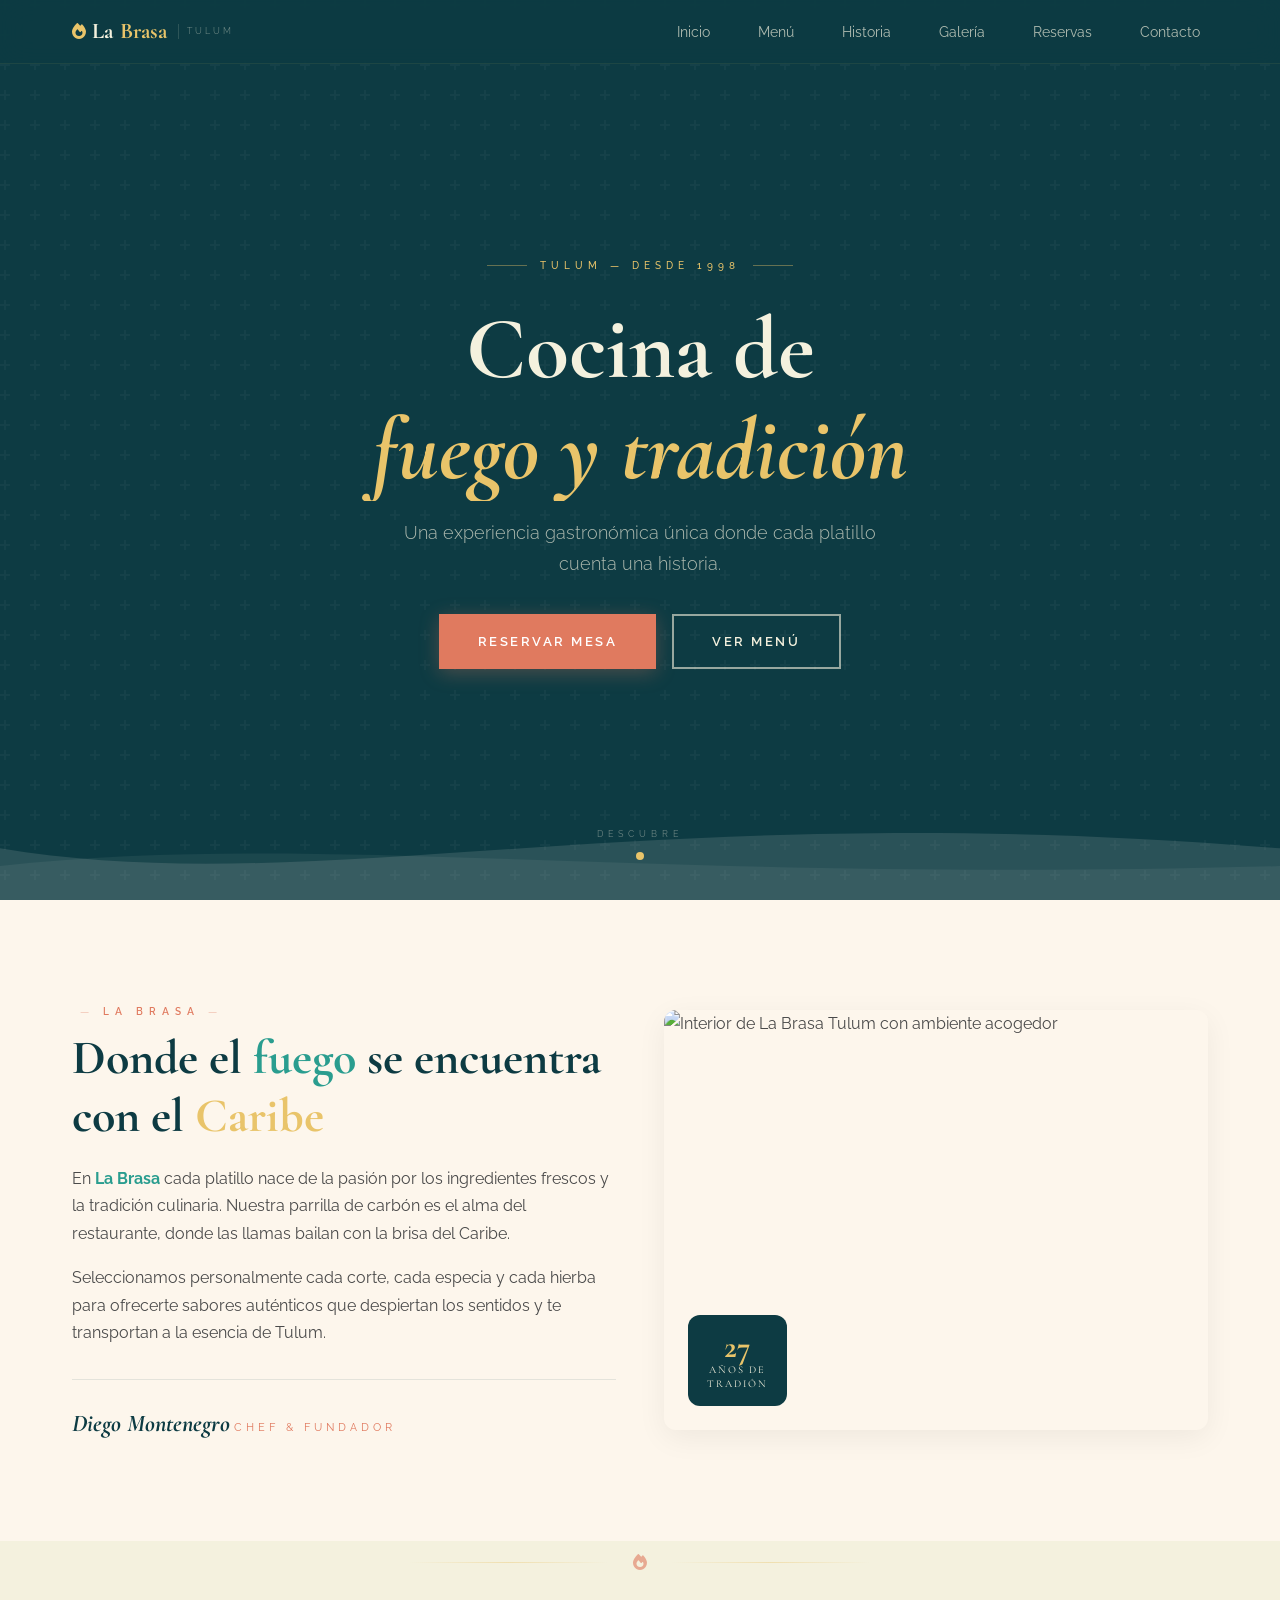
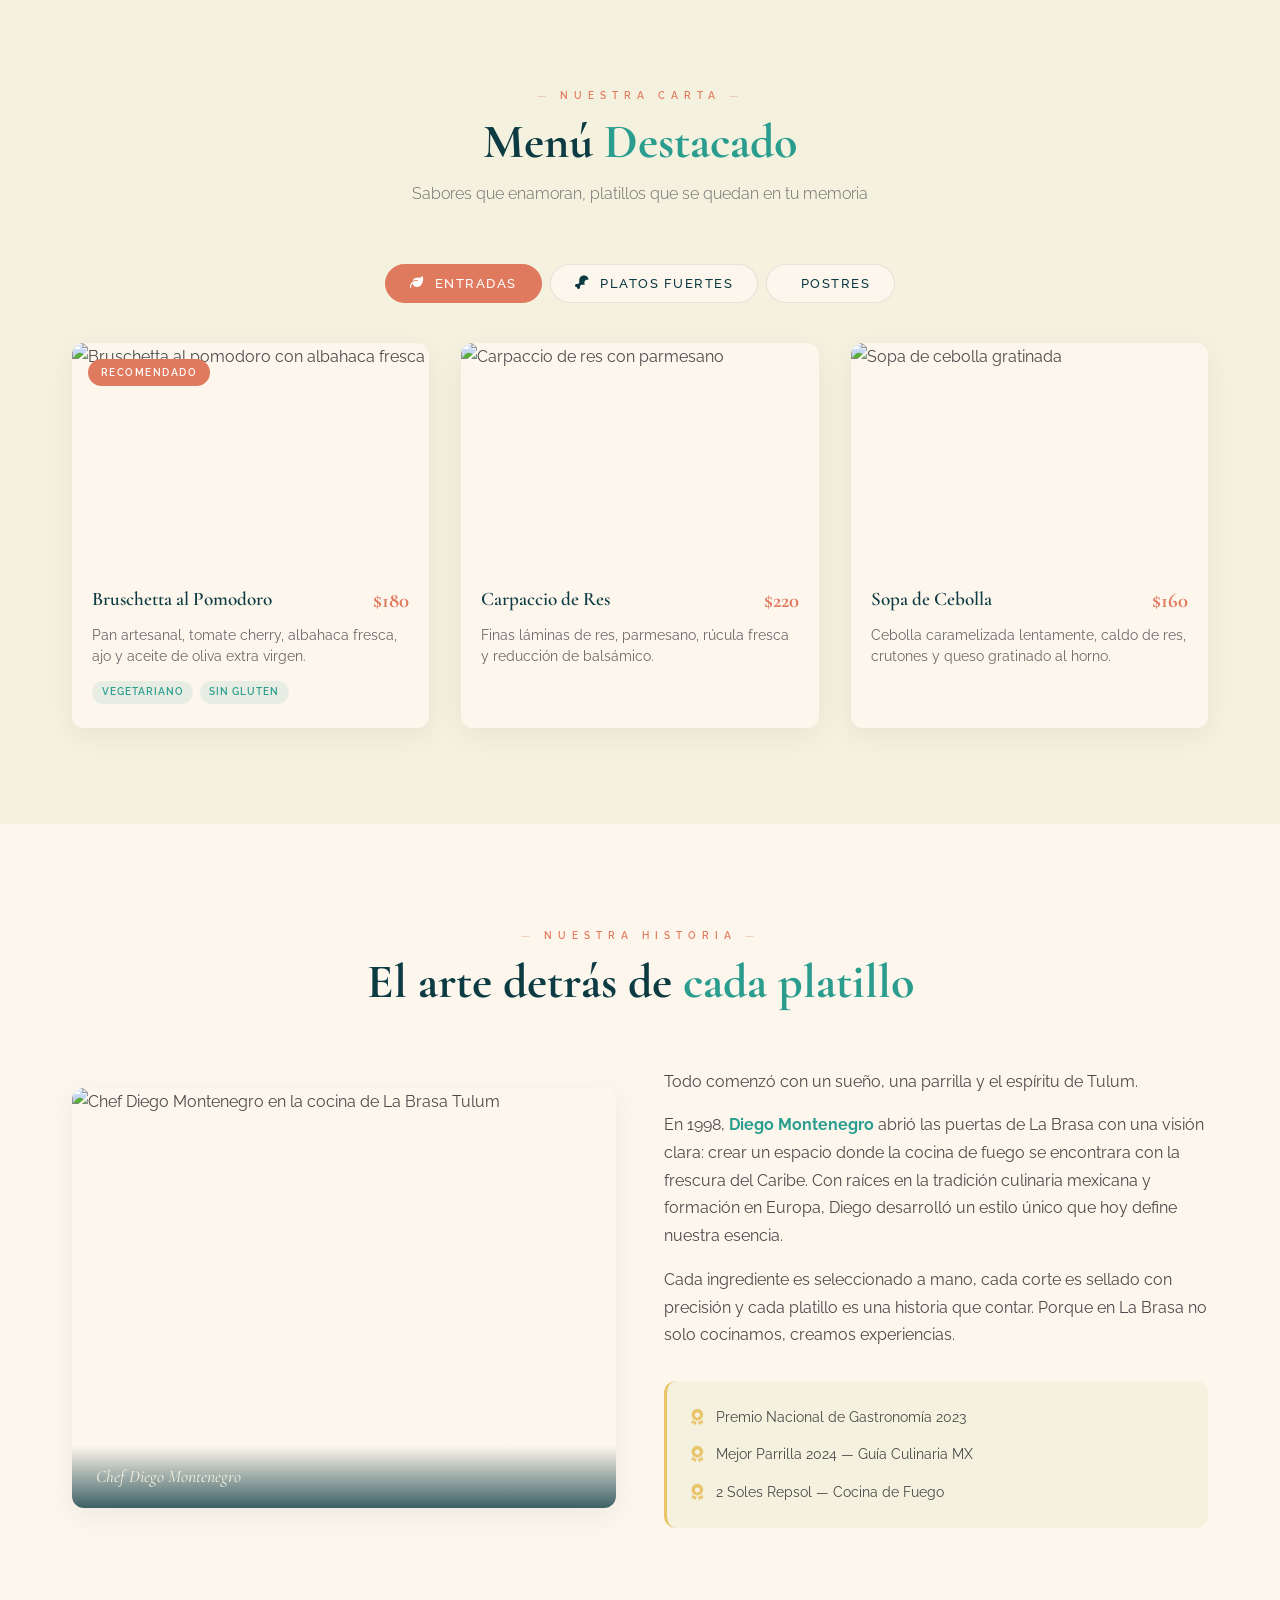
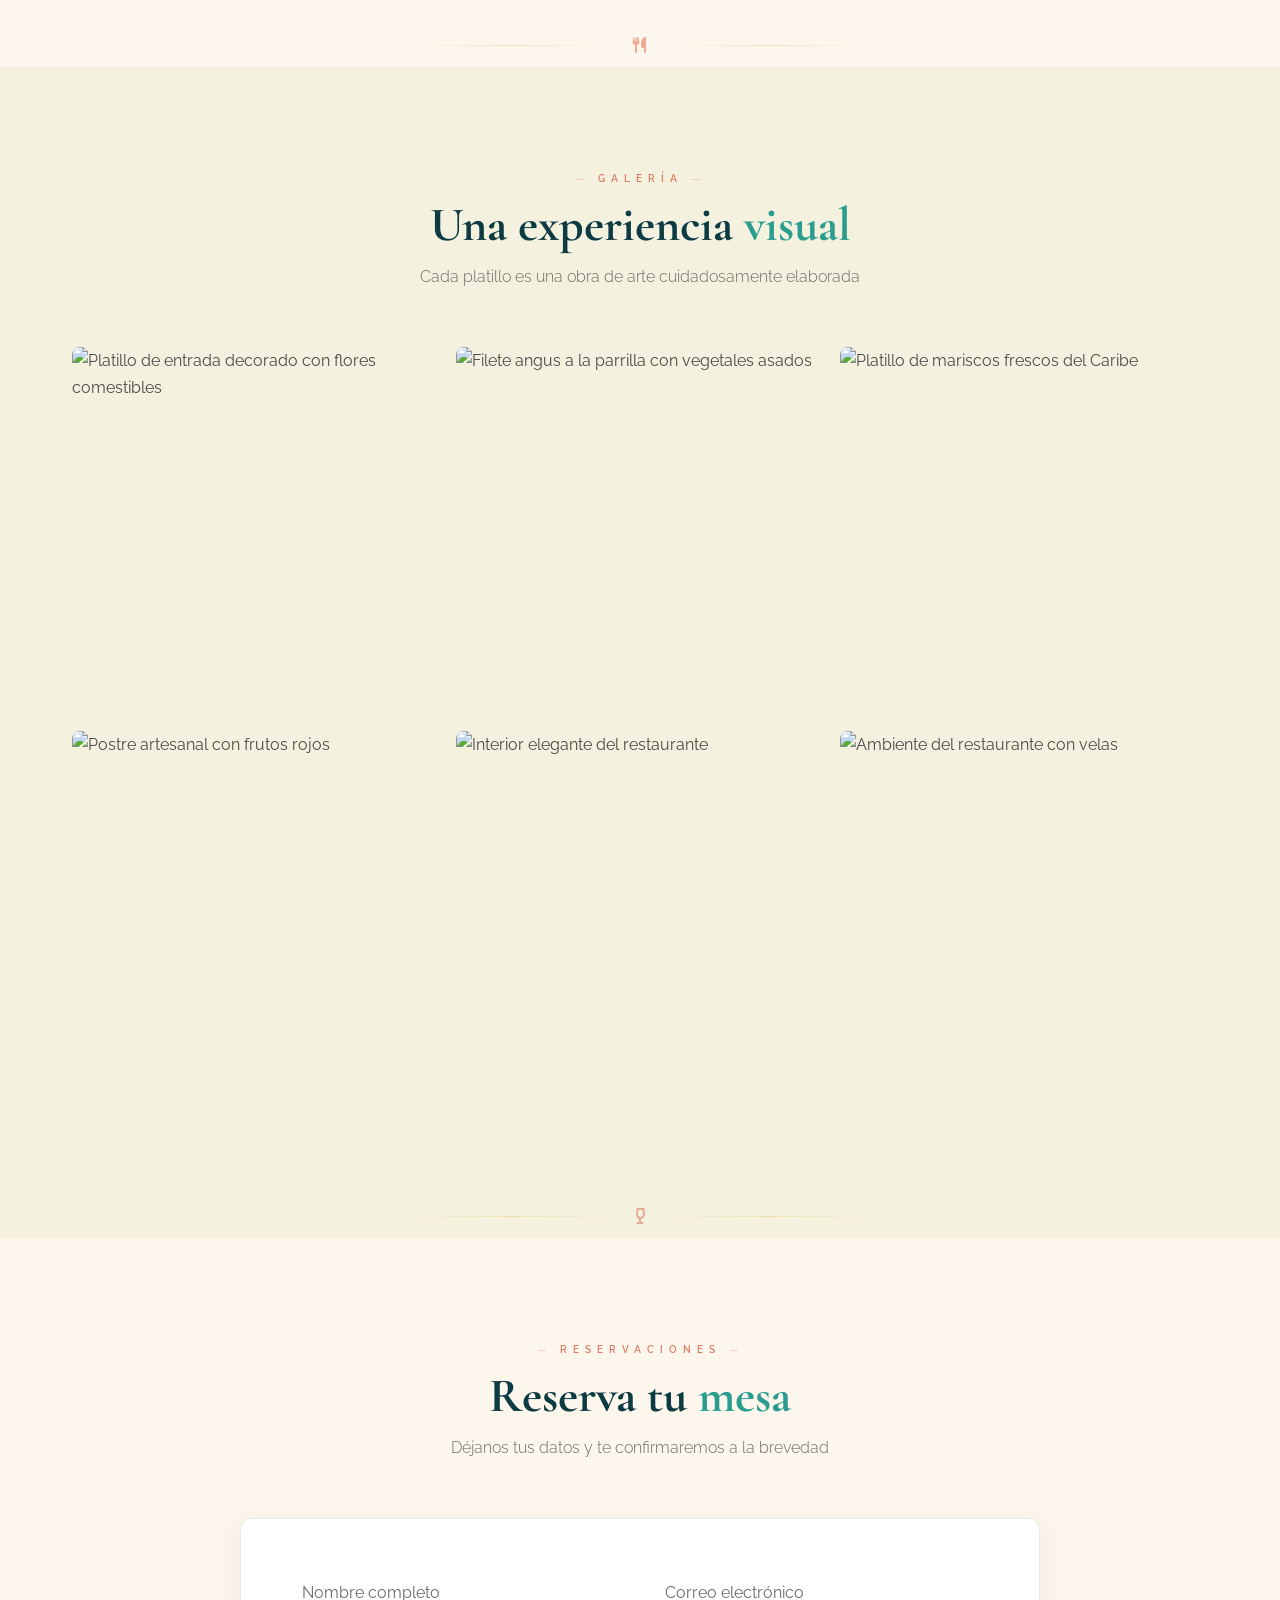
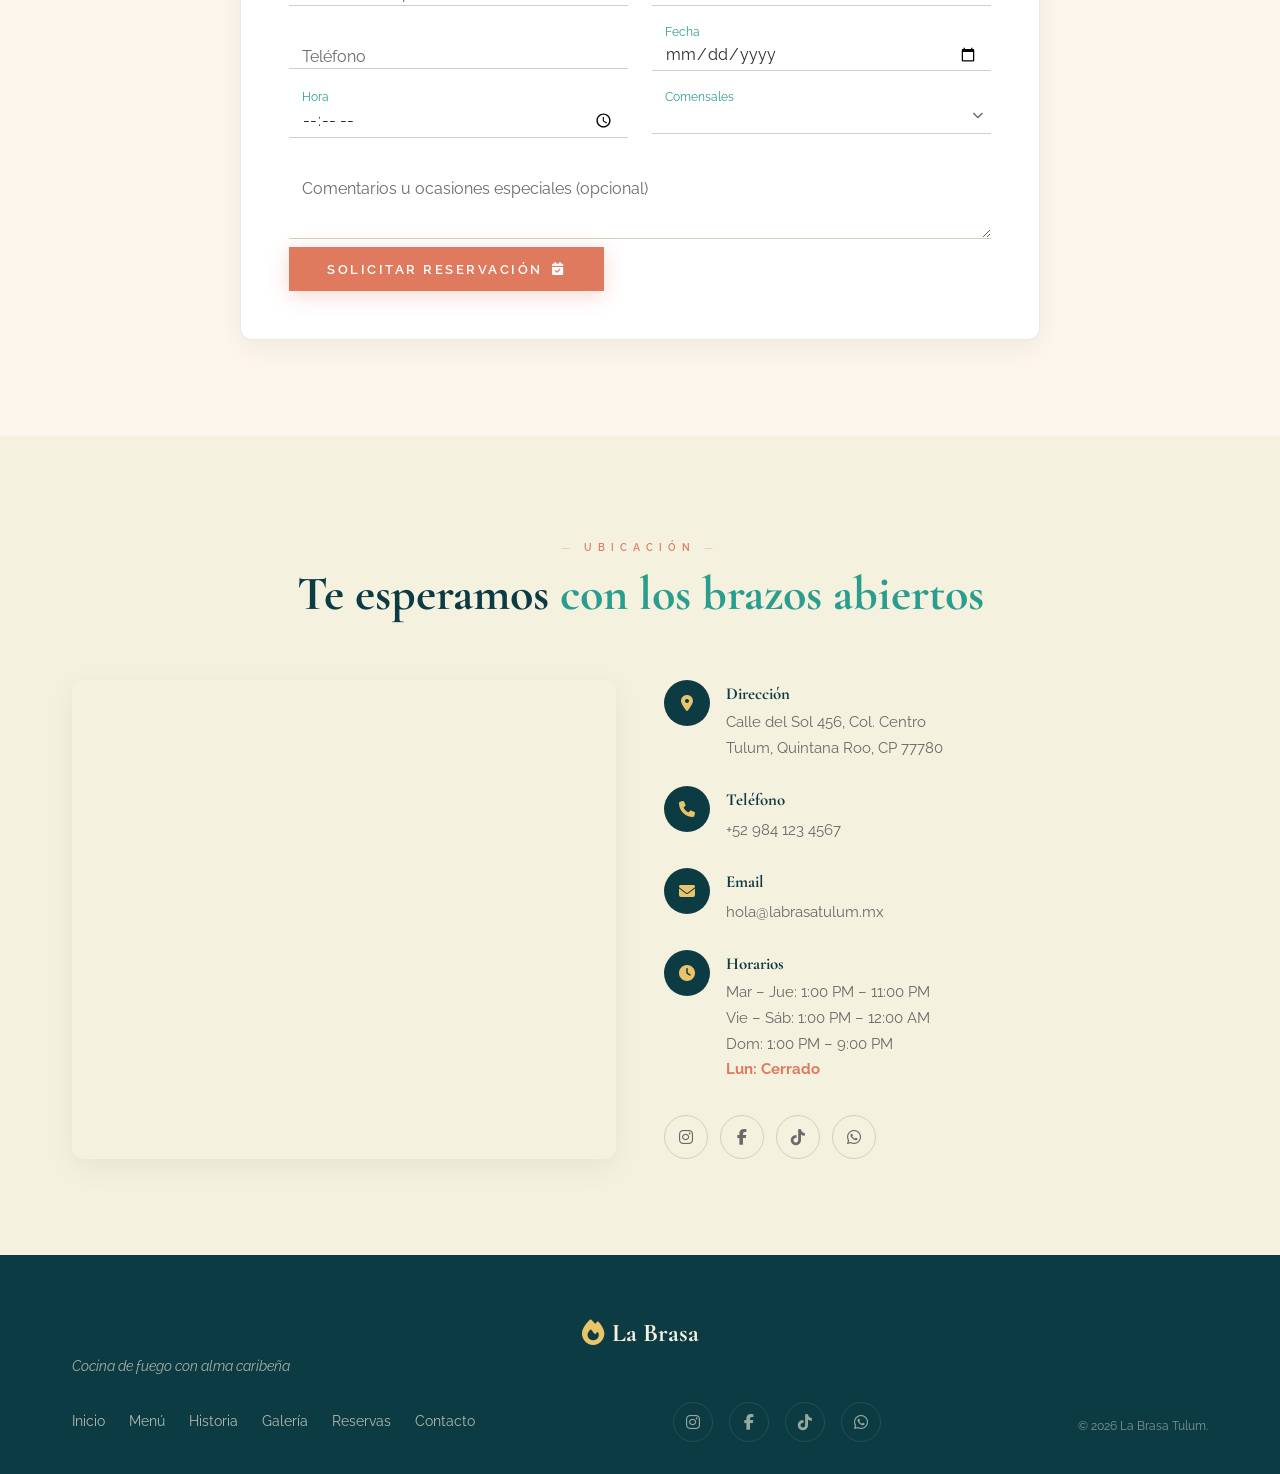
<file: restaurante/index.html>
<!DOCTYPE html>
<html lang="es">
<head>
  <meta charset="UTF-8" />
  <meta name="viewport" content="width=device-width, initial-scale=1.0" />
  <title>La Brasa Tulum &mdash; Cocina de Fuego</title>
  <meta name="description" content="La Brasa Tulum - Cocina de fuego y tradición con alma caribeña." />
  <meta name="theme-color" content="#0D3B43" />

  <!-- Google Fonts -->
  <link rel="preconnect" href="https://fonts.googleapis.com" />
  <link rel="preconnect" href="https://fonts.gstatic.com" crossorigin />
  <link
    href="https://fonts.googleapis.com/css2?family=Cormorant+Garamond:ital,wght@0,400;0,600;0,700;1,400;1,600&family=Raleway:wght@300;400;500;600;700&display=swap"
    rel="stylesheet"
  />

  <!-- Font Awesome 6 -->
  <link
    rel="stylesheet"
    href="https://cdnjs.cloudflare.com/ajax/libs/font-awesome/6.5.0/css/all.min.css"
  />

  <!-- Styles -->
  <link rel="stylesheet" href="css/styles.css" />
</head>
<body>

  <!-- ===== LOADER ===== -->
  <div class="loader" id="loader">
    <div class="loader__plate">
      <div class="loader__ring"></div>
      <div class="loader__utensils">
        <i class="fa-solid fa-utensils"></i>
      </div>
    </div>
    <span class="loader__brand">La Brasa</span>
    <span class="loader__sub">Tulum</span>
  </div>

  <!-- ===== HEADER ===== -->
  <header class="header" id="header">
    <div class="container header__inner">
      <a href="#" class="header__logo">
        <i class="fa-solid fa-fire header__logo-icon"></i>
        La <span class="header__logo--accent">Brasa</span>
        <span class="header__logo-sub">Tulum</span>
      </a>

      <button class="header__toggle" id="menuToggle" aria-label="Abrir men&uacute;" aria-expanded="false">
        <span></span>
        <span></span>
        <span></span>
      </button>

      <nav class="header__nav" id="nav" aria-label="Navegaci&oacute;n principal">
        <ul class="header__menu">
          <li><a href="#hero" class="header__link">Inicio</a></li>
          <li><a href="#menu" class="header__link">Men&uacute;</a></li>
          <li><a href="#story" class="header__link">Historia</a></li>
          <li><a href="#gallery" class="header__link">Galer&iacute;a</a></li>
          <li><a href="#reservations" class="header__link">Reservas</a></li>
          <li><a href="#contact" class="header__link">Contacto</a></li>
        </ul>
      </nav>
    </div>
  </header>

  <!-- ===== MAIN ===== -->
  <main>

    <!-- ===== HERO ===== -->
    <section class="hero" id="hero">
      <div class="hero__bg" aria-hidden="true">
        <div class="hero__bg-image"></div>
      </div>
      <div class="hero__overlay"></div>
      <div class="hero__texture" aria-hidden="true"></div>

      <!-- Decorative wave -->
      <svg class="hero__wave" viewBox="0 0 1440 120" preserveAspectRatio="none" xmlns="http://www.w3.org/2000/svg">
        <path d="M0,60 C360,120 720,0 1440,60 L1440,120 L0,120 Z" fill="#FDF6EC" opacity="0.12"/>
        <path d="M0,80 C360,40 720,100 1440,80 L1440,120 L0,120 Z" fill="#FDF6EC" opacity="0.06"/>
      </svg>

      <div class="container hero__body">
        <p class="hero__badge">
          <span class="hero__badge-line"></span>
          Tulum &mdash; Desde 1998
          <span class="hero__badge-line"></span>
        </p>
        <h1 class="hero__title">
          <span class="hero__title-line">Cocina de</span>
          <span class="hero__title-line hero__title-line--accent">fuego y tradici&oacute;n</span>
        </h1>
        <p class="hero__subtitle">Una experiencia gastron&oacute;mica &uacute;nica donde cada platillo cuenta una historia.</p>
        <div class="hero__actions">
          <a href="#reservations" class="btn btn--primary">Reservar mesa</a>
          <a href="#menu" class="btn btn--outline">Ver men&uacute;</a>
        </div>
      </div>

      <div class="hero__scroll" aria-hidden="true">
        <span class="hero__scroll-text">Descubre</span>
        <span class="hero__scroll-dot"></span>
      </div>
    </section>

    <!-- ===== ABOUT INTRO ===== -->
    <section class="section about-intro" id="about-intro">
      <div class="container">
        <div class="about-intro__grid">
          <div class="about-intro__content">
            <span class="section__tag">La Brasa</span>
            <h2 class="section__title">Donde el <span class="text--accent">fuego</span> se encuentra con el <span class="text--gold">Caribe</span></h2>
            <p>
              En <strong>La Brasa</strong> cada platillo nace de la pasi&oacute;n por los ingredientes
              frescos y la tradici&oacute;n culinaria. Nuestra parrilla de carb&oacute;n es el alma del
              restaurante, donde las llamas bailan con la brisa del Caribe.
            </p>
            <p>
              Seleccionamos personalmente cada corte, cada especia y cada hierba para ofrecerte
              sabores aut&eacute;nticos que despiertan los sentidos y te transportan a la esencia
              de Tulum.
            </p>
            <div class="about-intro__signature">
              <span class="about-intro__name">Diego Montenegro</span>
              <span class="about-intro__role">Chef &amp; Fundador</span>
            </div>
          </div>
          <figure class="about-intro__figure">
            <img
              src="https://images.unsplash.com/photo-1414235077428-338989a2e8c0?w=700&q=80"
              alt="Interior de La Brasa Tulum con ambiente acogedor"
              loading="lazy"
            />
            <div class="about-intro__badge">
              <span class="about-intro__badge-num">27</span>
              <span class="about-intro__badge-text">a&ntilde;os de<br/>tradi&oacute;n</span>
            </div>
          </figure>
        </div>
      </div>
    </section>

    <!-- ===== SEPARADOR ===== -->
    <div class="divider">
      <span class="divider__icon"><i class="fa-solid fa-fire"></i></span>
    </div>

    <!-- ===== MENU ===== -->
    <section class="section menu" id="menu">
      <div class="container">
        <header class="section__header">
          <span class="section__tag">Nuestra Carta</span>
          <h2 class="section__title">Men&uacute; <span class="text--accent">Destacado</span></h2>
          <p class="section__desc">Sabores que enamoran, platillos que se quedan en tu memoria</p>
        </header>

        <div class="menu__tabs">
          <button class="menu__tab is-active" data-tab="starters">
            <i class="fa-solid fa-leaf"></i>
            <span>Entradas</span>
          </button>
          <button class="menu__tab" data-tab="mains">
            <i class="fa-solid fa-drumstick-bite"></i>
            <span>Platos fuertes</span>
          </button>
          <button class="menu__tab" data-tab="desserts">
            <i class="fa-solid fa-cake-slice"></i>
            <span>Postres</span>
          </button>
        </div>

        <div class="menu__panel is-active" id="tab-starters">
          <div class="menu__grid">
            <article class="menu-item" data-delay="0">
              <div class="menu-item__image">
                <img src="https://images.unsplash.com/photo-1544025162-d76694265947?w=500&q=80" alt="Bruschetta al pomodoro con albahaca fresca" loading="lazy" />
                <div class="menu-item__badge">Recomendado</div>
              </div>
              <div class="menu-item__body">
                <div class="menu-item__header">
                  <h3 class="menu-item__title">Bruschetta al Pomodoro</h3>
                  <span class="menu-item__price">$180</span>
                </div>
                <p class="menu-item__desc">Pan artesanal, tomate cherry, albahaca fresca, ajo y aceite de oliva extra virgen.</p>
                <div class="menu-item__tags">
                  <span class="menu-item__tag">Vegetariano</span>
                  <span class="menu-item__tag">Sin gluten</span>
                </div>
              </div>
            </article>
            <article class="menu-item" data-delay="0.1">
              <div class="menu-item__image">
                <img src="https://images.unsplash.com/photo-1529563047586-90776f0a5f2c?w=500&q=80" alt="Carpaccio de res con parmesano" loading="lazy" />
              </div>
              <div class="menu-item__body">
                <div class="menu-item__header">
                  <h3 class="menu-item__title">Carpaccio de Res</h3>
                  <span class="menu-item__price">$220</span>
                </div>
                <p class="menu-item__desc">Finas l&aacute;minas de res, parmesano, r&uacute;cula fresca y reducci&oacute;n de bals&aacute;mico.</p>
              </div>
            </article>
            <article class="menu-item" data-delay="0.2">
              <div class="menu-item__image">
                <img src="https://images.unsplash.com/photo-1574484284002-952d92456975?w=500&q=80" alt="Sopa de cebolla gratinada" loading="lazy" />
              </div>
              <div class="menu-item__body">
                <div class="menu-item__header">
                  <h3 class="menu-item__title">Sopa de Cebolla</h3>
                  <span class="menu-item__price">$160</span>
                </div>
                <p class="menu-item__desc">Cebolla caramelizada lentamente, caldo de res, crutones y queso gratinado al horno.</p>
              </div>
            </article>
          </div>
        </div>

        <div class="menu__panel" id="tab-mains">
          <div class="menu__grid">
            <article class="menu-item" data-delay="0">
              <div class="menu-item__image">
                <img src="https://images.unsplash.com/photo-1558030006-450675393462?w=500&q=80" alt="Filete angus a la parrilla con chimichurri" loading="lazy" />
                <div class="menu-item__badge">M&aacute;s pedido</div>
              </div>
              <div class="menu-item__body">
                <div class="menu-item__header">
                  <h3 class="menu-item__title">Filete a la Parrilla</h3>
                  <span class="menu-item__price">$450</span>
                </div>
                <p class="menu-item__desc">Corte angus sellado al carb&oacute;n, chimichurri casero y vegetales asados de temporada.</p>
              </div>
            </article>
            <article class="menu-item" data-delay="0.1">
              <div class="menu-item__image">
                <img src="https://images.unsplash.com/photo-1476124369491-e7addf5db371?w=500&q=80" alt="Risotto cremoso de hongos silvestres" loading="lazy" />
              </div>
              <div class="menu-item__body">
                <div class="menu-item__header">
                  <h3 class="menu-item__title">Risotto de Hongos</h3>
                  <span class="menu-item__price">$320</span>
                </div>
                <p class="menu-item__desc">Arroz cremoso con hongos silvestres, parmesano añejo y aceite de trufa negra.</p>
              </div>
            </article>
            <article class="menu-item" data-delay="0.2">
              <div class="menu-item__image">
                <img src="https://images.unsplash.com/photo-1467003909585-2f8a72700288?w=500&q=80" alt="Salmón glaseado con miel y mostaza" loading="lazy" />
              </div>
              <div class="menu-item__body">
                <div class="menu-item__header">
                  <h3 class="menu-item__title">Salm&oacute;n Glaseado</h3>
                  <span class="menu-item__price">$380</span>
                </div>
                <p class="menu-item__desc">Salm&oacute;n fresco con glaseado de miel y mostaza antigua, esp&aacute;rragos y pur&eacute; de batata.</p>
              </div>
            </article>
          </div>
        </div>

        <div class="menu__panel" id="tab-desserts">
          <div class="menu__grid">
            <article class="menu-item" data-delay="0">
              <div class="menu-item__image">
                <img src="https://images.unsplash.com/photo-1488477181946-6428a0291777?w=500&q=80" alt="Tiramisú clásico italiano" loading="lazy" />
                <div class="menu-item__badge">Postre estrella</div>
              </div>
              <div class="menu-item__body">
                <div class="menu-item__header">
                  <h3 class="menu-item__title">Tiramis&uacute; Cl&aacute;sico</h3>
                  <span class="menu-item__price">$150</span>
                </div>
                <p class="menu-item__desc">Mascarpone, caf&eacute; espresso, cacao amargo y bizcochos artesanales.</p>
              </div>
            </article>
            <article class="menu-item" data-delay="0.1">
              <div class="menu-item__image">
                <img src="https://images.unsplash.com/photo-1551024506-0bccd828d307?w=500&q=80" alt="Crème brûlée de vainilla" loading="lazy" />
              </div>
              <div class="menu-item__body">
                <div class="menu-item__header">
                  <h3 class="menu-item__title">Cr&egrave;me Br&ucirc;l&eacute;e</h3>
                  <span class="menu-item__price">$140</span>
                </div>
                <p class="menu-item__desc">Vainilla de Madagascar, capa crujiente de az&uacute;car caramelizado y frutos rojos.</p>
              </div>
            </article>
            <article class="menu-item" data-delay="0.2">
              <div class="menu-item__image">
                <img src="https://images.unsplash.com/photo-1606890737304-57a1ca8a5b62?w=500&q=80" alt="Volcán de chocolate belga" loading="lazy" />
              </div>
              <div class="menu-item__body">
                <div class="menu-item__header">
                  <h3 class="menu-item__title">Volc&aacute;n de Chocolate</h3>
                  <span class="menu-item__price">$170</span>
                </div>
                <p class="menu-item__desc">Chocolate belga fundente, helado de vainilla artesanal y polvo de oro comestible.</p>
              </div>
            </article>
          </div>
        </div>

      </div>
    </section>

    <!-- ===== STORY ===== -->
    <section class="section story" id="story">
      <div class="container">
        <header class="section__header">
          <span class="section__tag">Nuestra Historia</span>
          <h2 class="section__title">El arte detr&aacute;s de <span class="text--accent">cada platillo</span></h2>
        </header>

        <div class="story__inner">
          <figure class="story__figure">
            <img
              src="https://images.unsplash.com/photo-1577219491135-ce391730fb2c?w=700&q=80"
              alt="Chef Diego Montenegro en la cocina de La Brasa Tulum"
              loading="lazy"
            />
            <figcaption class="story__caption">Chef Diego Montenegro</figcaption>
          </figure>

          <div class="story__content">
            <p class="story__lead">
              Todo comenz&oacute; con un sue&ntilde;o, una parrilla y el esp&iacute;ritu de Tulum.
            </p>
            <p>
              En 1998, <strong>Diego Montenegro</strong> abri&oacute; las puertas de La Brasa con una
              visi&oacute;n clara: crear un espacio donde la cocina de fuego se encontrara con la
              frescura del Caribe. Con ra&iacute;ces en la tradici&oacute;n culinaria mexicana y
              formaci&oacute;n en Europa, Diego desarroll&oacute; un estilo &uacute;nico que hoy
              define nuestra esencia.
            </p>
            <p>
              Cada ingrediente es seleccionado a mano, cada corte es sellado con precisi&oacute;n
              y cada platillo es una historia que contar. Porque en La Brasa no solo cocinamos,
              creamos experiencias.
            </p>

            <div class="story__awards">
              <div class="story__award">
                <i class="fa-solid fa-award"></i>
                <span>Premio Nacional de Gastronom&iacute;a 2023</span>
              </div>
              <div class="story__award">
                <i class="fa-solid fa-award"></i>
                <span>Mejor Parrilla 2024 &mdash; Gu&iacute;a Culinaria MX</span>
              </div>
              <div class="story__award">
                <i class="fa-solid fa-award"></i>
                <span>2 Soles Repsol &mdash; Cocina de Fuego</span>
              </div>
            </div>
          </div>
        </div>
      </div>
    </section>

    <!-- ===== SEPARADOR ===== -->
    <div class="divider divider--inverted">
      <span class="divider__icon"><i class="fa-solid fa-utensils"></i></span>
    </div>

    <!-- ===== GALLERY ===== -->
    <section class="section gallery" id="gallery">
      <div class="container">
        <header class="section__header">
          <span class="section__tag">Galer&iacute;a</span>
          <h2 class="section__title">Una experiencia <span class="text--accent">visual</span></h2>
          <p class="section__desc">Cada platillo es una obra de arte cuidadosamente elaborada</p>
        </header>

        <div class="gallery__grid">

          <figure class="gallery__item" data-delay="0">
            <img src="https://images.unsplash.com/photo-1544025162-d76694265947?w=600&q=80" alt="Platillo de entrada decorado con flores comestibles" loading="lazy" />
            <figcaption class="gallery__caption">
              <span class="gallery__caption-title">Entrada de Temporada</span>
            </figcaption>
          </figure>

          <figure class="gallery__item" data-delay="0.1">
            <img src="https://images.unsplash.com/photo-1558030006-450675393462?w=600&q=80" alt="Filete angus a la parrilla con vegetales asados" loading="lazy" />
            <figcaption class="gallery__caption">
              <span class="gallery__caption-title">Filete Angus</span>
            </figcaption>
          </figure>

          <figure class="gallery__item" data-delay="0.2">
            <img src="https://images.unsplash.com/photo-1504674900247-0877df9cc836?w=600&q=80" alt="Platillo de mariscos frescos del Caribe" loading="lazy" />
            <figcaption class="gallery__caption">
              <span class="gallery__caption-title">Catch of the Day</span>
            </figcaption>
          </figure>

          <figure class="gallery__item" data-delay="0.3">
            <img src="https://images.unsplash.com/photo-1551024506-0bccd828d307?w=600&q=80" alt="Postre artesanal con frutos rojos" loading="lazy" />
            <figcaption class="gallery__caption">
              <span class="gallery__caption-title">Postre Artesanal</span>
            </figcaption>
          </figure>

          <figure class="gallery__item" data-delay="0.4">
            <img src="https://images.unsplash.com/photo-1414235077428-338989a2e8c0?w=600&q=80" alt="Interior elegante del restaurante" loading="lazy" />
            <figcaption class="gallery__caption">
              <span class="gallery__caption-title">Nuestro Sal&oacute;n</span>
            </figcaption>
          </figure>

          <figure class="gallery__item" data-delay="0.5">
            <img src="https://images.unsplash.com/photo-1550966871-3ed3cdb51f3a?w=600&q=80" alt="Ambiente del restaurante con velas" loading="lazy" />
            <figcaption class="gallery__caption">
              <span class="gallery__caption-title">Ambiente &Uacute;nico</span>
            </figcaption>
          </figure>

        </div>
      </div>
    </section>

    <!-- ===== SEPARADOR ===== -->
    <div class="divider">
      <span class="divider__icon"><i class="fa-solid fa-wine-glass-alt"></i></span>
    </div>

    <!-- ===== RESERVATIONS ===== -->
    <section class="section reservations" id="reservations">
      <div class="container">
        <header class="section__header">
          <span class="section__tag">Reservaciones</span>
          <h2 class="section__title">Reserva tu <span class="text--accent">mesa</span></h2>
          <p class="section__desc">D&eacute;janos tus datos y te confirmaremos a la brevedad</p>
        </header>

        <form class="reservations__form" id="reservationForm" novalidate>
          <div class="reservations__grid">
            <div class="form-group">
              <input type="text" id="resName" name="name" class="form-group__input" placeholder=" " required />
              <label for="resName" class="form-group__label">Nombre completo</label>
              <span class="form-group__error">El nombre es obligatorio</span>
            </div>

            <div class="form-group">
              <input type="email" id="resEmail" name="email" class="form-group__input" placeholder=" " required />
              <label for="resEmail" class="form-group__label">Correo electr&oacute;nico</label>
              <span class="form-group__error">Ingresa un correo v&aacute;lido</span>
            </div>

            <div class="form-group">
              <input type="tel" id="resPhone" name="phone" class="form-group__input" placeholder=" " required />
              <label for="resPhone" class="form-group__label">Tel&eacute;fono</label>
              <span class="form-group__error">El tel&eacute;fono es obligatorio</span>
            </div>

            <div class="form-group">
              <input type="date" id="resDate" name="date" class="form-group__input" placeholder=" " required />
              <label for="resDate" class="form-group__label">Fecha</label>
              <span class="form-group__error">Selecciona una fecha</span>
            </div>

            <div class="form-group">
              <input type="time" id="resTime" name="time" class="form-group__input" placeholder=" " required />
              <label for="resTime" class="form-group__label">Hora</label>
              <span class="form-group__error">Selecciona una hora</span>
            </div>

            <div class="form-group">
              <div class="form-group__select-wrap">
                <select id="resGuests" name="guests" class="form-group__input form-group__input--select" required>
                  <option value="" disabled selected></option>
                  <option value="1">1 Persona</option>
                  <option value="2">2 Personas</option>
                  <option value="3">3 Personas</option>
                  <option value="4">4 Personas</option>
                  <option value="5">5 Personas</option>
                  <option value="6">6 Personas</option>
                  <option value="7">7 Personas</option>
                  <option value="8">8+ Personas</option>
                </select>
                <label for="resGuests" class="form-group__label">Comensales</label>
                <span class="form-group__error">Selecciona el n&uacute;mero de personas</span>
              </div>
            </div>
          </div>

          <div class="form-group form-group--full">
            <textarea id="resMessage" name="message" class="form-group__input form-group__input--textarea" rows="3" placeholder=" "></textarea>
            <label for="resMessage" class="form-group__label">Comentarios u ocasiones especiales (opcional)</label>
          </div>

          <button type="submit" class="btn btn--primary">
            <span>Solicitar reservaci&oacute;n</span>
            <i class="fa-solid fa-calendar-check"></i>
          </button>

          <p class="form-success" id="formSuccess">
            <i class="fa-solid fa-circle-check"></i>
            Solicitud enviada. Te confirmaremos v&iacute;a email.
          </p>
        </form>
      </div>
    </section>

    <!-- ===== CONTACT ===== -->
    <section class="section contact" id="contact">
      <div class="container">
        <header class="section__header">
          <span class="section__tag">Ubicaci&oacute;n</span>
          <h2 class="section__title">Te esperamos <span class="text--accent">con los brazos abiertos</span></h2>
        </header>

        <div class="contact__grid">

          <div class="contact__map">
            <iframe
              src="https://www.google.com/maps/embed?pb=!1m18!1m12!1m3!1d3732.5!2d-103.35!3d20.67!2m3!1f0!2f0!3f0!3m2!1i1024!2i768!4f13.1!3m3!1m2!1s0x0%3A0x0!2zMjDCsDQwJzEyLjAiTiAxMDPCsDIxJzAwLjAiVw!5e0!3m2!1ses!2smx!4v1"
              allowfullscreen=""
              loading="lazy"
              title="Ubicaci&oacute;n de La Brasa Tulum"
            ></iframe>
          </div>

          <div class="contact__info">

            <article class="contact__item">
              <span class="contact__item-circle"><i class="fa-solid fa-location-dot"></i></span>
              <div>
                <h3 class="contact__item-title">Direcci&oacute;n</h3>
                <p class="contact__item-text">Calle del Sol 456, Col. Centro<br />Tulum, Quintana Roo, CP 77780</p>
              </div>
            </article>

            <article class="contact__item">
              <span class="contact__item-circle"><i class="fa-solid fa-phone"></i></span>
              <div>
                <h3 class="contact__item-title">Tel&eacute;fono</h3>
                <a href="tel:+529841234567" class="contact__item-link">+52 984 123 4567</a>
              </div>
            </article>

            <article class="contact__item">
              <span class="contact__item-circle"><i class="fa-solid fa-envelope"></i></span>
              <div>
                <h3 class="contact__item-title">Email</h3>
                <a href="mailto:hola@labrasatulum.mx" class="contact__item-link">hola@labrasatulum.mx</a>
              </div>
            </article>

            <article class="contact__item">
              <span class="contact__item-circle"><i class="fa-solid fa-clock"></i></span>
              <div>
                <h3 class="contact__item-title">Horarios</h3>
                <p class="contact__item-text">
                  Mar &ndash; Jue: 1:00 PM &ndash; 11:00 PM<br />
                  Vie &ndash; S&aacute;b: 1:00 PM &ndash; 12:00 AM<br />
                  Dom: 1:00 PM &ndash; 9:00 PM<br />
                  <strong class="text--terracotta">Lun: Cerrado</strong>
                </p>
              </div>
            </article>

            <div class="contact__social">
              <a href="#" class="contact__social-link" aria-label="Instagram"><i class="fa-brands fa-instagram"></i></a>
              <a href="#" class="contact__social-link" aria-label="Facebook"><i class="fa-brands fa-facebook-f"></i></a>
              <a href="#" class="contact__social-link" aria-label="TikTok"><i class="fa-brands fa-tiktok"></i></a>
              <a href="#" class="contact__social-link" aria-label="WhatsApp"><i class="fa-brands fa-whatsapp"></i></a>
            </div>

          </div>

        </div>
      </div>
    </section>

  </main>

  <!-- ===== FOOTER ===== -->
  <footer class="footer">
    <div class="container footer__inner">
      <div class="footer__brand">
        <span class="footer__logo"><i class="fa-solid fa-fire"></i> La Brasa</span>
        <p class="footer__tagline">Cocina de fuego con alma caribe&ntilde;a</p>
      </div>

      <div class="footer__links">
        <a href="#hero">Inicio</a>
        <a href="#menu">Men&uacute;</a>
        <a href="#story">Historia</a>
        <a href="#gallery">Galer&iacute;a</a>
        <a href="#reservations">Reservas</a>
        <a href="#contact">Contacto</a>
      </div>

      <div class="footer__social">
        <a href="#" class="footer__social-link" aria-label="Instagram"><i class="fa-brands fa-instagram"></i></a>
        <a href="#" class="footer__social-link" aria-label="Facebook"><i class="fa-brands fa-facebook-f"></i></a>
        <a href="#" class="footer__social-link" aria-label="TikTok"><i class="fa-brands fa-tiktok"></i></a>
        <a href="#" class="footer__social-link" aria-label="WhatsApp"><i class="fa-brands fa-whatsapp"></i></a>
      </div>

      <p class="footer__copy">&copy; 2026 La Brasa Tulum.</p>
    </div>
  </footer>

  <!-- ===== BACK TO TOP ===== -->
  <a href="#" class="back-to-top" id="backToTop" aria-label="Volver arriba">
    <i class="fa-solid fa-chevron-up"></i>
  </a>

  <!-- Script -->
  <script src="js/main.js"></script>
</body>
</html>
</file>
<file: css/styles.css>
@charset "UTF-8";

:root {
  --color-bg: #010205;
  --color-card: #050a18;
  --color-surface: #0a1530;
  --color-primary: #108CFD;
  --color-primary-dark: #0d6efd;
  --color-secondary: #135AD1;
  --color-accent: #0A2465;
  --color-white: #F2F2F2;
  --color-text: #c8d0d8;
  --color-text-muted: #616367;
  --color-border: #0f1f3d;
  --color-matrix: #108CFD;

  --font-display: 'Space Grotesk', sans-serif;
  --font-body: 'Inter', sans-serif;
  --font-code: 'Fira Code', monospace;

  --transition: 0.35s cubic-bezier(0.22, 1, 0.36, 1);
  --shadow-primary: 0 0 25px rgba(16, 140, 253, 0.25);
  --shadow-secondary: 0 0 25px rgba(19, 90, 209, 0.2);
  --radius: 12px;
  --radius-sm: 8px;
}

*, *::before, *::after {
  box-sizing: border-box;
  margin: 0;
  padding: 0;
}

html {
  scroll-behavior: smooth;
  scroll-padding-top: 80px;
  font-size: 16px;
}

body {
  font-family: var(--font-body);
  background: var(--color-bg);
  color: var(--color-text);
  line-height: 1.7;
  overflow-x: hidden;
  cursor: none;
}

@media (hover: none) and (pointer: coarse) {
  body { cursor: auto; }
}

img {
  max-width: 100%;
  height: auto;
  display: block;
}

a {
  text-decoration: none;
  color: inherit;
  transition: var(--transition);
}

ul { list-style: none; padding: 0; margin: 0; }

.container {
  width: 100%;
  max-width: 1140px;
  margin: 0 auto;
  padding: 0 1.25rem;
}

::selection {
  background: var(--color-primary);
  color: var(--color-bg);
}

::-webkit-scrollbar {
  width: 8px;
}

::-webkit-scrollbar-track {
  background: var(--color-bg);
}

::-webkit-scrollbar-thumb {
  background: var(--color-accent);
  border-radius: 4px;
}

::-webkit-scrollbar-thumb:hover {
  background: var(--color-primary);
}

/* LOADER */
.astraloader {
  position: fixed;
  inset: 0;
  z-index: 99999;
  display: flex;
  align-items: center;
  justify-content: center;
  background: var(--color-bg);
  transition: opacity 0.6s ease, visibility 0.6s ease;
}

.astraloader.is-hidden {
  opacity: 0;
  visibility: hidden;
  pointer-events: none;
}

.astraloader__content {
  text-align: center;
}

.astraloader__logo {
  margin-bottom: 2.5rem;
}

.astraloader__logo-img {
  width: 120px;
  height: 120px;
  margin: 0 auto;
  animation: logo-pulse 2s ease-in-out infinite;
}

@keyframes logo-pulse {
  0%, 100% { transform: scale(1); opacity: 1; }
  50% { transform: scale(1.05); opacity: 0.85; }
}

.astraloader__bar {
  width: 280px;
  height: 4px;
  background: var(--color-accent);
  border-radius: 4px;
  overflow: hidden;
  margin: 0 auto 1rem;
}

.astraloader__bar-fill {
  height: 100%;
  width: 0%;
  background: linear-gradient(90deg, var(--color-primary), var(--color-secondary));
  border-radius: 4px;
  transition: width 0.3s ease;
}

.astraloader__text {
  font-family: var(--font-code);
  font-size: 0.8rem;
  color: var(--color-text-muted);
}

/* CUSTOM CURSOR */
.astracursor {
  display: none;
}

@media (hover: hover) and (pointer: fine) {
  .astracursor {
    display: block;
    position: fixed;
    top: 0;
    left: 0;
    z-index: 99998;
    pointer-events: none;
  }

  .astracursor__ring {
    position: fixed;
    width: 40px;
    height: 40px;
    border: 2px solid var(--color-primary);
    border-radius: 50%;
    transform: translate(-50%, -50%);
    transition: width 0.3s ease, height 0.3s ease, border-color 0.3s ease, background 0.3s ease;
    pointer-events: none;
    will-change: transform;
  }

  .astracursor__ring.is-expanded {
    width: 60px;
    height: 60px;
    border-color: var(--color-secondary);
    background: rgba(16, 140, 253, 0.08);
  }

  .astracursor__dot {
    position: fixed;
    width: 6px;
    height: 6px;
    background: var(--color-primary);
    border-radius: 50%;
    transform: translate(-50%, -50%);
    pointer-events: none;
    will-change: transform;
  }
}

/* NAVBAR */
.astranav {
  position: fixed;
  top: 0;
  left: 0;
  right: 0;
  z-index: 9999;
  transition: var(--transition);
  padding: 0.75rem 0;
}

.astranav.is-scrolled {
  background: rgba(1, 2, 5, 0.9);
  backdrop-filter: blur(24px);
  -webkit-backdrop-filter: blur(24px);
  border-bottom: 1px solid rgba(16, 140, 253, 0.15);
  padding: 0.4rem 0;
}

.astranav__inner {
  max-width: 1140px;
  margin: 0 auto;
  padding: 0 1.25rem;
  display: flex;
  align-items: center;
  justify-content: space-between;
}

.astranav__logo {
  display: flex;
  align-items: center;
  gap: 0.65rem;
}

.astranav__logo-img {
  width: 36px;
  height: 36px;
  border-radius: 8px;
}

.astranav__logo-text {
  font-family: var(--font-display);
  font-weight: 700;
  font-size: 1.2rem;
  color: var(--color-white);
}

.astranav__logo-text span {
  color: var(--color-primary);
}

.astranav__menu ul {
  display: flex;
  gap: 0.25rem;
}

.astranav__link {
  font-family: var(--font-body);
  font-size: 0.85rem;
  font-weight: 500;
  color: var(--color-text);
  padding: 0.5rem 1rem;
  border-radius: var(--radius);
  position: relative;
  transition: var(--transition);
}

.astranav__link::after {
  content: '';
  position: absolute;
  bottom: 2px;
  left: 50%;
  width: 0;
  height: 2px;
  background: var(--color-primary);
  transition: var(--transition);
  transform: translateX(-50%);
  border-radius: 2px;
}

.astranav__link:hover,
.astranav__link:focus {
  color: var(--color-white);
}

.astranav__link:hover::after {
  width: 60%;
}

.astranav__toggle {
  display: none;
  flex-direction: column;
  gap: 5px;
  background: none;
  border: none;
  cursor: pointer;
  padding: 0.25rem;
  width: 32px;
  height: 26px;
  position: relative;
}

.astranav__toggle span {
  display: block;
  width: 100%;
  height: 2px;
  background: var(--color-white);
  border-radius: 2px;
  transition: var(--transition);
  transform-origin: center;
}

.astranav__toggle[aria-expanded="true"] span:nth-child(1) {
  transform: rotate(45deg) translate(5px, 5px);
}
.astranav__toggle[aria-expanded="true"] span:nth-child(2) {
  opacity: 0;
  transform: scaleX(0);
}
.astranav__toggle[aria-expanded="true"] span:nth-child(3) {
  transform: rotate(-45deg) translate(5px, -5px);
}

/* HERO */
.astrahero {
  min-height: 100vh;
  display: flex;
  align-items: center;
  justify-content: center;
  position: relative;
  overflow: hidden;
}

.astrahero__canvas {
  position: absolute;
  inset: 0;
  z-index: 1;
  pointer-events: none;
}

.astrahero__bg {
  position: absolute;
  inset: 0;
  z-index: 0;
  background:
    radial-gradient(ellipse at 20% 30%, rgba(16, 140, 253, 0.1) 0%, transparent 60%),
    radial-gradient(ellipse at 80% 70%, rgba(10, 36, 101, 0.15) 0%, transparent 60%),
    radial-gradient(ellipse at 50% 0%, rgba(19, 90, 209, 0.08) 0%, transparent 50%);
}

.astrahero__grid-bg {
  position: absolute;
  inset: 0;
  z-index: 0;
  background-image:
    linear-gradient(rgba(16, 140, 253, 0.03) 1px, transparent 1px),
    linear-gradient(90deg, rgba(16, 140, 253, 0.03) 1px, transparent 1px);
  background-size: 60px 60px;
  mask-image: radial-gradient(ellipse at center, black 30%, transparent 70%);
  -webkit-mask-image: radial-gradient(ellipse at center, black 30%, transparent 70%);
}

.astrahero__body {
  position: relative;
  z-index: 2;
  text-align: center;
  padding: 6rem 1.25rem 3rem;
  max-width: 900px;
}

.astrahero__profile {
  margin-bottom: 1.5rem;
}

.astrahero__avatar {
  width: 180px;
  height: 180px;
  margin: 0 auto;
  border-radius: 24px;
  padding: 4px;
  position: relative;
  background: var(--color-primary);
  box-shadow: 0 0 40px rgba(16, 140, 253, 0.25);
}

.astrahero__avatar img {
  width: 100%;
  height: 100%;
  border-radius: 20px;
  object-fit: contain;
  background: var(--color-bg);
  padding: 12px;
}

.astrahero__greeting {
  font-family: var(--font-code);
  font-size: 0.9rem;
  color: var(--color-primary);
  margin-bottom: 0.5rem;
  opacity: 0.8;
}

.astrahero__name {
  font-family: var(--font-display);
  font-size: clamp(2.2rem, 7vw, 4.5rem);
  font-weight: 700;
  color: var(--color-white);
  line-height: 1.1;
  margin-bottom: 0.75rem;
  position: relative;
}

.glitch {
  position: relative;
}

.glitch::before,
.glitch::after {
  content: attr(data-text);
  position: absolute;
  top: 0;
  left: 0;
  width: 100%;
  height: 100%;
  opacity: 0;
  pointer-events: none;
}

.glitch.is-active::before {
  opacity: 0.75;
  color: var(--color-primary);
  z-index: -1;
  animation: glitch-offset 0.3s cubic-bezier(0.25, 0.46, 0.45, 0.94) both infinite;
}

.glitch.is-active::after {
  opacity: 0.75;
  color: var(--color-secondary);
  z-index: -1;
  animation: glitch-offset 0.3s cubic-bezier(0.25, 0.46, 0.45, 0.94) reverse both infinite;
}

@keyframes glitch-offset {
  0%   { transform: translate(0); }
  20%  { transform: translate(-3px, 2px); }
  40%  { transform: translate(-3px, -2px); }
  60%  { transform: translate(3px, 2px); }
  80%  { transform: translate(3px, -2px); }
  100% { transform: translate(0); }
}

.astrahero__role {
  font-family: var(--font-code);
  font-size: clamp(0.95rem, 2vw, 1.2rem);
  color: var(--color-text-muted);
  margin-bottom: 1.25rem;
  min-height: 1.8em;
}

.astrahero__type-text {
  color: var(--color-white);
}

.astrahero__type-cursor {
  display: inline-block;
  color: var(--color-primary);
  font-weight: 700;
  animation: blink 0.7s step-end infinite;
}

@keyframes blink {
  50% { opacity: 0; }
}

.astrahero__info {
  display: flex;
  flex-wrap: wrap;
  justify-content: center;
  gap: 1rem;
  margin-bottom: 1rem;
  font-size: 0.85rem;
  color: var(--color-text-muted);
}

.astrahero__info i {
  color: var(--color-primary);
  margin-right: 0.35rem;
  width: 1rem;
}

.astrahero__brand {
  font-family: var(--font-body);
  font-size: 0.9rem;
  color: var(--color-text-muted);
  margin-bottom: 2rem;
}

.astrahero__brand strong {
  color: var(--color-white);
  font-weight: 600;
}

.astrahero__brand span {
  color: var(--color-primary);
}

.astrahero__actions {
  display: flex;
  gap: 0.75rem;
  justify-content: center;
  flex-wrap: wrap;
}

.astrahero__scroll {
  position: absolute;
  bottom: 2rem;
  left: 50%;
  transform: translateX(-50%);
  z-index: 2;
  display: flex;
  flex-direction: column;
  align-items: center;
  gap: 0.5rem;
  font-size: 0.75rem;
  color: var(--color-text-muted);
  font-family: var(--font-code);
  animation: float-down 2s ease-in-out infinite;
}

@keyframes float-down {
  0%, 100% { transform: translateX(-50%) translateY(0); }
  50% { transform: translateX(-50%) translateY(8px); }
}

.astrahero__scroll i {
  font-size: 1rem;
  color: var(--color-primary);
}

/* BUTTONS */
.astrabtn {
  font-family: var(--font-display);
  font-weight: 600;
  font-size: 0.9rem;
  padding: 0.8rem 2rem;
  border-radius: var(--radius);
  border: 2px solid transparent;
  transition: var(--transition);
  display: inline-flex;
  align-items: center;
  gap: 0.6rem;
  cursor: pointer;
  position: relative;
  overflow: hidden;
}

.astrabtn::after {
  content: '';
  position: absolute;
  inset: 0;
  background: radial-gradient(circle at center, rgba(255,255,255,0.12) 0%, transparent 60%);
  opacity: 0;
  transition: opacity 0.4s ease;
  pointer-events: none;
}

.astrabtn:active::after {
  opacity: 1;
}

.astrabtn--primary {
  background: linear-gradient(135deg, var(--color-primary), var(--color-secondary));
  color: var(--color-white);
  border: none;
}

.astrabtn--primary:hover,
.astrabtn--primary:focus {
  box-shadow: var(--shadow-primary), var(--shadow-secondary);
  transform: translateY(-2px);
  color: var(--color-white);
}

.astrabtn--outline {
  background: transparent;
  color: var(--color-white);
  border-color: var(--color-primary);
}

.astrabtn--outline:hover,
.astrabtn--outline:focus {
  background: rgba(16, 140, 253, 0.1);
  box-shadow: var(--shadow-primary);
  transform: translateY(-2px);
}

.astrabtn--social {
  background: transparent;
  color: var(--color-text);
  border-color: var(--color-accent);
  padding: 0.8rem 1.2rem;
  font-size: 1.2rem;
}

.astrabtn--social:hover,
.astrabtn--social:focus {
  color: var(--color-white);
  border-color: var(--color-primary);
  box-shadow: var(--shadow-primary);
  transform: translateY(-2px);
}

.astrabtn--small {
  font-size: 0.8rem;
  padding: 0.55rem 1.25rem;
}

.astrabtn:focus-visible {
  outline: 2px solid var(--color-primary);
  outline-offset: 3px;
}

/* SECTION GENERIC */
.astrasection {
  padding: 5rem 0;
  position: relative;
}

.astrasection--dark {
  background: var(--color-card);
}

.astrasection__header {
  text-align: center;
  margin-bottom: 3.5rem;
}

.astrasection__tag {
  font-family: var(--font-code);
  font-size: 0.8rem;
  color: var(--color-primary);
  letter-spacing: 3px;
  text-transform: uppercase;
  display: inline-block;
  margin-bottom: 0.75rem;
}

.astrasection__title {
  font-family: var(--font-display);
  font-weight: 700;
  font-size: clamp(1.8rem, 4vw, 2.8rem);
  color: var(--color-white);
  line-height: 1.15;
  margin-bottom: 1rem;
}

.astrasection__title span {
  background: linear-gradient(135deg, var(--color-primary), var(--color-secondary));
  -webkit-background-clip: text;
  -webkit-text-fill-color: transparent;
  background-clip: text;
}

.astrasection__line {
  width: 80px;
  height: 3px;
  margin: 0 auto;
  background: linear-gradient(90deg, var(--color-primary), var(--color-secondary));
  border-radius: 3px;
}

/* ABOUT */
.astrasection__grid {
  display: grid;
  grid-template-columns: 1fr;
  gap: 3rem;
  align-items: center;
}

.astraabout__text p {
  font-size: 1rem;
  color: var(--color-text);
  margin-bottom: 1rem;
  line-height: 1.8;
}

.astraabout__text strong {
  color: var(--color-white);
}

.astraabout__info {
  display: flex;
  flex-direction: column;
  gap: 0.5rem;
  margin-top: 1.5rem;
  padding: 1.25rem;
  background: var(--color-surface);
  border: 1px solid var(--color-border);
  border-radius: var(--radius);
}

.astraabout__info-item {
  display: flex;
  align-items: flex-start;
  gap: 0.75rem;
  font-size: 0.9rem;
  color: var(--color-text);
  padding: 0.65rem 0;
  border-bottom: 1px solid rgba(15, 31, 61, 0.5);
}

.astraabout__info-item:last-child {
  border-bottom: none;
}

.astraabout__info-item i {
  width: 1.25rem;
  color: var(--color-primary);
  font-size: 1rem;
  margin-top: 0.2rem;
}

.astraabout__info-item div {
  display: flex;
  flex-direction: column;
}

.astraabout__info-item strong {
  font-size: 0.8rem;
  color: var(--color-text-muted);
  font-weight: 500;
  text-transform: uppercase;
  letter-spacing: 0.5px;
}

.astraabout__info-item span {
  color: var(--color-white);
}

/* PERSONAL ABOUT SECTION */
.astrapersonal {
  display: grid;
  grid-template-columns: 1fr;
  gap: 2.5rem;
  align-items: center;
}

.astrapersonal__photo {
  text-align: center;
}

.astrapersonal__avatar {
  width: 240px;
  height: 240px;
  margin: 0 auto;
  border-radius: 50%;
  padding: 4px;
  background: linear-gradient(135deg, var(--color-primary), var(--color-secondary));
  box-shadow: 0 0 40px rgba(16, 140, 253, 0.2);
}

.astrapersonal__avatar img {
  width: 100%;
  height: 100%;
  border-radius: 50%;
  object-fit: cover;
  border: 3px solid var(--color-bg);
}

.astrapersonal__social {
  display: flex;
  justify-content: center;
  gap: 1rem;
  margin-top: 1.25rem;
}

.astrapersonal__social a {
  width: 44px;
  height: 44px;
  display: flex;
  align-items: center;
  justify-content: center;
  border-radius: 50%;
  border: 2px solid var(--color-border);
  color: var(--color-text);
  font-size: 1.2rem;
  transition: var(--transition);
}

.astrapersonal__social a:hover {
  border-color: var(--color-primary);
  color: var(--color-white);
  box-shadow: var(--shadow-primary);
  transform: translateY(-3px);
}

.astrapersonal__name {
  font-family: var(--font-display);
  font-size: 1.6rem;
  font-weight: 700;
  color: var(--color-white);
  margin-bottom: 0.35rem;
}

.astrapersonal__title {
  font-family: var(--font-code);
  font-size: 0.9rem;
  color: var(--color-primary);
  margin-bottom: 1rem;
}

.astrapersonal__desc {
  font-size: 1rem;
  color: var(--color-text);
  line-height: 1.8;
  margin-bottom: 1.5rem;
}

.astrapersonal__desc strong {
  color: var(--color-white);
}

.astrapersonal__details {
  display: grid;
  grid-template-columns: 1fr;
  gap: 0.35rem;
}

.astrapersonal__detail {
  display: flex;
  align-items: flex-start;
  gap: 0.75rem;
  padding: 0.65rem 0;
  border-bottom: 1px solid rgba(15, 31, 61, 0.4);
  font-size: 0.9rem;
  color: var(--color-text);
}

.astrapersonal__detail:last-child {
  border-bottom: none;
}

.astrapersonal__detail i {
  width: 1.25rem;
  color: var(--color-primary);
  font-size: 1rem;
  margin-top: 0.2rem;
}

.astrapersonal__detail div {
  display: flex;
  flex-direction: column;
}

.astrapersonal__detail strong {
  font-size: 0.75rem;
  color: var(--color-text-muted);
  font-weight: 500;
  text-transform: uppercase;
  letter-spacing: 0.5px;
}

.astrapersonal__detail span {
  color: var(--color-white);
}

/* STATS */
.astrastats {
  display: grid;
  grid-template-columns: repeat(2, 1fr);
  gap: 1rem;
}

.astrastats__item {
  background: var(--color-surface);
  border: 1px solid var(--color-border);
  border-radius: var(--radius);
  padding: 1.5rem 1rem;
  text-align: center;
  transition: var(--transition);
}

.astrastats__item:hover {
  border-color: var(--color-primary);
  box-shadow: var(--shadow-primary);
  transform: translateY(-3px);
}

.astrastats__icon {
  font-size: 1.5rem;
  color: var(--color-primary);
  margin-bottom: 0.5rem;
  display: block;
}

.astrastats__num {
  font-family: var(--font-display);
  font-size: 2rem;
  font-weight: 700;
  background: linear-gradient(135deg, var(--color-primary), var(--color-secondary));
  -webkit-background-clip: text;
  -webkit-text-fill-color: transparent;
  background-clip: text;
  display: block;
  line-height: 1.2;
}

.astrastats__label {
  font-size: 0.7rem;
  color: var(--color-text-muted);
  text-transform: uppercase;
  letter-spacing: 1px;
  margin-top: 0.25rem;
  display: block;
}

/* MATRIX CANVAS */
.astramatrix {
  position: absolute;
  inset: 0;
  z-index: 0;
  opacity: 0.06;
  pointer-events: none;
}

/* SKILLS */
.astraskills {
  display: grid;
  grid-template-columns: repeat(2, 1fr);
  gap: 1.25rem;
}

.astraskills__item {
  text-align: center;
  padding: 1.5rem 0.75rem;
  background: var(--color-bg);
  border: 1px solid var(--color-border);
  border-radius: var(--radius);
  transition: var(--transition);
}

.astraskills__item:hover {
  border-color: var(--color-primary);
  box-shadow: var(--shadow-primary);
  transform: translateY(-4px);
}

.astraskills__circle {
  width: 90px;
  height: 90px;
  margin: 0 auto 0.75rem;
  position: relative;
}

.astraskills__circle svg {
  width: 100%;
  height: 100%;
  transform: rotate(-90deg);
}

.astraskills__circle-bg {
  fill: none;
  stroke: var(--color-accent);
  stroke-width: 6;
}

.astraskills__circle-fill {
  fill: none;
  stroke: url(#skillGradient);
  stroke-width: 6;
  stroke-linecap: round;
  stroke-dasharray: 326.73;
  stroke-dashoffset: 326.73;
  transition: stroke-dashoffset 1.5s ease;
}

.astraskills__item.is-visible .astraskills__circle-fill {
  stroke-dashoffset: calc(326.73 - (326.73 * var(--progress) / 100));
}

.astraskills__icon {
  position: absolute;
  inset: 0;
  display: flex;
  align-items: center;
  justify-content: center;
  font-size: 1.5rem;
  color: var(--color-white);
}

.astraskills__name {
  font-family: var(--font-display);
  font-weight: 600;
  font-size: 0.85rem;
  color: var(--color-white);
  display: block;
  margin-bottom: 0.25rem;
}

.astraskills__pct {
  font-family: var(--font-code);
  font-size: 0.8rem;
  color: var(--color-primary);
}

/* PROJECTS */
.astraprojects {
  display: grid;
  gap: 2rem;
}

.astraprojects__card {
  background: var(--color-surface);
  border: 1px solid var(--color-border);
  border-radius: var(--radius);
  overflow: hidden;
  transition: var(--transition);
  transform-style: preserve-3d;
  perspective: 1000px;
}

.astraprojects__card:hover {
  border-color: var(--color-primary);
  box-shadow: var(--shadow-primary);
}

.astraprojects__img {
  position: relative;
  overflow: hidden;
  aspect-ratio: 3 / 2;
}

.astraprojects__thumb {
  width: 100%;
  height: 100%;
  display: flex;
  flex-direction: column;
  align-items: center;
  justify-content: center;
  gap: 0.75rem;
  font-family: var(--font-display);
  font-weight: 700;
  font-size: 1.1rem;
  color: var(--color-white);
  transition: transform 0.6s ease;
}

.astraprojects__thumb i {
  font-size: 3.5rem;
  opacity: 0.9;
}

.astraprojects__card:hover .astraprojects__thumb {
  transform: scale(1.06);
}

.astraprojects__thumb--barber {
  background: linear-gradient(135deg, #1a1a2e, #16213e);
}

.astraprojects__thumb--barber i {
  color: #c9a84c;
}

.astraprojects__thumb--tulum {
  background: linear-gradient(135deg, #0D3B43, #2A9D8F);
}

.astraprojects__thumb--tulum i {
  color: #E9C46A;
}

.astraprojects__thumb--gym {
  background: linear-gradient(135deg, #0a0a0a, #1a1a1a);
}

.astraprojects__thumb--gym i {
  color: #00FF41;
}

.astraprojects__overlay {
  position: absolute;
  inset: 0;
  background: linear-gradient(135deg, rgba(16, 140, 253, 0.85), rgba(19, 90, 209, 0.7));
  display: flex;
  align-items: flex-end;
  padding: 1rem;
  opacity: 0;
  transition: opacity 0.4s ease;
}

.astraprojects__card:hover .astraprojects__overlay {
  opacity: 1;
}

.astraprojects__tags {
  display: flex;
  flex-wrap: wrap;
  gap: 0.5rem;
}

.astraprojects__tags span {
  background: var(--color-bg);
  color: var(--color-white);
  font-family: var(--font-code);
  font-size: 0.7rem;
  padding: 0.25rem 0.65rem;
  border-radius: 4px;
}

.astraprojects__body {
  padding: 1.5rem;
}

.astraprojects__title {
  font-family: var(--font-display);
  font-weight: 700;
  font-size: 1.25rem;
  color: var(--color-white);
  margin-bottom: 0.5rem;
}

.astraprojects__desc {
  font-size: 0.9rem;
  color: var(--color-text-muted);
  line-height: 1.6;
  margin-bottom: 1.25rem;
}

.astraprojects__footer {
  display: flex;
  gap: 0.75rem;
}

/* Tilt shine */
.astraprojects__card .tilt-shine {
  position: absolute;
  inset: 0;
  pointer-events: none;
  z-index: 2;
  border-radius: inherit;
  opacity: 0;
  transition: opacity 0.2s ease;
}

.astraprojects__card:hover .tilt-shine {
  opacity: 1;
}

/* SERVICES */
.astraservices {
  display: grid;
  gap: 1.5rem;
}

.astraservices__card {
  background: var(--color-bg);
  border: 1px solid var(--color-border);
  border-radius: var(--radius);
  padding: 2rem 1.5rem;
  text-align: center;
  transition: var(--transition);
  position: relative;
  overflow: hidden;
}

.astraservices__card::before {
  content: '';
  position: absolute;
  top: 0;
  left: 0;
  right: 0;
  height: 3px;
  background: linear-gradient(90deg, var(--color-primary), var(--color-secondary), var(--color-accent));
  transform: scaleX(0);
  transform-origin: left;
  transition: var(--transition);
}

.astraservices__card:hover::before {
  transform: scaleX(1);
}

.astraservices__card:hover {
  border-color: var(--color-primary);
  box-shadow: var(--shadow-primary);
  transform: translateY(-4px);
}

.astraservices__icon {
  font-size: 2.5rem;
  margin-bottom: 1rem;
  background: linear-gradient(135deg, var(--color-primary), var(--color-secondary));
  -webkit-background-clip: text;
  -webkit-text-fill-color: transparent;
  background-clip: text;
  display: inline-block;
}

.astraservices__title {
  font-family: var(--font-display);
  font-weight: 600;
  font-size: 1.1rem;
  color: var(--color-white);
  margin-bottom: 0.75rem;
}

.astraservices__desc {
  font-size: 0.9rem;
  color: var(--color-text-muted);
  line-height: 1.6;
}

/* NEON BUTTON */
.astrabtn--neon {
  background: transparent;
  color: var(--color-white);
  border-color: var(--color-primary);
  box-shadow: 0 0 15px rgba(16, 140, 253, 0.3), inset 0 0 15px rgba(16, 140, 253, 0.05);
}

.astrabtn--neon:hover,
.astrabtn--neon:focus {
  background: rgba(16, 140, 253, 0.12);
  box-shadow: 0 0 30px rgba(16, 140, 253, 0.5), inset 0 0 20px rgba(16, 140, 253, 0.1);
  transform: translateY(-2px);
  color: var(--color-white);
}

.astrabtn--large {
  font-size: 1.05rem;
  padding: 1rem 2.5rem;
}

.astrabtn--plan {
  width: 100%;
  justify-content: center;
  margin-top: 1.5rem;
}

/* BILLING TOGGLE */
.astraservices-plans__toggle {
  display: flex;
  align-items: center;
  justify-content: center;
  gap: 1rem;
  margin-bottom: 3rem;
}

.astraservices-plans__toggle-label {
  font-family: var(--font-body);
  font-size: 0.9rem;
  color: var(--color-text-muted);
  cursor: pointer;
  transition: var(--transition);
  user-select: none;
}

.astraservices-plans__toggle-label.active {
  color: var(--color-primary);
  font-weight: 600;
}

.astraservices-plans__toggle-switch {
  width: 52px;
  height: 26px;
  background: var(--color-surface);
  border: 1px solid var(--color-border);
  border-radius: 13px;
  position: relative;
  cursor: pointer;
  transition: var(--transition);
  padding: 0;
}

.astraservices-plans__toggle-switch:hover {
  border-color: var(--color-primary);
}

.astraservices-plans__toggle-knob {
  position: absolute;
  top: 2px;
  left: 2px;
  width: 20px;
  height: 20px;
  background: var(--color-primary);
  border-radius: 50%;
  transition: transform 0.3s ease;
}

.is-billing-yearly .astraservices-plans__toggle-knob {
  transform: translateX(26px);
}

/* PLANS GRID */
.astraservices-plans {
  display: grid;
  gap: 2rem;
  margin-bottom: 2rem;
}

.astraservices-plan {
  background: var(--color-surface);
  border: 1px solid var(--color-border);
  border-radius: var(--radius);
  padding: 2rem 1.5rem;
  position: relative;
  transition: var(--transition);
  display: flex;
  flex-direction: column;
}

.astraservices-plan:hover {
  border-color: var(--color-primary);
  box-shadow: var(--shadow-primary);
  transform: translateY(-4px);
}

.astraplan--featured {
  border-color: var(--color-primary);
  box-shadow: 0 0 20px rgba(16, 140, 253, 0.15);
  position: relative;
  overflow: hidden;
}

.astraplan--featured::before {
  content: '';
  position: absolute;
  top: 0;
  left: 0;
  right: 0;
  height: 3px;
  background: linear-gradient(90deg, var(--color-primary), var(--color-secondary), var(--color-accent));
}

.astraservices-plan__badge {
  position: absolute;
  top: 1rem;
  right: 1rem;
  background: linear-gradient(135deg, var(--color-primary), var(--color-secondary));
  color: var(--color-white);
  font-family: var(--font-display);
  font-size: 0.75rem;
  font-weight: 700;
  padding: 0.35rem 0.85rem;
  border-radius: 20px;
  white-space: nowrap;
}

.astraservices-plan__header {
  margin-bottom: 1.25rem;
}

.astraservices-plan__name {
  font-family: var(--font-display);
  font-size: 1.4rem;
  font-weight: 700;
  color: var(--color-white);
  margin-bottom: 0.25rem;
}

.astraservices-plan__sub {
  font-family: var(--font-code);
  font-size: 0.85rem;
  color: var(--color-primary);
}

.astraservices-plan__price {
  margin-bottom: 0.75rem;
}

.astraservices-plan__amount {
  font-family: var(--font-display);
  font-size: 2.2rem;
  font-weight: 700;
  background: linear-gradient(135deg, var(--color-primary), var(--color-secondary));
  -webkit-background-clip: text;
  -webkit-text-fill-color: transparent;
  background-clip: text;
}

.astraservices-plan__currency {
  font-family: var(--font-code);
  font-size: 0.85rem;
  color: var(--color-text-muted);
  margin-left: 0.35rem;
}

.astraservices-plan__payment,
.astraservices-plan__delivery {
  font-size: 0.85rem;
  color: var(--color-text-muted);
  margin-bottom: 0.5rem;
}

.astraservices-plan__delivery i {
  color: var(--color-primary);
  margin-right: 0.35rem;
}

.astraservices-plan__ideal {
  font-size: 0.85rem;
  color: var(--color-text);
  line-height: 1.6;
  margin-bottom: 1.25rem;
  padding: 0.75rem;
  background: var(--color-bg);
  border-radius: var(--radius-sm);
  border-left: 3px solid var(--color-primary);
}

.astraservices-plan__list {
  list-style: none;
  margin-bottom: 1.5rem;
  flex: 1;
}

.astraservices-plan__list li {
  font-size: 0.85rem;
  color: var(--color-text);
  padding: 0.45rem 0;
  display: flex;
  align-items: flex-start;
  gap: 0.5rem;
  border-bottom: 1px solid rgba(15, 31, 61, 0.4);
}

.astraservices-plan__list li:last-child {
  border-bottom: none;
}

.astraservices-plan__list li i {
  color: var(--color-primary);
  margin-top: 0.2rem;
  flex-shrink: 0;
  font-size: 0.8rem;
}

.astraservices-plan__hosting {
  background: var(--color-bg);
  border: 1px solid var(--color-border);
  border-radius: var(--radius-sm);
  padding: 1.25rem;
  margin-bottom: 1rem;
}

.astraservices-plan__hosting-title {
  font-family: var(--font-display);
  font-size: 0.9rem;
  font-weight: 600;
  color: var(--color-white);
  margin-bottom: 0.75rem;
}

.astraservices-plan__hosting-option {
  margin-bottom: 1rem;
  padding-bottom: 1rem;
  border-bottom: 1px solid rgba(15, 31, 61, 0.4);
}

.astraservices-plan__hosting-option:last-child {
  margin-bottom: 0;
  padding-bottom: 0;
  border-bottom: none;
}

.astraservices-plan__hosting-option p {
  font-size: 0.85rem;
  margin-bottom: 0.5rem;
  color: var(--color-text);
}

.astraservices-plan__hosting-option ul {
  list-style: none;
  padding-left: 0.5rem;
}

.astraservices-plan__hosting-option ul li {
  font-size: 0.8rem;
  color: var(--color-text-muted);
  padding: 0.25rem 0;
  position: relative;
  padding-left: 1rem;
}

.astraservices-plan__hosting-option ul li::before {
  content: '›';
  position: absolute;
  left: 0;
  color: var(--color-primary);
  font-weight: 700;
}

.astraservices-plan__hosting-badge {
  display: inline-block;
  font-size: 0.75rem;
  font-weight: 600;
  color: var(--color-primary);
  background: rgba(16, 140, 253, 0.1);
  padding: 0.15rem 0.5rem;
  border-radius: 4px;
  margin-left: 0.35rem;
}

.astraservices-plan__footnote {
  font-size: 0.8rem;
  color: var(--color-text-muted);
  font-style: italic;
  line-height: 1.5;
  padding: 0.75rem;
  background: rgba(16, 140, 253, 0.05);
  border-radius: var(--radius-sm);
  border: 1px dashed rgba(16, 140, 253, 0.2);
}

.astraservices-plans__disclaimer {
  text-align: center;
  font-size: 0.8rem;
  color: var(--color-text-muted);
  max-width: 700px;
  margin: 0 auto;
  line-height: 1.6;
  padding: 1rem;
  border-top: 1px solid var(--color-border);
}

/* BILLING TOGGLE VISIBILITY */
.billing-yearly {
  display: none;
}

.is-billing-yearly .billing-monthly {
  display: none;
}

.is-billing-yearly .billing-yearly {
  display: list-item;
}

/* PROCESS */
.astraprocess {
  display: grid;
  gap: 1.5rem;
  max-width: 800px;
  margin: 0 auto;
}

.astraprocess__step {
  display: flex;
  gap: 1.25rem;
  align-items: flex-start;
  background: var(--color-surface);
  border: 1px solid var(--color-border);
  border-radius: var(--radius);
  padding: 1.5rem;
  transition: var(--transition);
  position: relative;
}

.astraprocess__step::before {
  content: '';
  position: absolute;
  left: 2.8rem;
  top: 4.5rem;
  bottom: -1.5rem;
  width: 2px;
  background: linear-gradient(to bottom, var(--color-primary), transparent);
  opacity: 0.3;
}

.astraprocess__step:last-child::before {
  display: none;
}

.astraprocess__step:hover {
  border-color: var(--color-primary);
  box-shadow: var(--shadow-primary);
  transform: translateX(4px);
}

.astraprocess__icon {
  width: 56px;
  height: 56px;
  display: flex;
  align-items: center;
  justify-content: center;
  font-size: 1.5rem;
  background: var(--color-bg);
  border: 2px solid var(--color-border);
  border-radius: 50%;
  flex-shrink: 0;
  transition: var(--transition);
}

.astraprocess__step:hover .astraprocess__icon {
  border-color: var(--color-primary);
  box-shadow: var(--shadow-primary);
}

.astraprocess__title {
  font-family: var(--font-display);
  font-size: 1.1rem;
  font-weight: 600;
  color: var(--color-white);
  margin-bottom: 0.5rem;
}

.astraprocess__desc {
  font-size: 0.9rem;
  color: var(--color-text);
  line-height: 1.6;
}

/* PROPUESTA */
.astrapropuesta__intro {
  text-align: center;
  font-size: 1rem;
  color: var(--color-text);
  max-width: 800px;
  margin: 0 auto 3rem;
  line-height: 1.8;
}

.astrapropuesta__steps {
  display: grid;
  gap: 1.5rem;
  margin-bottom: 2.5rem;
}

.astrapropuesta__card {
  background: var(--color-surface);
  border: 1px solid var(--color-border);
  border-radius: var(--radius);
  padding: 2rem 1.5rem;
  text-align: center;
  transition: var(--transition);
  position: relative;
  overflow: hidden;
}

.astrapropuesta__card::before {
  content: '';
  position: absolute;
  top: 0;
  left: 0;
  right: 0;
  height: 3px;
  background: linear-gradient(90deg, var(--color-primary), var(--color-secondary), var(--color-accent));
  transform: scaleX(0);
  transform-origin: left;
  transition: var(--transition);
}

.astrapropuesta__card:hover::before {
  transform: scaleX(1);
}

.astrapropuesta__card:hover {
  border-color: var(--color-primary);
  box-shadow: var(--shadow-primary);
  transform: translateY(-4px);
}

.astrapropuesta__card-icon {
  font-size: 3rem;
  margin-bottom: 1rem;
}

.astrapropuesta__card h3 {
  font-family: var(--font-display);
  font-size: 1.15rem;
  font-weight: 600;
  color: var(--color-white);
  margin-bottom: 0.75rem;
}

.astrapropuesta__card p {
  font-size: 0.9rem;
  color: var(--color-text);
  line-height: 1.6;
}

.astrapropuesta__message {
  text-align: center;
  font-size: 1.1rem;
  font-weight: 500;
  color: var(--color-white);
  max-width: 650px;
  margin: 0 auto 2.5rem;
  line-height: 1.7;
  padding: 1.5rem;
  background: var(--color-surface);
  border: 1px solid var(--color-border);
  border-radius: var(--radius);
  border-left: 4px solid var(--color-primary);
}

.astrapropuesta__cta {
  text-align: center;
}

/* CONTACT */
.astracontact {
  max-width: 700px;
  margin: 0 auto;
  display: grid;
  gap: 2rem;
}

.astracontact__form {
  display: flex;
  flex-direction: column;
  gap: 1.5rem;
}

.astracontact__field {
  position: relative;
}

.astracontact__field input,
.astracontact__field textarea {
  width: 100%;
  background: transparent;
  border: none;
  border-bottom: 2px solid var(--color-border);
  padding: 0.75rem 0;
  font-family: var(--font-body);
  font-size: 1rem;
  color: var(--color-white);
  transition: var(--transition);
  outline: none;
}

.astracontact__field textarea {
  resize: vertical;
  min-height: 100px;
}

.astracontact__field input::placeholder,
.astracontact__field textarea::placeholder {
  color: var(--color-text-muted);
}

.astracontact__field .astracontact__line {
  position: absolute;
  bottom: 0;
  left: 0;
  width: 0;
  height: 2px;
  background: linear-gradient(90deg, var(--color-primary), var(--color-secondary));
  transition: width 0.4s ease;
}

.astracontact__field input:focus ~ .astracontact__line,
.astracontact__field textarea:focus ~ .astracontact__line {
  width: 100%;
}

.astracontact__field input.is-invalid,
.astracontact__field textarea.is-invalid {
  border-bottom-color: #ef4444;
}

.astracontact__field input.is-valid,
.astracontact__field textarea.is-valid {
  border-bottom-color: #22c55e;
}

.astracontact__error {
  display: none;
  font-size: 0.75rem;
  color: #ef4444;
  margin-top: 0.35rem;
  font-family: var(--font-code);
}

.astracontact__field.is-invalid .astracontact__error {
  display: block;
}

.astracontact__submit {
  align-self: flex-start;
}

.astracontact__success {
  display: none;
  align-items: center;
  gap: 0.5rem;
  font-size: 0.9rem;
  color: #22c55e;
  margin-top: 0.5rem;
}

.astracontact__success.is-visible {
  display: flex;
}

.astracontact__links {
  display: flex;
  flex-direction: column;
  gap: 0.5rem;
  padding: 1.5rem;
  background: var(--color-surface);
  border: 1px solid var(--color-border);
  border-radius: var(--radius);
}

.astracontact__links-title {
  font-family: var(--font-display);
  font-size: 1rem;
  font-weight: 600;
  color: var(--color-white);
  margin-bottom: 0.75rem;
}

.astracontact__link {
  display: flex;
  align-items: flex-start;
  gap: 0.75rem;
  font-size: 0.9rem;
  color: var(--color-text);
  transition: var(--transition);
  padding: 0.65rem 0;
  border-bottom: 1px solid rgba(15, 31, 61, 0.5);
}

.astracontact__link:last-child {
  border-bottom: none;
}

.astracontact__link i {
  font-size: 1.15rem;
  width: 1.5rem;
  color: var(--color-primary);
  text-align: center;
  margin-top: 0.15rem;
}

.astracontact__link div {
  display: flex;
  flex-direction: column;
}

.astracontact__link strong {
  font-size: 0.8rem;
  color: var(--color-text-muted);
  font-weight: 500;
}

.astracontact__link span {
  color: var(--color-white);
}

.astracontact__link:hover {
  color: var(--color-white);
  transform: translateX(5px);
}

/* FOOTER */
.astrafooter {
  padding: 2.5rem 0;
}

.astrafooter__line {
  height: 2px;
  background: linear-gradient(90deg, transparent, var(--color-primary), var(--color-secondary), transparent);
  margin-bottom: 1.5rem;
}

.astrafooter__inner {
  display: flex;
  flex-direction: column;
  align-items: center;
  gap: 1rem;
  text-align: center;
}

.astrafooter__brand {
  display: flex;
  align-items: center;
  gap: 0.5rem;
  font-size: 1rem;
}

.astrafooter__logo {
  width: 28px;
  height: 28px;
}

.astrafooter__brand strong {
  font-family: var(--font-display);
  color: var(--color-white);
}

.astrafooter p {
  font-size: 0.85rem;
  color: var(--color-text-muted);
}

.astrafooter__social {
  display: flex;
  gap: 1rem;
}

.astrafooter__social a {
  color: var(--color-text-muted);
  font-size: 1.25rem;
  transition: var(--transition);
}

.astrafooter__social a:hover {
  color: var(--color-primary);
  transform: translateY(-2px);
}

/* SCROLL REVEAL */
.reveal {
  opacity: 0;
  transform: translateY(40px);
  transition: opacity 0.7s ease, transform 0.7s ease;
}

.reveal.is-visible {
  opacity: 1;
  transform: translateY(0);
}

/* RESPONSIVE — TABLET */
@media (min-width: 48rem) {
  .astrasection__grid {
    grid-template-columns: 1fr 1fr;
  }

  .astraskills {
    grid-template-columns: repeat(3, 1fr);
  }

  .astraprojects {
    grid-template-columns: repeat(2, 1fr);
  }

  .astraservices {
    grid-template-columns: repeat(2, 1fr);
  }

  .astrastats {
    grid-template-columns: repeat(3, 1fr);
  }

  .astracontact {
    grid-template-columns: 1fr 1fr;
  }

  .astrahero__avatar {
    width: 180px;
    height: 180px;
  }

  .astrapersonal {
    grid-template-columns: 1fr 1fr;
  }

  .astrapersonal__avatar {
    width: 280px;
    height: 280px;
  }

  .astrapersonal__details {
    grid-template-columns: 1fr 1fr;
  }

  .astraservices-plans {
    grid-template-columns: repeat(2, 1fr);
  }

  .astrapropuesta__steps {
    grid-template-columns: repeat(2, 1fr);
  }
}

/* RESPONSIVE — DESKTOP */
@media (min-width: 64rem) {
  .astraskills {
    grid-template-columns: repeat(5, 1fr);
  }

  .astraprojects {
    grid-template-columns: repeat(3, 1fr);
  }

  .astraservices {
    grid-template-columns: repeat(3, 1fr);
  }

  .astrastats {
    grid-template-columns: repeat(3, 1fr);
  }

  .astrasection {
    padding: 6rem 0;
  }

  .astrahero__avatar {
    width: 200px;
    height: 200px;
  }

  .astraskills__circle {
    width: 100px;
    height: 100px;
  }

  .astraservices-plans {
    grid-template-columns: repeat(3, 1fr);
  }

  .astrapropuesta__steps {
    grid-template-columns: repeat(3, 1fr);
  }
}

/* RESPONSIVE — MOBILE NAV */
@media (max-width: 47.9375rem) {
  .astranav__toggle {
    display: flex;
  }

  .astranav__menu {
    position: absolute;
    top: 100%;
    left: 0;
    right: 0;
    background: rgba(1, 2, 5, 0.96);
    backdrop-filter: blur(20px);
    -webkit-backdrop-filter: blur(20px);
    padding: 1rem;
    border-bottom: 1px solid var(--color-primary);
    transform: translateY(-10px);
    opacity: 0;
    visibility: hidden;
    transition: var(--transition);
  }

  .astranav__menu.is-open {
    transform: translateY(0);
    opacity: 1;
    visibility: visible;
  }

  .astranav__menu ul {
    flex-direction: column;
    gap: 0.5rem;
  }

  .astranav__link {
    display: block;
    padding: 0.75rem;
    text-align: center;
  }

  .astraskills__circle {
    width: 76px;
    height: 76px;
  }

  .astraskills__icon {
    font-size: 1.2rem;
  }

  .astrastats__num {
    font-size: 1.5rem;
  }
}

/* LARGE DESKTOP */
@media (min-width: 90rem) {
  .astrastats {
    grid-template-columns: repeat(6, 1fr);
  }
}

/* PREFERS REDUCED MOTION */
@media (prefers-reduced-motion: reduce) {
  *, *::before, *::after {
    animation-duration: 0.001ms !important;
    animation-iteration-count: 1 !important;
    transition-duration: 0.001ms !important;
    scroll-behavior: auto !important;
  }

  .astrahero__avatar {
    animation: none;
  }

  .glitch::before,
  .glitch::after {
    display: none !important;
  }

  .astraloader {
    display: none;
  }

  .reveal {
    opacity: 1;
    transform: none;
  }

  .astraskills__circle-fill {
    stroke-dashoffset: 0 !important;
  }

  .astracursor {
    display: none !important;
  }

  body {
    cursor: auto;
  }
}
</file>
<file: barberia/css/styles.css>
/* =============================================
   BarberKing - Estilos principales
   Metodología: BEM
   Mobile First
   ============================================= */

/* ----- Custom Properties ----- */
:root {
  --color-primary: #0a0a0a;
  --color-secondary: #1a1a1a;
  --color-tertiary: #121212;
  --color-accent: #c9a84c;
  --color-accent-light: #dfc06a;
  --color-accent-dark: #a8892e;
  --color-white: #ffffff;
  --color-text: #e0e0e0;
  --color-text-muted: #999999;
  --color-border: #2a2a2a;
  --color-error: #ff4d4d;
  --color-success: #4ade80;

  --font-title: 'Playfair Display', Georgia, serif;
  --font-body: 'Lato', Arial, sans-serif;

  --transition-fast: 0.25s ease;
  --transition: 0.35s ease;
  --transition-slow: 0.6s ease;

  --shadow: 0 4px 20px rgba(0, 0, 0, 0.3);
  --shadow-gold: 0 4px 20px rgba(201, 168, 76, 0.2);
  --radius: 10px;
  --radius-sm: 6px;
  --max-width: 1200px;
  --header-height: 4rem;
}

/* ----- Reset ----- */
*,
*::before,
*::after {
  margin: 0;
  padding: 0;
  box-sizing: border-box;
}

html {
  scroll-behavior: smooth;
  scroll-padding-top: var(--header-height);
}

body {
  font-family: var(--font-body);
  background-color: var(--color-primary);
  color: var(--color-text);
  line-height: 1.7;
  overflow-x: hidden;
}

img {
  max-width: 100%;
  height: auto;
  display: block;
}

a {
  text-decoration: none;
  color: inherit;
}

ul {
  list-style: none;
}

/* ----- Loader ----- */
.loader {
  position: fixed;
  inset: 0;
  z-index: 9999;
  background: var(--color-primary);
  display: flex;
  align-items: center;
  justify-content: center;
  transition: opacity 0.6s ease, visibility 0.6s ease;
}

.loader.is-hidden {
  opacity: 0;
  visibility: hidden;
  pointer-events: none;
}

.loader__content {
  text-align: center;
}

.loader__icon {
  font-size: 3rem;
  color: var(--color-accent);
  display: block;
  margin-bottom: 0.5rem;
  animation: loaderPulse 1s ease-in-out infinite alternate;
}

@keyframes loaderPulse {
  from { transform: scale(1); opacity: 0.7; }
  to   { transform: scale(1.15); opacity: 1; }
}

.loader__brand {
  font-family: var(--font-title);
  font-size: 1.8rem;
  color: var(--color-white);
  display: block;
  margin-bottom: 1.2rem;
  letter-spacing: 3px;
}

.loader__bar {
  width: 200px;
  height: 2px;
  background: #222;
  border-radius: 4px;
  overflow: hidden;
  margin: 0 auto;
}

.loader__bar span {
  display: block;
  height: 100%;
  width: 0;
  background: linear-gradient(90deg, var(--color-accent), var(--color-accent-light));
  animation: loaderBar 1.5s ease-in-out forwards;
}

@keyframes loaderBar {
  0%   { width: 0; }
  100% { width: 100%; }
}

/* =============================================
   Utilities
   ============================================= */
.container {
  width: 100%;
  max-width: var(--max-width);
  margin: 0 auto;
  padding: 0 1.25rem;
}

.text--gold {
  color: var(--color-accent);
}

/* =============================================
   Buttons
   ============================================= */
.btn {
  position: relative;
  display: inline-flex;
  align-items: center;
  gap: 0.6rem;
  padding: 0.85rem 2.2rem;
  font-family: var(--font-body);
  font-weight: 700;
  font-size: 0.9rem;
  text-transform: uppercase;
  letter-spacing: 1.5px;
  border: 2px solid transparent;
  cursor: pointer;
  transition: all var(--transition);
  overflow: hidden;
}

.btn--primary {
  background: linear-gradient(135deg, var(--color-accent), var(--color-accent-light));
  color: var(--color-primary);
  box-shadow: 0 4px 15px rgba(201, 168, 76, 0.25);
}

.btn--primary::before {
  content: '';
  position: absolute;
  inset: 0;
  background: linear-gradient(135deg, var(--color-accent-light), var(--color-accent));
  opacity: 0;
  transition: opacity var(--transition);
}

.btn--primary:hover {
  transform: translateY(-3px);
  box-shadow: 0 8px 30px rgba(201, 168, 76, 0.4);
}

.btn--primary:hover::before {
  opacity: 1;
}

.btn--primary span,
.btn--primary i {
  position: relative;
  z-index: 1;
}

.btn--primary i {
  font-size: 0.9rem;
  transition: transform var(--transition);
}

.btn--primary:hover i {
  transform: translateX(4px);
}

.btn--outline {
  background: transparent;
  border-color: var(--color-accent);
  color: var(--color-accent);
}

.btn--outline:hover {
  background: var(--color-accent);
  color: var(--color-primary);
  transform: translateY(-3px);
  box-shadow: 0 8px 25px rgba(201, 168, 76, 0.3);
}

.btn--full {
  width: 100%;
  justify-content: center;
}

/* =============================================
   Header
   ============================================= */
.header {
  position: fixed;
  top: 0;
  left: 0;
  width: 100%;
  z-index: 1000;
  background: rgba(10, 10, 10, 0.96);
  backdrop-filter: blur(12px);
  -webkit-backdrop-filter: blur(12px);
  border-bottom: 1px solid var(--color-border);
  height: var(--header-height);
  transition: background var(--transition), height var(--transition);
}

.header.is-scrolled {
  background: rgba(10, 10, 10, 0.98);
  height: 3.4rem;
}

.header__inner {
  display: flex;
  align-items: center;
  justify-content: space-between;
  height: 100%;
}

.header__logo {
  font-family: var(--font-title);
  font-size: 1.45rem;
  font-weight: 700;
  color: var(--color-white);
  display: flex;
  align-items: center;
  gap: 0.4rem;
}

.header__logo-icon {
  color: var(--color-accent);
  font-size: 1.6rem;
}

.header__logo--accent {
  color: var(--color-accent);
}

/* ---- Hamburger ---- */
.header__toggle {
  display: flex;
  flex-direction: column;
  gap: 5px;
  background: none;
  border: none;
  cursor: pointer;
  padding: 0.4rem;
  z-index: 1001;
}

.header__toggle span {
  display: block;
  width: 26px;
  height: 2px;
  background: var(--color-white);
  border-radius: 2px;
  transition: all var(--transition-fast);
  transform-origin: center;
}

.header__toggle.is-active span:nth-child(1) {
  transform: rotate(45deg) translate(5px, 5px);
}

.header__toggle.is-active span:nth-child(2) {
  opacity: 0;
  transform: translateX(-10px);
}

.header__toggle.is-active span:nth-child(3) {
  transform: rotate(-45deg) translate(5px, -5px);
}

/* ---- Nav ---- */
.header__nav {
  position: fixed;
  top: 0;
  right: -100%;
  width: 70%;
  max-width: 300px;
  height: 100vh;
  background: rgba(15, 15, 15, 0.98);
  backdrop-filter: blur(16px);
  -webkit-backdrop-filter: blur(16px);
  display: flex;
  align-items: center;
  justify-content: center;
  transition: right 0.5s cubic-bezier(0.22, 1, 0.36, 1);
  box-shadow: -5px 0 40px rgba(0, 0, 0, 0.6);
}

.header__nav.is-open {
  right: 0;
}

.header__menu {
  display: flex;
  flex-direction: column;
  gap: 2.2rem;
  text-align: center;
}

.header__link {
  font-size: 1.1rem;
  font-weight: 400;
  color: var(--color-text-muted);
  transition: color var(--transition), transform var(--transition);
  position: relative;
  display: inline-block;
}

.header__link::after {
  content: '';
  position: absolute;
  bottom: -4px;
  left: 50%;
  transform: translateX(-50%);
  width: 0;
  height: 2px;
  background: var(--color-accent);
  transition: width var(--transition);
  border-radius: 2px;
}

.header__link:hover,
.header__link:focus-visible {
  color: var(--color-accent);
}

.header__link:hover::after,
.header__link:focus-visible::after {
  width: 60%;
}

/* =============================================
   Hero
   ============================================= */
.hero {
  position: relative;
  min-height: 100vh;
  display: flex;
  align-items: center;
  justify-content: center;
  text-align: center;
  background:
    linear-gradient(135deg, rgba(0, 0, 0, 0.85), rgba(0, 0, 0, 0.5)),
    url('https://images.unsplash.com/photo-1593702288056-2a16027bd65e?w=1600&q=80') center / cover no-repeat;
  padding: calc(var(--header-height) + 2rem) 1.25rem 5rem;
  overflow: hidden;
}

.hero__overlay {
  position: absolute;
  inset: 0;
  background: linear-gradient(
    to bottom,
    transparent 0%,
    rgba(10, 10, 10, 0.2) 50%,
    var(--color-primary) 100%
  );
  pointer-events: none;
}

/* ---- Particles ---- */
.hero__particles {
  position: absolute;
  inset: 0;
  overflow: hidden;
  pointer-events: none;
  z-index: 0;
}

.hero__particle {
  position: absolute;
  width: 3px;
  height: 3px;
  background: var(--color-accent);
  border-radius: 50%;
  opacity: 0;
  animation: particleFloat linear infinite;
}

@keyframes particleFloat {
  0%   { transform: translateY(100vh) scale(0); opacity: 0; }
  10%  { opacity: 0.6; }
  90%  { opacity: 0.6; }
  100% { transform: translateY(-10vh) scale(1); opacity: 0; }
}

/* ---- Hero body ---- */
.hero__body {
  position: relative;
  z-index: 1;
}

.hero__badge {
  display: inline-block;
  font-size: 0.8rem;
  text-transform: uppercase;
  letter-spacing: 3px;
  color: var(--color-accent);
  border: 1px solid rgba(201, 168, 76, 0.3);
  padding: 0.4rem 1.2rem;
  border-radius: 50px;
  margin-bottom: 1.5rem;
  animation: fadeInUp 1s ease 0.3s both;
}

.hero__title {
  font-family: var(--font-title);
  font-size: clamp(2.2rem, 7vw, 4.5rem);
  font-weight: 700;
  line-height: 1.1;
  margin-bottom: 0.8rem;
  color: var(--color-white);
}

.hero__title-line {
  display: block;
  animation: fadeInUp 0.8s ease both;
}

.hero__title-line:nth-child(1) { animation-delay: 0.5s; }
.hero__title-line:nth-child(2) { animation-delay: 0.7s; }

.hero__title-line--gold {
  color: var(--color-accent);
  background: linear-gradient(90deg, var(--color-accent), var(--color-accent-light), var(--color-accent));
  background-size: 200%;
  -webkit-background-clip: text;
  -webkit-text-fill-color: transparent;
  background-clip: text;
  animation: fadeInUp 0.8s ease 0.7s both, goldShimmer 3s ease-in-out infinite 1.5s;
}

@keyframes goldShimmer {
  0%, 100% { background-position: 0% center; }
  50%      { background-position: 100% center; }
}

.hero__subtitle {
  font-size: clamp(0.95rem, 2.5vw, 1.2rem);
  font-weight: 300;
  color: var(--color-text-muted);
  max-width: 560px;
  margin: 0 auto 2rem;
  animation: fadeInUp 0.8s ease 0.9s both;
}

.hero__actions {
  display: flex;
  flex-wrap: wrap;
  gap: 1rem;
  justify-content: center;
  animation: fadeInUp 0.8s ease 1.1s both;
}

/* ---- Scroll indicator ---- */
.hero__scroll {
  position: absolute;
  bottom: 2rem;
  left: 50%;
  transform: translateX(-50%);
  display: flex;
  flex-direction: column;
  align-items: center;
  gap: 0.5rem;
  z-index: 1;
  animation: fadeIn 1s ease 2s both;
}

.hero__scroll-text {
  font-size: 0.7rem;
  text-transform: uppercase;
  letter-spacing: 3px;
  color: var(--color-text-muted);
}

.hero__scroll-line {
  width: 1px;
  height: 30px;
  background: linear-gradient(to bottom, var(--color-accent), transparent);
  animation: scrollLine 2s ease-in-out infinite;
}

@keyframes scrollLine {
  0%, 100% { transform: scaleY(0.5); opacity: 0.5; }
  50%      { transform: scaleY(1); opacity: 1; }
}

/* =============================================
   Section
   ============================================= */
.section {
  padding: 5rem 0;
}

.section__header {
  text-align: center;
  margin-bottom: 3.5rem;
}

.section__tag {
  display: inline-block;
  font-size: 0.75rem;
  text-transform: uppercase;
  letter-spacing: 3px;
  color: var(--color-accent);
  margin-bottom: 0.6rem;
  position: relative;
}

.section__tag::before,
.section__tag::after {
  content: '';
  display: inline-block;
  width: 30px;
  height: 1px;
  background: var(--color-accent);
  vertical-align: middle;
  margin: 0 0.8rem;
  opacity: 0.5;
}

.section__title {
  font-family: var(--font-title);
  font-size: clamp(2rem, 5vw, 2.8rem);
  font-weight: 700;
  color: var(--color-white);
  margin-bottom: 0.5rem;
  line-height: 1.2;
}

.section__desc {
  color: var(--color-text-muted);
  font-size: 1.05rem;
  font-weight: 300;
}

/* =============================================
   Services
   ============================================= */
.services {
  background-color: var(--color-secondary);
  position: relative;
}

.services::before {
  content: '';
  position: absolute;
  top: 0;
  left: 0;
  width: 100%;
  height: 1px;
  background: linear-gradient(90deg, transparent, var(--color-accent), transparent);
  opacity: 0.3;
}

.services__grid {
  display: grid;
  grid-template-columns: 1fr;
  gap: 1.5rem;
}

/* ---- Service Card ---- */
.service {
  position: relative;
  background: var(--color-primary);
  border: 1px solid var(--color-border);
  border-radius: var(--radius);
  padding: 2rem 1.5rem;
  text-align: center;
  transition: all 0.4s cubic-bezier(0.22, 1, 0.36, 1);
  overflow: hidden;
  cursor: default;
}

.service::before {
  content: '';
  position: absolute;
  top: 0;
  left: 0;
  width: 100%;
  height: 3px;
  background: linear-gradient(90deg, var(--color-accent), var(--color-accent-light), var(--color-accent));
  background-size: 200%;
  transform: scaleX(0);
  transform-origin: left;
  transition: transform 0.5s ease;
}

.service:hover::before {
  transform: scaleX(1);
}

.service:hover {
  border-color: var(--color-accent);
  transform: translateY(-8px) scale(1.02);
  box-shadow: 0 12px 45px rgba(0, 0, 0, 0.4), var(--shadow-gold);
}

/* ---- Shine effect ---- */
.service__shine {
  position: absolute;
  top: -50%;
  left: -50%;
  width: 200%;
  height: 200%;
  background: radial-gradient(circle, rgba(201, 168, 76, 0.06) 0%, transparent 60%);
  opacity: 0;
  transition: opacity var(--transition-slow);
  pointer-events: none;
}

.service:hover .service__shine {
  opacity: 1;
}

.service__icon {
  font-size: 2.2rem;
  color: var(--color-accent);
  margin-bottom: 1rem;
  transition: transform var(--transition);
}

.service:hover .service__icon {
  transform: scale(1.15);
}

.service__title {
  font-family: var(--font-title);
  font-size: 1.25rem;
  color: var(--color-white);
  margin-bottom: 0.5rem;
}

.service__desc {
  color: var(--color-text-muted);
  font-size: 0.9rem;
  margin-bottom: 1rem;
  line-height: 1.6;
}

.service__price {
  display: inline-block;
  font-size: 1.6rem;
  font-weight: 700;
  color: var(--color-accent);
  position: relative;
}

.service__price::after {
  content: '';
  position: absolute;
  bottom: -4px;
  left: 50%;
  transform: translateX(-50%);
  width: 30px;
  height: 2px;
  background: var(--color-accent);
  border-radius: 2px;
}

/* =============================================
   Gallery
   ============================================= */
.gallery {
  background-color: var(--color-primary);
}

/* ---- Filters ---- */
.gallery__filters {
  display: flex;
  flex-wrap: wrap;
  gap: 0.5rem;
  justify-content: center;
  margin-bottom: 2rem;
}

.gallery__filter {
  padding: 0.5rem 1.2rem;
  font-family: var(--font-body);
  font-size: 0.85rem;
  font-weight: 600;
  text-transform: uppercase;
  letter-spacing: 1px;
  background: transparent;
  border: 1px solid var(--color-border);
  color: var(--color-text-muted);
  cursor: pointer;
  border-radius: 50px;
  transition: all var(--transition);
}

.gallery__filter:hover {
  border-color: var(--color-accent);
  color: var(--color-accent);
}

.gallery__filter.is-active {
  background: var(--color-accent);
  border-color: var(--color-accent);
  color: var(--color-primary);
}

.gallery__grid {
  display: grid;
  grid-template-columns: repeat(2, 1fr);
  gap: 0.75rem;
}

.gallery__item {
  position: relative;
  border-radius: var(--radius-sm);
  overflow: hidden;
  aspect-ratio: 1;
  cursor: pointer;
  transform: scale(1);
  transition: transform 0.4s ease, opacity 0.4s ease;
}

.gallery__item.is-hidden {
  display: none;
}

.gallery__item img {
  width: 100%;
  height: 100%;
  object-fit: cover;
  transition: transform 0.7s cubic-bezier(0.22, 1, 0.36, 1);
}

.gallery__item:hover img {
  transform: scale(1.15);
}

.gallery__caption {
  position: absolute;
  inset: 0;
  display: flex;
  flex-direction: column;
  align-items: center;
  justify-content: center;
  gap: 0.5rem;
  background: rgba(0, 0, 0, 0.7);
  opacity: 0;
  transition: opacity 0.4s ease;
  padding: 1rem;
}

.gallery__item:hover .gallery__caption {
  opacity: 1;
}

.gallery__caption-title {
  font-family: var(--font-title);
  color: var(--color-white);
  font-size: 1rem;
  transform: translateY(10px);
  transition: transform 0.3s ease 0.1s;
}

.gallery__item:hover .gallery__caption-title {
  transform: translateY(0);
}

.gallery__caption-icon {
  color: var(--color-accent);
  font-size: 1.2rem;
  transform: translateY(10px);
  transition: transform 0.3s ease 0.15s;
}

.gallery__item:hover .gallery__caption-icon {
  transform: translateY(0);
}

/* =============================================
   About
   ============================================= */
.about {
  background-color: var(--color-secondary);
  position: relative;
}

.about::after {
  content: '';
  position: absolute;
  bottom: 0;
  left: 0;
  width: 100%;
  height: 1px;
  background: linear-gradient(90deg, transparent, var(--color-accent), transparent);
  opacity: 0.3;
}

.about__inner {
  display: grid;
  grid-template-columns: 1fr;
  gap: 3rem;
  align-items: center;
}

.about__lead {
  font-size: 1.15rem;
  color: var(--color-white) !important;
  font-weight: 400;
}

.about__content p {
  color: var(--color-text-muted);
  margin-bottom: 1rem;
  font-size: 1.02rem;
}

.about__content strong {
  color: var(--color-accent);
}

.about__stats {
  display: grid;
  grid-template-columns: repeat(2, 1fr);
  gap: 1.5rem;
  margin-top: 2.5rem;
  padding-top: 2rem;
  border-top: 1px solid var(--color-border);
}

.about__stat {
  text-align: center;
}

.about__stat-number {
  display: block;
  font-family: var(--font-title);
  font-size: 2.2rem;
  font-weight: 700;
  color: var(--color-accent);
  line-height: 1.2;
}

.about__stat-label {
  font-size: 0.75rem;
  text-transform: uppercase;
  letter-spacing: 1.5px;
  color: var(--color-text-muted);
}

.about__figure {
  border-radius: var(--radius);
  overflow: hidden;
  position: relative;
}

.about__figure::before {
  content: '';
  position: absolute;
  inset: 0;
  border: 1px solid rgba(201, 168, 76, 0.15);
  border-radius: var(--radius);
  z-index: 1;
  pointer-events: none;
}

.about__figure img {
  width: 100%;
  height: 380px;
  object-fit: cover;
  transition: transform 0.7s ease;
}

.about__figure:hover img {
  transform: scale(1.05);
}

/* =============================================
   Testimonials
   ============================================= */
.testimonials {
  background: var(--color-tertiary);
}

.testimonials__slider {
  position: relative;
  max-width: 650px;
  margin: 0 auto;
  min-height: 200px;
}

.testimonial {
  text-align: center;
  opacity: 0;
  position: absolute;
  top: 0;
  left: 0;
  width: 100%;
  transform: translateX(30px);
  transition: all 0.5s ease;
  pointer-events: none;
}

.testimonial.is-active {
  position: relative;
  opacity: 1;
  transform: translateX(0);
  pointer-events: auto;
}

.testimonial__stars {
  color: var(--color-accent);
  font-size: 1.1rem;
  margin-bottom: 1.2rem;
  display: flex;
  gap: 0.3rem;
  justify-content: center;
}

.testimonial__text {
  font-size: 1.1rem;
  font-style: italic;
  color: var(--color-text);
  line-height: 1.7;
  margin-bottom: 1.5rem;
  quotes: '\201c' '\201d' '\2018' '\2019';
}

.testimonial__text::before {
  content: '\201c';
  color: var(--color-accent);
  font-family: var(--font-title);
  font-size: 2.5rem;
  line-height: 0;
  vertical-align: -0.4em;
  margin-right: 0.2rem;
}

.testimonial__author {
  display: flex;
  flex-direction: column;
  gap: 0.1rem;
}

.testimonial__name {
  font-family: var(--font-title);
  font-weight: 600;
  color: var(--color-white);
  font-size: 1.05rem;
}

.testimonial__role {
  font-size: 0.8rem;
  color: var(--color-text-muted);
  text-transform: uppercase;
  letter-spacing: 1px;
}

.testimonials__dots {
  display: flex;
  gap: 0.6rem;
  justify-content: center;
  margin-top: 2rem;
}

.testimonials__dot {
  width: 10px;
  height: 10px;
  border-radius: 50%;
  background: var(--color-border);
  border: none;
  cursor: pointer;
  transition: all var(--transition);
  padding: 0;
}

.testimonials__dot.is-active {
  background: var(--color-accent);
  transform: scale(1.3);
}

.testimonials__dot:hover {
  background: var(--color-accent);
}

/* =============================================
   Contact
   ============================================= */
.contact {
  background-color: var(--color-primary);
}

.contact__grid {
  display: grid;
  grid-template-columns: 1fr;
  gap: 3rem;
}

/* ---- Contact Info ---- */
.contact__info {
  display: flex;
  flex-direction: column;
  gap: 1.5rem;
}

.contact__item {
  display: flex;
  gap: 1rem;
  align-items: flex-start;
  transition: transform var(--transition);
}

.contact__item:hover {
  transform: translateX(5px);
}

.contact__item-circle {
  display: flex;
  align-items: center;
  justify-content: center;
  width: 44px;
  height: 44px;
  min-width: 44px;
  border-radius: 50%;
  background: rgba(201, 168, 76, 0.1);
  border: 1px solid rgba(201, 168, 76, 0.2);
  color: var(--color-accent);
  font-size: 1rem;
  transition: all var(--transition);
}

.contact__item:hover .contact__item-circle {
  background: rgba(201, 168, 76, 0.2);
  border-color: var(--color-accent);
  transform: scale(1.1);
}

.contact__item-title {
  font-family: var(--font-title);
  font-size: 1rem;
  color: var(--color-white);
  margin-bottom: 0.1rem;
}

.contact__item-text,
.contact__item-link {
  color: var(--color-text-muted);
  font-size: 0.95rem;
}

.contact__item-link:hover {
  color: var(--color-accent);
  transition: color var(--transition);
}

.contact__social {
  display: flex;
  gap: 0.75rem;
  margin-top: 0.5rem;
}

.contact__social-link {
  display: flex;
  align-items: center;
  justify-content: center;
  width: 42px;
  height: 42px;
  border: 1px solid #333;
  border-radius: 50%;
  color: var(--color-text-muted);
  font-size: 1.05rem;
  transition: all var(--transition);
}

.contact__social-link:hover {
  color: var(--color-accent);
  border-color: var(--color-accent);
  transform: translateY(-4px);
  box-shadow: 0 4px 12px rgba(201, 168, 76, 0.15);
}

/* ---- Form ---- */
.contact__form {
  background: var(--color-secondary);
  padding: 2rem 1.5rem;
  border-radius: var(--radius);
  border: 1px solid var(--color-border);
  transition: border-color var(--transition);
}

.contact__form:focus-within {
  border-color: rgba(201, 168, 76, 0.3);
}

.form-group {
  position: relative;
  margin-bottom: 1.8rem;
}

.form-group__input {
  width: 100%;
  padding: 0.9rem 0.8rem 0.3rem;
  background: transparent;
  border: none;
  border-bottom: 1px solid #444;
  color: var(--color-white);
  font-family: var(--font-body);
  font-size: 1rem;
  outline: none;
  transition: border-color var(--transition);
  border-radius: 0;
}

.form-group__input--textarea {
  resize: vertical;
  min-height: 50px;
}

.form-group__input--select {
  cursor: pointer;
  appearance: none;
  -webkit-appearance: none;
  padding-right: 2rem;
}

.form-group__select-wrap {
  position: relative;
}

.form-group__select-wrap::after {
  content: '\f078';
  font-family: 'Font Awesome 6 Free';
  font-weight: 900;
  position: absolute;
  right: 0.5rem;
  bottom: 0.6rem;
  color: #777;
  font-size: 0.7rem;
  pointer-events: none;
}

.form-group__input:focus {
  border-color: var(--color-accent);
}

.form-group__input--select option {
  background: var(--color-primary);
  color: var(--color-white);
}

.form-group__label {
  position: absolute;
  top: 0.8rem;
  left: 0.8rem;
  color: #777;
  font-size: 1rem;
  pointer-events: none;
  transition: all var(--transition);
}

.form-group__input:focus ~ .form-group__label,
.form-group__input:not(:placeholder-shown) ~ .form-group__label {
  top: -0.5rem;
  font-size: 0.75rem;
  color: var(--color-accent);
}

.form-group__input--select:valid ~ .form-group__label {
  top: -0.5rem;
  font-size: 0.75rem;
  color: var(--color-accent);
}

.form-group__error {
  display: none;
  color: var(--color-error);
  font-size: 0.78rem;
  margin-top: 0.25rem;
}

.form-group.has-error .form-group__input {
  border-color: var(--color-error);
}

.form-group.has-error .form-group__label {
  color: var(--color-error);
}

.form-group.has-error .form-group__error {
  display: block;
  animation: shake 0.4s ease;
}

@keyframes shake {
  0%, 100% { transform: translateX(0); }
  25%      { transform: translateX(-5px); }
  75%      { transform: translateX(5px); }
}

.form-success {
  display: none;
  color: var(--color-success);
  margin-top: 1.5rem;
  font-size: 0.95rem;
  animation: fadeInUp 0.4s ease;
}

.form-success i {
  margin-right: 0.4rem;
}

/* =============================================
   Footer
   ============================================= */
.footer {
  background: #060606;
  padding: 3rem 0 2rem;
  text-align: center;
  border-top: 1px solid var(--color-border);
}

.footer__inner {
  display: flex;
  flex-direction: column;
  align-items: center;
  gap: 1.2rem;
}

.footer__brand {
  display: flex;
  flex-direction: column;
  gap: 0.2rem;
}

.footer__logo {
  font-family: var(--font-title);
  font-size: 1.4rem;
  font-weight: 700;
  color: var(--color-white);
}

.footer__tagline {
  color: #666;
  font-size: 0.85rem;
  font-style: italic;
}

.footer__links {
  display: flex;
  flex-wrap: wrap;
  gap: 1.2rem;
  justify-content: center;
}

.footer__links a {
  color: #666;
  font-size: 0.85rem;
  transition: color var(--transition);
  position: relative;
}

.footer__links a::after {
  content: '';
  position: absolute;
  bottom: -2px;
  left: 0;
  width: 0;
  height: 1px;
  background: var(--color-accent);
  transition: width var(--transition);
}

.footer__links a:hover {
  color: var(--color-accent);
}

.footer__links a:hover::after {
  width: 100%;
}

.footer__social {
  display: flex;
  gap: 1rem;
}

.footer__social-link {
  color: #555;
  font-size: 1rem;
  transition: all var(--transition);
  width: 38px;
  height: 38px;
  display: flex;
  align-items: center;
  justify-content: center;
  border: 1px solid #222;
  border-radius: 50%;
}

.footer__social-link:hover {
  color: var(--color-accent);
  border-color: var(--color-accent);
  transform: translateY(-3px);
}

.footer__copy {
  color: #444;
  font-size: 0.8rem;
  margin-top: 0.5rem;
}

/* =============================================
   Back to Top
   ============================================= */
.back-to-top {
  position: fixed;
  bottom: 2rem;
  right: 2rem;
  width: 44px;
  height: 44px;
  background: var(--color-accent);
  color: var(--color-primary);
  border-radius: 50%;
  display: flex;
  align-items: center;
  justify-content: center;
  font-size: 1.2rem;
  opacity: 0;
  visibility: hidden;
  transition: all var(--transition);
  z-index: 900;
  box-shadow: 0 4px 15px rgba(201, 168, 76, 0.25);
}

.back-to-top.is-visible {
  opacity: 1;
  visibility: visible;
}

.back-to-top:hover {
  background: var(--color-accent-light);
  transform: translateY(-4px);
  box-shadow: 0 6px 20px rgba(201, 168, 76, 0.4);
}

/* =============================================
   Scroll Reveal
   ============================================= */
.reveal {
  opacity: 0;
  transform: translateY(40px);
  transition: opacity 0.8s cubic-bezier(0.22, 1, 0.36, 1),
              transform 0.8s cubic-bezier(0.22, 1, 0.36, 1);
}

.reveal.is-revealed {
  opacity: 1;
  transform: translateY(0);
}

/* =============================================
   Keyframes global
   ============================================= */
@keyframes fadeIn {
  from { opacity: 0; }
  to   { opacity: 1; }
}

@keyframes fadeInUp {
  from { opacity: 0; transform: translateY(30px); }
  to   { opacity: 1; transform: translateY(0); }
}

/* =============================================
   Media Queries - Tablet (>= 48rem / 768px)
   ============================================= */
@media (min-width: 48rem) {

  .container {
    padding: 0 2rem;
  }

  .header__toggle {
    display: none;
  }

  .header__nav {
    position: static;
    width: auto;
    max-width: none;
    height: auto;
    background: none;
    backdrop-filter: none;
    -webkit-backdrop-filter: none;
    box-shadow: none;
  }

  .header__menu {
    flex-direction: row;
    gap: 2rem;
  }

  .header__link {
    font-size: 0.9rem;
  }

  .hero {
    background-attachment: fixed;
  }

  .services__grid {
    grid-template-columns: repeat(2, 1fr);
  }

  .gallery__grid {
    grid-template-columns: repeat(3, 1fr);
    gap: 1rem;
  }

  .about__inner {
    grid-template-columns: 1fr 1fr;
  }

  .about__stats {
    grid-template-columns: repeat(4, 1fr);
  }

  .about__stat-number {
    font-size: 2.5rem;
  }

  .contact__grid {
    grid-template-columns: 1fr 1.4fr;
  }

  .contact__form {
    padding: 2.5rem;
  }

  .footer__inner {
    flex-direction: row;
    flex-wrap: wrap;
    justify-content: space-between;
    text-align: left;
  }

  .footer__brand {
    width: 100%;
  }

}

/* =============================================
   Media Queries - Desktop (>= 64rem / 1024px)
   ============================================= */
@media (min-width: 64rem) {

  .services__grid {
    grid-template-columns: repeat(3, 1fr);
  }

  .gallery__grid {
    grid-template-columns: repeat(3, 1fr);
    gap: 1.25rem;
  }

  .section {
    padding: 6rem 0;
  }

}

/* =============================================
   Media Queries - Large Desktop (>= 90rem / 1440px)
   ============================================= */
@media (min-width: 90rem) {

  .hero__title {
    font-size: 5rem;
  }

}
</file>
<file: Portafolio/css/styles.css>
@charset "UTF-8";

:root {
  --color-bg: #010205;
  --color-card: #050a18;
  --color-surface: #0a1530;
  --color-primary: #108CFD;
  --color-primary-dark: #0d6efd;
  --color-secondary: #135AD1;
  --color-accent: #0A2465;
  --color-white: #F2F2F2;
  --color-text: #c8d0d8;
  --color-text-muted: #616367;
  --color-border: #0f1f3d;
  --color-matrix: #108CFD;

  --font-display: 'Space Grotesk', sans-serif;
  --font-body: 'Inter', sans-serif;
  --font-code: 'Fira Code', monospace;

  --transition: 0.35s cubic-bezier(0.22, 1, 0.36, 1);
  --shadow-primary: 0 0 25px rgba(16, 140, 253, 0.25);
  --shadow-secondary: 0 0 25px rgba(19, 90, 209, 0.2);
  --radius: 12px;
  --radius-sm: 8px;
}

*, *::before, *::after {
  box-sizing: border-box;
  margin: 0;
  padding: 0;
}

html {
  scroll-behavior: smooth;
  font-size: 16px;
}

body {
  font-family: var(--font-body);
  background: var(--color-bg);
  color: var(--color-text);
  line-height: 1.7;
  overflow-x: hidden;
  cursor: none;
}

@media (hover: none) and (pointer: coarse) {
  body { cursor: auto; }
}

img {
  max-width: 100%;
  height: auto;
  display: block;
}

a {
  text-decoration: none;
  color: inherit;
  transition: var(--transition);
}

ul { list-style: none; padding: 0; margin: 0; }

.container {
  width: 100%;
  max-width: 1140px;
  margin: 0 auto;
  padding: 0 1.25rem;
}

::selection {
  background: var(--color-primary);
  color: var(--color-bg);
}

::-webkit-scrollbar {
  width: 8px;
}

::-webkit-scrollbar-track {
  background: var(--color-bg);
}

::-webkit-scrollbar-thumb {
  background: var(--color-accent);
  border-radius: 4px;
}

::-webkit-scrollbar-thumb:hover {
  background: var(--color-primary);
}

/* LOADER */
.astraloader {
  position: fixed;
  inset: 0;
  z-index: 99999;
  display: flex;
  align-items: center;
  justify-content: center;
  background: var(--color-bg);
  transition: opacity 0.6s ease, visibility 0.6s ease;
}

.astraloader.is-hidden {
  opacity: 0;
  visibility: hidden;
  pointer-events: none;
}

.astraloader__content {
  text-align: center;
}

.astraloader__logo {
  margin-bottom: 2.5rem;
}

.astraloader__logo-img {
  width: 120px;
  height: 120px;
  margin: 0 auto;
  animation: logo-pulse 2s ease-in-out infinite;
}

@keyframes logo-pulse {
  0%, 100% { transform: scale(1); opacity: 1; }
  50% { transform: scale(1.05); opacity: 0.85; }
}

.astraloader__bar {
  width: 280px;
  height: 4px;
  background: var(--color-accent);
  border-radius: 4px;
  overflow: hidden;
  margin: 0 auto 1rem;
}

.astraloader__bar-fill {
  height: 100%;
  width: 0%;
  background: linear-gradient(90deg, var(--color-primary), var(--color-secondary));
  border-radius: 4px;
  transition: width 0.3s ease;
}

.astraloader__text {
  font-family: var(--font-code);
  font-size: 0.8rem;
  color: var(--color-text-muted);
}

/* CUSTOM CURSOR */
.astracursor {
  display: none;
}

@media (hover: hover) and (pointer: fine) {
  .astracursor {
    display: block;
    position: fixed;
    top: 0;
    left: 0;
    z-index: 99998;
    pointer-events: none;
  }

  .astracursor__ring {
    position: fixed;
    width: 40px;
    height: 40px;
    border: 2px solid var(--color-primary);
    border-radius: 50%;
    transform: translate(-50%, -50%);
    transition: width 0.3s ease, height 0.3s ease, border-color 0.3s ease, background 0.3s ease;
    pointer-events: none;
    will-change: transform;
  }

  .astracursor__ring.is-expanded {
    width: 60px;
    height: 60px;
    border-color: var(--color-secondary);
    background: rgba(16, 140, 253, 0.08);
  }

  .astracursor__dot {
    position: fixed;
    width: 6px;
    height: 6px;
    background: var(--color-primary);
    border-radius: 50%;
    transform: translate(-50%, -50%);
    pointer-events: none;
    will-change: transform;
  }
}

/* NAVBAR */
.astranav {
  position: fixed;
  top: 0;
  left: 0;
  right: 0;
  z-index: 9999;
  transition: var(--transition);
  padding: 0.75rem 0;
}

.astranav.is-scrolled {
  background: rgba(1, 2, 5, 0.9);
  backdrop-filter: blur(24px);
  -webkit-backdrop-filter: blur(24px);
  border-bottom: 1px solid rgba(16, 140, 253, 0.15);
  padding: 0.4rem 0;
}

.astranav__inner {
  max-width: 1140px;
  margin: 0 auto;
  padding: 0 1.25rem;
  display: flex;
  align-items: center;
  justify-content: space-between;
}

.astranav__logo {
  display: flex;
  align-items: center;
  gap: 0.65rem;
}

.astranav__logo-img {
  width: 36px;
  height: 36px;
  border-radius: 8px;
}

.astranav__logo-text {
  font-family: var(--font-display);
  font-weight: 700;
  font-size: 1.2rem;
  color: var(--color-white);
}

.astranav__logo-text span {
  color: var(--color-primary);
}

.astranav__menu ul {
  display: flex;
  gap: 0.25rem;
}

.astranav__link {
  font-family: var(--font-body);
  font-size: 0.85rem;
  font-weight: 500;
  color: var(--color-text);
  padding: 0.5rem 1rem;
  border-radius: var(--radius);
  position: relative;
  transition: var(--transition);
}

.astranav__link::after {
  content: '';
  position: absolute;
  bottom: 2px;
  left: 50%;
  width: 0;
  height: 2px;
  background: var(--color-primary);
  transition: var(--transition);
  transform: translateX(-50%);
  border-radius: 2px;
}

.astranav__link:hover,
.astranav__link:focus {
  color: var(--color-white);
}

.astranav__link:hover::after {
  width: 60%;
}

.astranav__toggle {
  display: none;
  flex-direction: column;
  gap: 5px;
  background: none;
  border: none;
  cursor: pointer;
  padding: 0.25rem;
  width: 32px;
  height: 26px;
  position: relative;
}

.astranav__toggle span {
  display: block;
  width: 100%;
  height: 2px;
  background: var(--color-white);
  border-radius: 2px;
  transition: var(--transition);
  transform-origin: center;
}

.astranav__toggle[aria-expanded="true"] span:nth-child(1) {
  transform: rotate(45deg) translate(5px, 5px);
}
.astranav__toggle[aria-expanded="true"] span:nth-child(2) {
  opacity: 0;
  transform: scaleX(0);
}
.astranav__toggle[aria-expanded="true"] span:nth-child(3) {
  transform: rotate(-45deg) translate(5px, -5px);
}

/* HERO */
.astrahero {
  min-height: 100vh;
  display: flex;
  align-items: center;
  justify-content: center;
  position: relative;
  overflow: hidden;
}

.astrahero__canvas {
  position: absolute;
  inset: 0;
  z-index: 1;
  pointer-events: none;
}

.astrahero__bg {
  position: absolute;
  inset: 0;
  z-index: 0;
  background:
    radial-gradient(ellipse at 20% 30%, rgba(16, 140, 253, 0.1) 0%, transparent 60%),
    radial-gradient(ellipse at 80% 70%, rgba(10, 36, 101, 0.15) 0%, transparent 60%),
    radial-gradient(ellipse at 50% 0%, rgba(19, 90, 209, 0.08) 0%, transparent 50%);
}

.astrahero__grid-bg {
  position: absolute;
  inset: 0;
  z-index: 0;
  background-image:
    linear-gradient(rgba(16, 140, 253, 0.03) 1px, transparent 1px),
    linear-gradient(90deg, rgba(16, 140, 253, 0.03) 1px, transparent 1px);
  background-size: 60px 60px;
  mask-image: radial-gradient(ellipse at center, black 30%, transparent 70%);
  -webkit-mask-image: radial-gradient(ellipse at center, black 30%, transparent 70%);
}

.astrahero__body {
  position: relative;
  z-index: 2;
  text-align: center;
  padding: 6rem 1.25rem 3rem;
  max-width: 900px;
}

.astrahero__profile {
  margin-bottom: 1.5rem;
}

.astrahero__avatar {
  width: 180px;
  height: 180px;
  margin: 0 auto;
  border-radius: 24px;
  padding: 4px;
  position: relative;
  background: var(--color-primary);
  box-shadow: 0 0 40px rgba(16, 140, 253, 0.25);
}

.astrahero__avatar img {
  width: 100%;
  height: 100%;
  border-radius: 20px;
  object-fit: contain;
  background: var(--color-bg);
  padding: 12px;
}

.astrahero__greeting {
  font-family: var(--font-code);
  font-size: 0.9rem;
  color: var(--color-primary);
  margin-bottom: 0.5rem;
  opacity: 0.8;
}

.astrahero__name {
  font-family: var(--font-display);
  font-size: clamp(2.2rem, 7vw, 4.5rem);
  font-weight: 700;
  color: var(--color-white);
  line-height: 1.1;
  margin-bottom: 0.75rem;
  position: relative;
}

.glitch {
  position: relative;
}

.glitch::before,
.glitch::after {
  content: attr(data-text);
  position: absolute;
  top: 0;
  left: 0;
  width: 100%;
  height: 100%;
  opacity: 0;
  pointer-events: none;
}

.glitch.is-active::before {
  opacity: 0.75;
  color: var(--color-primary);
  z-index: -1;
  animation: glitch-offset 0.3s cubic-bezier(0.25, 0.46, 0.45, 0.94) both infinite;
}

.glitch.is-active::after {
  opacity: 0.75;
  color: var(--color-secondary);
  z-index: -1;
  animation: glitch-offset 0.3s cubic-bezier(0.25, 0.46, 0.45, 0.94) reverse both infinite;
}

@keyframes glitch-offset {
  0%   { transform: translate(0); }
  20%  { transform: translate(-3px, 2px); }
  40%  { transform: translate(-3px, -2px); }
  60%  { transform: translate(3px, 2px); }
  80%  { transform: translate(3px, -2px); }
  100% { transform: translate(0); }
}

.astrahero__role {
  font-family: var(--font-code);
  font-size: clamp(0.95rem, 2vw, 1.2rem);
  color: var(--color-text-muted);
  margin-bottom: 1.25rem;
  min-height: 1.8em;
}

.astrahero__type-text {
  color: var(--color-white);
}

.astrahero__type-cursor {
  display: inline-block;
  color: var(--color-primary);
  font-weight: 700;
  animation: blink 0.7s step-end infinite;
}

@keyframes blink {
  50% { opacity: 0; }
}

.astrahero__info {
  display: flex;
  flex-wrap: wrap;
  justify-content: center;
  gap: 1rem;
  margin-bottom: 1rem;
  font-size: 0.85rem;
  color: var(--color-text-muted);
}

.astrahero__info i {
  color: var(--color-primary);
  margin-right: 0.35rem;
  width: 1rem;
}

.astrahero__brand {
  font-family: var(--font-body);
  font-size: 0.9rem;
  color: var(--color-text-muted);
  margin-bottom: 2rem;
}

.astrahero__brand strong {
  color: var(--color-white);
  font-weight: 600;
}

.astrahero__brand span {
  color: var(--color-primary);
}

.astrahero__actions {
  display: flex;
  gap: 0.75rem;
  justify-content: center;
  flex-wrap: wrap;
}

.astrahero__scroll {
  position: absolute;
  bottom: 2rem;
  left: 50%;
  transform: translateX(-50%);
  z-index: 2;
  display: flex;
  flex-direction: column;
  align-items: center;
  gap: 0.5rem;
  font-size: 0.75rem;
  color: var(--color-text-muted);
  font-family: var(--font-code);
  animation: float-down 2s ease-in-out infinite;
}

@keyframes float-down {
  0%, 100% { transform: translateX(-50%) translateY(0); }
  50% { transform: translateX(-50%) translateY(8px); }
}

.astrahero__scroll i {
  font-size: 1rem;
  color: var(--color-primary);
}

/* BUTTONS */
.astrabtn {
  font-family: var(--font-display);
  font-weight: 600;
  font-size: 0.9rem;
  padding: 0.8rem 2rem;
  border-radius: var(--radius);
  border: 2px solid transparent;
  transition: var(--transition);
  display: inline-flex;
  align-items: center;
  gap: 0.6rem;
  cursor: pointer;
  position: relative;
  overflow: hidden;
}

.astrabtn::after {
  content: '';
  position: absolute;
  inset: 0;
  background: radial-gradient(circle at center, rgba(255,255,255,0.12) 0%, transparent 60%);
  opacity: 0;
  transition: opacity 0.4s ease;
  pointer-events: none;
}

.astrabtn:active::after {
  opacity: 1;
}

.astrabtn--primary {
  background: linear-gradient(135deg, var(--color-primary), var(--color-secondary));
  color: var(--color-white);
  border: none;
}

.astrabtn--primary:hover,
.astrabtn--primary:focus {
  box-shadow: var(--shadow-primary), var(--shadow-secondary);
  transform: translateY(-2px);
  color: var(--color-white);
}

.astrabtn--outline {
  background: transparent;
  color: var(--color-white);
  border-color: var(--color-primary);
}

.astrabtn--outline:hover,
.astrabtn--outline:focus {
  background: rgba(16, 140, 253, 0.1);
  box-shadow: var(--shadow-primary);
  transform: translateY(-2px);
}

.astrabtn--social {
  background: transparent;
  color: var(--color-text);
  border-color: var(--color-accent);
  padding: 0.8rem 1.2rem;
  font-size: 1.2rem;
}

.astrabtn--social:hover,
.astrabtn--social:focus {
  color: var(--color-white);
  border-color: var(--color-primary);
  box-shadow: var(--shadow-primary);
  transform: translateY(-2px);
}

.astrabtn--small {
  font-size: 0.8rem;
  padding: 0.55rem 1.25rem;
}

.astrabtn:focus-visible {
  outline: 2px solid var(--color-primary);
  outline-offset: 3px;
}

/* SECTION GENERIC */
.astrasection {
  padding: 5rem 0;
  position: relative;
}

.astrasection--dark {
  background: var(--color-card);
}

.astrasection__header {
  text-align: center;
  margin-bottom: 3.5rem;
}

.astrasection__tag {
  font-family: var(--font-code);
  font-size: 0.8rem;
  color: var(--color-primary);
  letter-spacing: 3px;
  text-transform: uppercase;
  display: inline-block;
  margin-bottom: 0.75rem;
}

.astrasection__title {
  font-family: var(--font-display);
  font-weight: 700;
  font-size: clamp(1.8rem, 4vw, 2.8rem);
  color: var(--color-white);
  line-height: 1.15;
  margin-bottom: 1rem;
}

.astrasection__title span {
  background: linear-gradient(135deg, var(--color-primary), var(--color-secondary));
  -webkit-background-clip: text;
  -webkit-text-fill-color: transparent;
  background-clip: text;
}

.astrasection__line {
  width: 80px;
  height: 3px;
  margin: 0 auto;
  background: linear-gradient(90deg, var(--color-primary), var(--color-secondary));
  border-radius: 3px;
}

/* ABOUT */
.astrasection__grid {
  display: grid;
  grid-template-columns: 1fr;
  gap: 3rem;
  align-items: center;
}

.astraabout__text p {
  font-size: 1rem;
  color: var(--color-text);
  margin-bottom: 1rem;
  line-height: 1.8;
}

.astraabout__text strong {
  color: var(--color-white);
}

.astraabout__info {
  display: flex;
  flex-direction: column;
  gap: 0.5rem;
  margin-top: 1.5rem;
  padding: 1.25rem;
  background: var(--color-surface);
  border: 1px solid var(--color-border);
  border-radius: var(--radius);
}

.astraabout__info-item {
  display: flex;
  align-items: flex-start;
  gap: 0.75rem;
  font-size: 0.9rem;
  color: var(--color-text);
  padding: 0.65rem 0;
  border-bottom: 1px solid rgba(15, 31, 61, 0.5);
}

.astraabout__info-item:last-child {
  border-bottom: none;
}

.astraabout__info-item i {
  width: 1.25rem;
  color: var(--color-primary);
  font-size: 1rem;
  margin-top: 0.2rem;
}

.astraabout__info-item div {
  display: flex;
  flex-direction: column;
}

.astraabout__info-item strong {
  font-size: 0.8rem;
  color: var(--color-text-muted);
  font-weight: 500;
  text-transform: uppercase;
  letter-spacing: 0.5px;
}

.astraabout__info-item span {
  color: var(--color-white);
}

/* PERSONAL ABOUT SECTION */
.astrapersonal {
  display: grid;
  grid-template-columns: 1fr;
  gap: 2.5rem;
  align-items: center;
}

.astrapersonal__photo {
  text-align: center;
}

.astrapersonal__avatar {
  width: 240px;
  height: 240px;
  margin: 0 auto;
  border-radius: 50%;
  padding: 4px;
  background: linear-gradient(135deg, var(--color-primary), var(--color-secondary));
  box-shadow: 0 0 40px rgba(16, 140, 253, 0.2);
}

.astrapersonal__avatar img {
  width: 100%;
  height: 100%;
  border-radius: 50%;
  object-fit: cover;
  border: 3px solid var(--color-bg);
}

.astrapersonal__social {
  display: flex;
  justify-content: center;
  gap: 1rem;
  margin-top: 1.25rem;
}

.astrapersonal__social a {
  width: 44px;
  height: 44px;
  display: flex;
  align-items: center;
  justify-content: center;
  border-radius: 50%;
  border: 2px solid var(--color-border);
  color: var(--color-text);
  font-size: 1.2rem;
  transition: var(--transition);
}

.astrapersonal__social a:hover {
  border-color: var(--color-primary);
  color: var(--color-white);
  box-shadow: var(--shadow-primary);
  transform: translateY(-3px);
}

.astrapersonal__name {
  font-family: var(--font-display);
  font-size: 1.6rem;
  font-weight: 700;
  color: var(--color-white);
  margin-bottom: 0.35rem;
}

.astrapersonal__title {
  font-family: var(--font-code);
  font-size: 0.9rem;
  color: var(--color-primary);
  margin-bottom: 1rem;
}

.astrapersonal__desc {
  font-size: 1rem;
  color: var(--color-text);
  line-height: 1.8;
  margin-bottom: 1.5rem;
}

.astrapersonal__desc strong {
  color: var(--color-white);
}

.astrapersonal__details {
  display: grid;
  grid-template-columns: 1fr;
  gap: 0.35rem;
}

.astrapersonal__detail {
  display: flex;
  align-items: flex-start;
  gap: 0.75rem;
  padding: 0.65rem 0;
  border-bottom: 1px solid rgba(15, 31, 61, 0.4);
  font-size: 0.9rem;
  color: var(--color-text);
}

.astrapersonal__detail:last-child {
  border-bottom: none;
}

.astrapersonal__detail i {
  width: 1.25rem;
  color: var(--color-primary);
  font-size: 1rem;
  margin-top: 0.2rem;
}

.astrapersonal__detail div {
  display: flex;
  flex-direction: column;
}

.astrapersonal__detail strong {
  font-size: 0.75rem;
  color: var(--color-text-muted);
  font-weight: 500;
  text-transform: uppercase;
  letter-spacing: 0.5px;
}

.astrapersonal__detail span {
  color: var(--color-white);
}

/* STATS */
.astrastats {
  display: grid;
  grid-template-columns: repeat(2, 1fr);
  gap: 1rem;
}

.astrastats__item {
  background: var(--color-surface);
  border: 1px solid var(--color-border);
  border-radius: var(--radius);
  padding: 1.5rem 1rem;
  text-align: center;
  transition: var(--transition);
}

.astrastats__item:hover {
  border-color: var(--color-primary);
  box-shadow: var(--shadow-primary);
  transform: translateY(-3px);
}

.astrastats__icon {
  font-size: 1.5rem;
  color: var(--color-primary);
  margin-bottom: 0.5rem;
  display: block;
}

.astrastats__num {
  font-family: var(--font-display);
  font-size: 2rem;
  font-weight: 700;
  background: linear-gradient(135deg, var(--color-primary), var(--color-secondary));
  -webkit-background-clip: text;
  -webkit-text-fill-color: transparent;
  background-clip: text;
  display: block;
  line-height: 1.2;
}

.astrastats__label {
  font-size: 0.7rem;
  color: var(--color-text-muted);
  text-transform: uppercase;
  letter-spacing: 1px;
  margin-top: 0.25rem;
  display: block;
}

/* MATRIX CANVAS */
.astramatrix {
  position: absolute;
  inset: 0;
  z-index: 0;
  opacity: 0.06;
  pointer-events: none;
}

/* SKILLS */
.astraskills {
  display: grid;
  grid-template-columns: repeat(2, 1fr);
  gap: 1.25rem;
}

.astraskills__item {
  text-align: center;
  padding: 1.5rem 0.75rem;
  background: var(--color-bg);
  border: 1px solid var(--color-border);
  border-radius: var(--radius);
  transition: var(--transition);
}

.astraskills__item:hover {
  border-color: var(--color-primary);
  box-shadow: var(--shadow-primary);
  transform: translateY(-4px);
}

.astraskills__circle {
  width: 90px;
  height: 90px;
  margin: 0 auto 0.75rem;
  position: relative;
}

.astraskills__circle svg {
  width: 100%;
  height: 100%;
  transform: rotate(-90deg);
}

.astraskills__circle-bg {
  fill: none;
  stroke: var(--color-accent);
  stroke-width: 6;
}

.astraskills__circle-fill {
  fill: none;
  stroke: url(#skillGradient);
  stroke-width: 6;
  stroke-linecap: round;
  stroke-dasharray: 326.73;
  stroke-dashoffset: 326.73;
  transition: stroke-dashoffset 1.5s ease;
}

.astraskills__item.is-visible .astraskills__circle-fill {
  stroke-dashoffset: calc(326.73 - (326.73 * var(--progress) / 100));
}

.astraskills__icon {
  position: absolute;
  inset: 0;
  display: flex;
  align-items: center;
  justify-content: center;
  font-size: 1.5rem;
  color: var(--color-white);
}

.astraskills__name {
  font-family: var(--font-display);
  font-weight: 600;
  font-size: 0.85rem;
  color: var(--color-white);
  display: block;
  margin-bottom: 0.25rem;
}

.astraskills__pct {
  font-family: var(--font-code);
  font-size: 0.8rem;
  color: var(--color-primary);
}

/* PROJECTS */
.astraprojects {
  display: grid;
  gap: 2rem;
}

.astraprojects__card {
  background: var(--color-surface);
  border: 1px solid var(--color-border);
  border-radius: var(--radius);
  overflow: hidden;
  transition: var(--transition);
  transform-style: preserve-3d;
  perspective: 1000px;
}

.astraprojects__card:hover {
  border-color: var(--color-primary);
  box-shadow: var(--shadow-primary);
}

.astraprojects__img {
  position: relative;
  overflow: hidden;
  aspect-ratio: 3 / 2;
}

.astraprojects__thumb {
  width: 100%;
  height: 100%;
  display: flex;
  flex-direction: column;
  align-items: center;
  justify-content: center;
  gap: 0.75rem;
  font-family: var(--font-display);
  font-weight: 700;
  font-size: 1.1rem;
  color: var(--color-white);
  transition: transform 0.6s ease;
}

.astraprojects__thumb i {
  font-size: 3.5rem;
  opacity: 0.9;
}

.astraprojects__card:hover .astraprojects__thumb {
  transform: scale(1.06);
}

.astraprojects__thumb--barber {
  background: linear-gradient(135deg, #1a1a2e, #16213e);
}

.astraprojects__thumb--barber i {
  color: #c9a84c;
}

.astraprojects__thumb--tulum {
  background: linear-gradient(135deg, #0D3B43, #2A9D8F);
}

.astraprojects__thumb--tulum i {
  color: #E9C46A;
}

.astraprojects__thumb--gym {
  background: linear-gradient(135deg, #0a0a0a, #1a1a1a);
}

.astraprojects__thumb--gym i {
  color: #00FF41;
}

.astraprojects__overlay {
  position: absolute;
  inset: 0;
  background: linear-gradient(135deg, rgba(16, 140, 253, 0.85), rgba(19, 90, 209, 0.7));
  display: flex;
  align-items: flex-end;
  padding: 1rem;
  opacity: 0;
  transition: opacity 0.4s ease;
}

.astraprojects__card:hover .astraprojects__overlay {
  opacity: 1;
}

.astraprojects__tags {
  display: flex;
  flex-wrap: wrap;
  gap: 0.5rem;
}

.astraprojects__tags span {
  background: var(--color-bg);
  color: var(--color-white);
  font-family: var(--font-code);
  font-size: 0.7rem;
  padding: 0.25rem 0.65rem;
  border-radius: 4px;
}

.astraprojects__body {
  padding: 1.5rem;
}

.astraprojects__title {
  font-family: var(--font-display);
  font-weight: 700;
  font-size: 1.25rem;
  color: var(--color-white);
  margin-bottom: 0.5rem;
}

.astraprojects__desc {
  font-size: 0.9rem;
  color: var(--color-text-muted);
  line-height: 1.6;
  margin-bottom: 1.25rem;
}

.astraprojects__footer {
  display: flex;
  gap: 0.75rem;
}

/* Tilt shine */
.astraprojects__card .tilt-shine {
  position: absolute;
  inset: 0;
  pointer-events: none;
  z-index: 2;
  border-radius: inherit;
  opacity: 0;
  transition: opacity 0.2s ease;
}

.astraprojects__card:hover .tilt-shine {
  opacity: 1;
}

/* SERVICES */
.astraservices {
  display: grid;
  gap: 1.5rem;
}

.astraservices__card {
  background: var(--color-bg);
  border: 1px solid var(--color-border);
  border-radius: var(--radius);
  padding: 2rem 1.5rem;
  text-align: center;
  transition: var(--transition);
  position: relative;
  overflow: hidden;
}

.astraservices__card::before {
  content: '';
  position: absolute;
  top: 0;
  left: 0;
  right: 0;
  height: 3px;
  background: linear-gradient(90deg, var(--color-primary), var(--color-secondary), var(--color-accent));
  transform: scaleX(0);
  transform-origin: left;
  transition: var(--transition);
}

.astraservices__card:hover::before {
  transform: scaleX(1);
}

.astraservices__card:hover {
  border-color: var(--color-primary);
  box-shadow: var(--shadow-primary);
  transform: translateY(-4px);
}

.astraservices__icon {
  font-size: 2.5rem;
  margin-bottom: 1rem;
  background: linear-gradient(135deg, var(--color-primary), var(--color-secondary));
  -webkit-background-clip: text;
  -webkit-text-fill-color: transparent;
  background-clip: text;
  display: inline-block;
}

.astraservices__title {
  font-family: var(--font-display);
  font-weight: 600;
  font-size: 1.1rem;
  color: var(--color-white);
  margin-bottom: 0.75rem;
}

.astraservices__desc {
  font-size: 0.9rem;
  color: var(--color-text-muted);
  line-height: 1.6;
}

/* CONTACT */
.astracontact {
  max-width: 700px;
  margin: 0 auto;
  display: grid;
  gap: 2rem;
}

.astracontact__form {
  display: flex;
  flex-direction: column;
  gap: 1.5rem;
}

.astracontact__field {
  position: relative;
}

.astracontact__field input,
.astracontact__field textarea {
  width: 100%;
  background: transparent;
  border: none;
  border-bottom: 2px solid var(--color-border);
  padding: 0.75rem 0;
  font-family: var(--font-body);
  font-size: 1rem;
  color: var(--color-white);
  transition: var(--transition);
  outline: none;
}

.astracontact__field textarea {
  resize: vertical;
  min-height: 100px;
}

.astracontact__field input::placeholder,
.astracontact__field textarea::placeholder {
  color: var(--color-text-muted);
}

.astracontact__field .astracontact__line {
  position: absolute;
  bottom: 0;
  left: 0;
  width: 0;
  height: 2px;
  background: linear-gradient(90deg, var(--color-primary), var(--color-secondary));
  transition: width 0.4s ease;
}

.astracontact__field input:focus ~ .astracontact__line,
.astracontact__field textarea:focus ~ .astracontact__line {
  width: 100%;
}

.astracontact__field input.is-invalid,
.astracontact__field textarea.is-invalid {
  border-bottom-color: #ef4444;
}

.astracontact__field input.is-valid,
.astracontact__field textarea.is-valid {
  border-bottom-color: #22c55e;
}

.astracontact__error {
  display: none;
  font-size: 0.75rem;
  color: #ef4444;
  margin-top: 0.35rem;
  font-family: var(--font-code);
}

.astracontact__field.is-invalid .astracontact__error {
  display: block;
}

.astracontact__submit {
  align-self: flex-start;
}

.astracontact__success {
  display: none;
  align-items: center;
  gap: 0.5rem;
  font-size: 0.9rem;
  color: #22c55e;
  margin-top: 0.5rem;
}

.astracontact__success.is-visible {
  display: flex;
}

.astracontact__links {
  display: flex;
  flex-direction: column;
  gap: 0.5rem;
  padding: 1.5rem;
  background: var(--color-surface);
  border: 1px solid var(--color-border);
  border-radius: var(--radius);
}

.astracontact__links-title {
  font-family: var(--font-display);
  font-size: 1rem;
  font-weight: 600;
  color: var(--color-white);
  margin-bottom: 0.75rem;
}

.astracontact__link {
  display: flex;
  align-items: flex-start;
  gap: 0.75rem;
  font-size: 0.9rem;
  color: var(--color-text);
  transition: var(--transition);
  padding: 0.65rem 0;
  border-bottom: 1px solid rgba(15, 31, 61, 0.5);
}

.astracontact__link:last-child {
  border-bottom: none;
}

.astracontact__link i {
  font-size: 1.15rem;
  width: 1.5rem;
  color: var(--color-primary);
  text-align: center;
  margin-top: 0.15rem;
}

.astracontact__link div {
  display: flex;
  flex-direction: column;
}

.astracontact__link strong {
  font-size: 0.8rem;
  color: var(--color-text-muted);
  font-weight: 500;
}

.astracontact__link span {
  color: var(--color-white);
}

.astracontact__link:hover {
  color: var(--color-white);
  transform: translateX(5px);
}

/* FOOTER */
.astrafooter {
  padding: 2.5rem 0;
}

.astrafooter__line {
  height: 2px;
  background: linear-gradient(90deg, transparent, var(--color-primary), var(--color-secondary), transparent);
  margin-bottom: 1.5rem;
}

.astrafooter__inner {
  display: flex;
  flex-direction: column;
  align-items: center;
  gap: 1rem;
  text-align: center;
}

.astrafooter__brand {
  display: flex;
  align-items: center;
  gap: 0.5rem;
  font-size: 1rem;
}

.astrafooter__logo {
  width: 28px;
  height: 28px;
}

.astrafooter__brand strong {
  font-family: var(--font-display);
  color: var(--color-white);
}

.astrafooter p {
  font-size: 0.85rem;
  color: var(--color-text-muted);
}

.astrafooter__social {
  display: flex;
  gap: 1rem;
}

.astrafooter__social a {
  color: var(--color-text-muted);
  font-size: 1.25rem;
  transition: var(--transition);
}

.astrafooter__social a:hover {
  color: var(--color-primary);
  transform: translateY(-2px);
}

/* SCROLL REVEAL */
.reveal {
  opacity: 0;
  transform: translateY(40px);
  transition: opacity 0.7s ease, transform 0.7s ease;
}

.reveal.is-visible {
  opacity: 1;
  transform: translateY(0);
}

/* RESPONSIVE — TABLET */
@media (min-width: 48rem) {
  .astrasection__grid {
    grid-template-columns: 1fr 1fr;
  }

  .astraskills {
    grid-template-columns: repeat(3, 1fr);
  }

  .astraprojects {
    grid-template-columns: repeat(2, 1fr);
  }

  .astraservices {
    grid-template-columns: repeat(2, 1fr);
  }

  .astrastats {
    grid-template-columns: repeat(3, 1fr);
  }

  .astracontact {
    grid-template-columns: 1fr 1fr;
  }

  .astrahero__avatar {
    width: 180px;
    height: 180px;
  }

  .astrapersonal {
    grid-template-columns: 1fr 1fr;
  }

  .astrapersonal__avatar {
    width: 280px;
    height: 280px;
  }

  .astrapersonal__details {
    grid-template-columns: 1fr 1fr;
  }
}

/* RESPONSIVE — DESKTOP */
@media (min-width: 64rem) {
  .astraskills {
    grid-template-columns: repeat(5, 1fr);
  }

  .astraprojects {
    grid-template-columns: repeat(3, 1fr);
  }

  .astraservices {
    grid-template-columns: repeat(3, 1fr);
  }

  .astrastats {
    grid-template-columns: repeat(3, 1fr);
  }

  .astrasection {
    padding: 6rem 0;
  }

  .astrahero__avatar {
    width: 200px;
    height: 200px;
  }

  .astraskills__circle {
    width: 100px;
    height: 100px;
  }
}

/* RESPONSIVE — MOBILE NAV */
@media (max-width: 47.9375rem) {
  .astranav__toggle {
    display: flex;
  }

  .astranav__menu {
    position: absolute;
    top: 100%;
    left: 0;
    right: 0;
    background: rgba(1, 2, 5, 0.96);
    backdrop-filter: blur(20px);
    -webkit-backdrop-filter: blur(20px);
    padding: 1rem;
    border-bottom: 1px solid var(--color-primary);
    transform: translateY(-10px);
    opacity: 0;
    visibility: hidden;
    transition: var(--transition);
  }

  .astranav__menu.is-open {
    transform: translateY(0);
    opacity: 1;
    visibility: visible;
  }

  .astranav__menu ul {
    flex-direction: column;
    gap: 0.5rem;
  }

  .astranav__link {
    display: block;
    padding: 0.75rem;
    text-align: center;
  }

  .astraskills__circle {
    width: 76px;
    height: 76px;
  }

  .astraskills__icon {
    font-size: 1.2rem;
  }

  .astrastats__num {
    font-size: 1.5rem;
  }
}

/* LARGE DESKTOP */
@media (min-width: 90rem) {
  .astrastats {
    grid-template-columns: repeat(6, 1fr);
  }
}

/* PREFERS REDUCED MOTION */
@media (prefers-reduced-motion: reduce) {
  *, *::before, *::after {
    animation-duration: 0.001ms !important;
    animation-iteration-count: 1 !important;
    transition-duration: 0.001ms !important;
    scroll-behavior: auto !important;
  }

  .astrahero__avatar {
    animation: none;
  }

  .glitch::before,
  .glitch::after {
    display: none !important;
  }

  .astraloader {
    display: none;
  }

  .reveal {
    opacity: 1;
    transform: none;
  }

  .astraskills__circle-fill {
    stroke-dashoffset: 0 !important;
  }

  .astracursor {
    display: none !important;
  }

  body {
    cursor: auto;
  }
}
</file>
<file: restaurante/css/styles.css>
/* =============================================
   La Brasa Tulum - Estilos
   Inspiración: Tulum, México
   ============================================= */

/* ----- Custom Properties ----- */
:root {
  --color-teal: #0D3B43;
  --color-teal-light: #2A9D8F;
  --color-terracotta: #E07A5F;
  --color-terracotta-dark: #C5614A;
  --color-gold: #E9C46A;
  --color-gold-light: #F4D35E;
  --color-sand: #F4F1DE;
  --color-sand-dark: #E8E4CE;
  --color-cream: #FDF6EC;
  --color-white: #FFFFFF;
  --color-dark: #2B2D32;
  --color-text: #4A4A4A;
  --color-text-light: #6A6A6A;
  --color-border: rgba(13, 59, 67, 0.1);
  --color-error: #E76F51;
  --color-success: #2A9D8F;

  --font-title: 'Cormorant Garamond', Georgia, serif;
  --font-body: 'Raleway', Arial, sans-serif;

  --transition: 0.4s cubic-bezier(0.22, 1, 0.36, 1);
  --shadow: 0 8px 30px rgba(0, 0, 0, 0.06);
  --shadow-hover: 0 12px 40px rgba(0, 0, 0, 0.1);
  --radius: 12px;
  --max-width: 1200px;
  --header-height: 4rem;
}

*,
*::before,
*::after { margin: 0; padding: 0; box-sizing: border-box; }

html { scroll-behavior: smooth; scroll-padding-top: var(--header-height); }

body {
  font-family: var(--font-body);
  background: var(--color-cream);
  color: var(--color-text);
  line-height: 1.7;
  overflow-x: hidden;
}

img { max-width: 100%; display: block; }
a { text-decoration: none; color: inherit; }
ul { list-style: none; }

/* =============================================
   LOADER — Plato giratorio con cubiertos
   ============================================= */
.loader {
  position: fixed;
  inset: 0;
  z-index: 9999;
  background: var(--color-teal);
  display: flex;
  flex-direction: column;
  align-items: center;
  justify-content: center;
  gap: 1.5rem;
  transition: opacity 0.7s ease, visibility 0.7s ease;
}

.loader.is-hidden { opacity: 0; visibility: hidden; pointer-events: none; }

.loader__plate {
  position: relative;
  width: 120px;
  height: 120px;
  display: flex;
  align-items: center;
  justify-content: center;
}

.loader__ring {
  position: absolute;
  inset: 0;
  border-radius: 50%;
  border: 2px solid transparent;
  background: conic-gradient(var(--color-gold), var(--color-terracotta), var(--color-teal-light), var(--color-gold)) border-box;
  -webkit-mask: radial-gradient(farthest-side, transparent calc(100% - 2px), #fff calc(100% - 1px));
  mask: radial-gradient(farthest-side, transparent calc(100% - 2px), #fff calc(100% - 1px));
  animation: loaderSpin 2s linear infinite;
}

@keyframes loaderSpin { to { transform: rotate(360deg); } }

.loader__utensils {
  font-size: 2.2rem;
  color: var(--color-gold);
  animation: loaderUtensils 1.5s ease-in-out infinite alternate;
  z-index: 1;
}

@keyframes loaderUtensils {
  0% { transform: scale(1) rotate(-5deg); }
  100% { transform: scale(1.1) rotate(5deg); }
}

.loader__brand {
  font-family: var(--font-title);
  font-size: 2.2rem;
  font-weight: 700;
  color: var(--color-sand);
  letter-spacing: 6px;
  animation: loaderFade 1s ease 0.3s both;
}

.loader__sub {
  font-family: var(--font-body);
  font-size: 0.7rem;
  text-transform: uppercase;
  letter-spacing: 8px;
  color: var(--color-gold);
  opacity: 0;
  animation: loaderFade 1s ease 0.6s both;
}

@keyframes loaderFade {
  from { opacity: 0; transform: translateY(10px); }
  to { opacity: 1; transform: translateY(0); }
}

/* =============================================
   Utilities
   ============================================= */
.container { width: 100%; max-width: var(--max-width); margin: 0 auto; padding: 0 1.25rem; }
.text--accent { color: var(--color-teal-light); }
.text--gold { color: var(--color-gold); }
.text--terracotta { color: var(--color-terracotta); }

/* =============================================
   Section header
   ============================================= */
.section__header { text-align: center; margin-bottom: 3.5rem; }

.section__tag {
  display: inline-block;
  font-size: 0.65rem;
  text-transform: uppercase;
  letter-spacing: 6px;
  color: var(--color-terracotta);
  margin-bottom: 0.6rem;
  font-weight: 600;
}

.section__tag::before,
.section__tag::after {
  content: '—';
  display: inline-block;
  margin: 0 0.5rem;
  color: var(--color-terracotta);
  opacity: 0.3;
}

.section__title {
  font-family: var(--font-title);
  font-size: clamp(2rem, 5vw, 3rem);
  font-weight: 700;
  color: var(--color-teal);
  margin-bottom: 0.5rem;
  line-height: 1.2;
}

.section__desc { color: var(--color-text-light); font-size: 1.02rem; font-weight: 300; }

/* =============================================
   Buttons
   ============================================= */
.btn {
  position: relative;
  display: inline-flex;
  align-items: center;
  gap: 0.6rem;
  padding: 0.9rem 2.4rem;
  font-family: var(--font-body);
  font-weight: 600;
  font-size: 0.8rem;
  text-transform: uppercase;
  letter-spacing: 2.5px;
  border: none;
  cursor: pointer;
  transition: all var(--transition);
  border-radius: 0;
}

.btn--primary {
  background: var(--color-terracotta);
  color: var(--color-white);
  box-shadow: 0 4px 20px rgba(224, 122, 95, 0.3);
}

.btn--primary:hover {
  background: var(--color-terracotta-dark);
  transform: translateY(-3px);
  box-shadow: 0 8px 30px rgba(224, 122, 95, 0.4);
}

.btn--outline {
  background: transparent;
  border: 2px solid rgba(244, 241, 222, 0.6);
  color: var(--color-sand);
}

.btn--outline:hover {
  background: var(--color-sand);
  color: var(--color-teal);
  transform: translateY(-3px);
}

/* =============================================
   Divider
   ============================================= */
.divider {
  display: flex;
  align-items: center;
  justify-content: center;
  padding: 0.5rem 0;
  background: var(--color-sand);
  position: relative;
}

.divider--inverted { background: var(--color-cream); }

.divider::before,
.divider::after {
  content: '';
  flex: 1;
  height: 1px;
  max-width: 200px;
  background: linear-gradient(90deg, transparent, var(--color-gold), transparent);
  opacity: 0.4;
}

.divider__icon {
  margin: 0 1.5rem;
  color: var(--color-terracotta);
  font-size: 1rem;
  opacity: 0.6;
}

/* =============================================
   Header
   ============================================= */
.header {
  position: fixed;
  top: 0;
  left: 0;
  width: 100%;
  z-index: 1000;
  background: rgba(13, 59, 67, 0.92);
  backdrop-filter: blur(14px);
  -webkit-backdrop-filter: blur(14px);
  border-bottom: 1px solid rgba(233, 196, 106, 0.08);
  height: var(--header-height);
  transition: all var(--transition);
}

.header.is-scrolled { background: rgba(13, 59, 67, 0.98); height: 3.4rem; }

.header__inner { display: flex; align-items: center; justify-content: space-between; height: 100%; }

.header__logo {
  font-family: var(--font-title);
  font-size: 1.4rem;
  font-weight: 700;
  color: var(--color-sand);
  display: flex;
  align-items: center;
  gap: 0.4rem;
}

.header__logo-icon { color: var(--color-gold); font-size: 1rem; }
.header__logo--accent { color: var(--color-gold); }

.header__logo-sub {
  font-size: 0.55rem;
  font-weight: 300;
  text-transform: uppercase;
  letter-spacing: 3px;
  color: rgba(244, 241, 222, 0.5);
  font-family: var(--font-body);
  margin-left: 0.3rem;
  padding-left: 0.5rem;
  border-left: 1px solid rgba(244, 241, 222, 0.15);
}

.header__toggle {
  display: flex; flex-direction: column; gap: 5px;
  background: none; border: none; cursor: pointer; padding: 0.4rem; z-index: 1001;
}

.header__toggle span {
  display: block; width: 26px; height: 2px;
  background: var(--color-sand); border-radius: 2px;
  transition: all 0.3s ease; transform-origin: center;
}

.header__toggle.is-active span:nth-child(1) { transform: rotate(45deg) translate(5px, 5px); }
.header__toggle.is-active span:nth-child(2) { opacity: 0; transform: translateX(-10px); }
.header__toggle.is-active span:nth-child(3) { transform: rotate(-45deg) translate(5px, -5px); }

.header__nav {
  position: fixed; top: 0; right: -100%; width: 70%; max-width: 300px; height: 100vh;
  background: rgba(13, 59, 67, 0.98); backdrop-filter: blur(20px);
  display: flex; align-items: center; justify-content: center;
  transition: right 0.5s cubic-bezier(0.22, 1, 0.36, 1);
  box-shadow: -5px 0 40px rgba(0, 0, 0, 0.4);
}

.header__nav.is-open { right: 0; }

.header__menu { display: flex; flex-direction: column; gap: 2.2rem; text-align: center; }

.header__link {
  font-size: 1.05rem; font-weight: 400;
  color: rgba(244, 241, 222, 0.7);
  transition: color var(--transition); position: relative; display: inline-block; padding: 0 0.5rem;
}

.header__link::after {
  content: ''; position: absolute; bottom: -4px; left: 0;
  width: 0; height: 1px; background: var(--color-gold);
  transition: width var(--transition);
}

.header__link:hover, .header__link:focus-visible { color: var(--color-gold); }
.header__link:hover::after, .header__link:focus-visible::after { width: 100%; }

/* =============================================
   Hero
   ============================================= */
.hero {
  position: relative; min-height: 100vh;
  display: flex; align-items: center; justify-content: center; text-align: center;
  padding: calc(var(--header-height) + 2rem) 1.25rem 5rem;
  overflow: hidden; background: var(--color-teal);
}

.hero__bg { position: absolute; inset: 0; overflow: hidden; }

.hero__bg-image {
  width: 100%; height: 100%;
  background: url('https://images.unsplash.com/photo-1555396273-367ea4eb4db5?w=1600&q=80') center / cover no-repeat;
  animation: heroFloat 30s ease-in-out infinite alternate;
}

@keyframes heroFloat {
  0% { transform: scale(1) translate(0, 0); }
  50% { transform: scale(1.08) translate(-15px, -10px); }
  100% { transform: scale(1) translate(0, 0); }
}

.hero__texture {
  position: absolute; inset: 0;
  background-image: url("data:image/svg+xml,%3Csvg width='60' height='60' viewBox='0 0 60 60' xmlns='http://www.w3.org/2000/svg'%3E%3Cg fill='none' fill-rule='evenodd'%3E%3Cg fill='%23ffffff' fill-opacity='0.03'%3E%3Cpath d='M36 34v-4h-2v4h-4v2h4v4h2v-4h4v-2h-4zm0-30V0h-2v4h-4v2h4v4h2V6h4V4h-4zM6 34v-4H4v4H0v2h4v4h2v-4h4v-2H6zM6 4V0H4v4H0v2h4v4h2V6h4V4H6z'/%3E%3C/g%3E%3C/g%3E%3C/svg%3E");
  pointer-events: none; z-index: 0;
}

.hero__overlay {
  position: absolute; inset: 0;
  background: linear-gradient(135deg, rgba(13, 59, 67, 0.85) 0%, rgba(13, 59, 67, 0.3) 50%, rgba(13, 59, 67, 0.8) 100%);
  pointer-events: none;
}

.hero__wave { position: absolute; bottom: -2px; left: 0; width: 100%; z-index: 2; pointer-events: none; }

.hero__body { position: relative; z-index: 2; }

.hero__badge {
  display: inline-flex; align-items: center; gap: 0.8rem;
  font-size: 0.65rem; text-transform: uppercase; letter-spacing: 5px;
  color: var(--color-gold); margin-bottom: 1.5rem; font-weight: 500;
}

.hero__badge-line { display: inline-block; width: 40px; height: 1px; background: var(--color-gold); opacity: 0.4; }

.hero__title {
  font-family: var(--font-title);
  font-size: clamp(2.5rem, 8vw, 5.5rem);
  font-weight: 700; line-height: 1.05; margin-bottom: 1rem;
  color: var(--color-sand);
}

.hero__title-line { display: block; overflow: hidden; padding: 0.05em 0; }
.hero__title-line:nth-child(1) { animation: heroClip 1.2s 0.3s both; }
.hero__title-line:nth-child(2) { color: var(--color-gold); font-style: italic; animation: heroClip 1.2s 0.6s both; }

@keyframes heroClip {
  from { opacity: 0; clip-path: inset(0 100% 0 0); }
  to { opacity: 1; clip-path: inset(0 0 0 0); }
}

.hero__subtitle {
  font-size: clamp(0.95rem, 2.5vw, 1.15rem); font-weight: 300;
  color: rgba(244, 241, 222, 0.7); max-width: 520px;
  margin: 0 auto 2.2rem; animation: fadeInUp 0.8s ease 1s both;
}

.hero__actions { display: flex; flex-wrap: wrap; gap: 1rem; justify-content: center; animation: fadeInUp 0.8s ease 1.2s both; }

/* Scroll */
.hero__scroll {
  position: absolute; bottom: 2.5rem; left: 50%; transform: translateX(-50%);
  display: flex; flex-direction: column; align-items: center; gap: 0.6rem; z-index: 2;
  animation: fadeIn 1s ease 3s both;
}

.hero__scroll-dot {
  width: 8px; height: 8px; border-radius: 50%; background: var(--color-gold);
  animation: scrollDot 2s ease-in-out infinite;
}

@keyframes scrollDot {
  0%, 100% { transform: translateY(0); opacity: 1; }
  50% { transform: translateY(10px); opacity: 0.2; }
}

.hero__scroll-text { font-size: 0.55rem; text-transform: uppercase; letter-spacing: 5px; color: rgba(244, 241, 222, 0.4); }

/* =============================================
   Section base
   ============================================= */
.section { padding: 5rem 0; }

/* =============================================
   About Intro
   ============================================= */
.about-intro { background: var(--color-cream); }

.about-intro__grid { display: grid; grid-template-columns: 1fr; gap: 3rem; align-items: center; }

.about-intro__content .section__title { margin-bottom: 1.2rem; }

.about-intro__content p { color: var(--color-text); margin-bottom: 1rem; font-size: 1.02rem; }
.about-intro__content strong { color: var(--color-teal-light); }

.about-intro__signature { margin-top: 2rem; padding-top: 1.5rem; border-top: 1px solid var(--color-border); }

.about-intro__name {
  font-family: var(--font-title); font-size: 1.5rem; font-weight: 700;
  color: var(--color-teal); font-style: italic;
}

.about-intro__role { font-size: 0.7rem; text-transform: uppercase; letter-spacing: 4px; color: var(--color-terracotta); margin-top: 0.2rem; }

.about-intro__figure {
  position: relative; border-radius: var(--radius); overflow: hidden; box-shadow: var(--shadow);
}

.about-intro__figure img { width: 100%; height: 420px; object-fit: cover; transition: transform 0.7s ease; }
.about-intro__figure:hover img { transform: scale(1.05); }

.about-intro__badge {
  position: absolute; bottom: 1.5rem; left: 1.5rem;
  background: var(--color-teal); color: var(--color-gold);
  padding: 1rem 1.2rem; border-radius: var(--radius);
  display: flex; flex-direction: column; align-items: center;
  font-family: var(--font-title);
}

.about-intro__badge-num { font-size: 2rem; font-weight: 700; line-height: 1; }

.about-intro__badge-text { font-size: 0.65rem; text-transform: uppercase; letter-spacing: 2px; color: var(--color-sand); text-align: center; line-height: 1.3; }

/* =============================================
   Menu
   ============================================= */
.menu { background: var(--color-sand); }

.menu__tabs { display: flex; flex-wrap: wrap; gap: 0.5rem; justify-content: center; margin-bottom: 2.5rem; }

.menu__tab {
  display: flex; align-items: center; gap: 0.6rem;
  padding: 0.7rem 1.5rem; font-family: var(--font-body);
  font-size: 0.8rem; font-weight: 500; text-transform: uppercase; letter-spacing: 1.5px;
  background: var(--color-cream); border: 1px solid var(--color-border);
  color: var(--color-teal); cursor: pointer; border-radius: 100px;
  transition: all var(--transition);
}

.menu__tab i { font-size: 0.85rem; }
.menu__tab:hover { border-color: var(--color-terracotta); color: var(--color-terracotta); }

.menu__tab.is-active {
  background: var(--color-terracotta); border-color: var(--color-terracotta);
  color: var(--color-white);
}

.menu__panel { display: none; animation: fadeIn 0.5s ease; }
.menu__panel.is-active { display: block; }

.menu__grid { display: grid; grid-template-columns: 1fr; gap: 1.8rem; }

.menu-item {
  display: flex; flex-direction: column;
  background: var(--color-cream); border-radius: var(--radius);
  overflow: hidden; box-shadow: var(--shadow);
  transition: all var(--transition);
}

.menu-item:hover { transform: translateY(-6px); box-shadow: var(--shadow-hover); }

.menu-item__image { position: relative; width: 100%; height: 220px; overflow: hidden; }

.menu-item__image img {
  width: 100%; height: 100%; object-fit: cover;
  transition: transform 0.7s ease;
}

.menu-item:hover .menu-item__image img { transform: scale(1.1); }

.menu-item__badge {
  position: absolute; top: 1rem; left: 1rem;
  background: var(--color-terracotta); color: var(--color-white);
  font-size: 0.65rem; text-transform: uppercase; letter-spacing: 1.5px;
  padding: 0.3rem 0.8rem; border-radius: 50px; font-weight: 600;
}

.menu-item__body { padding: 1.25rem 1.25rem 1.5rem; flex: 1; display: flex; flex-direction: column; }

.menu-item__header {
  display: flex; justify-content: space-between; align-items: flex-start;
  margin-bottom: 0.4rem; gap: 0.5rem;
}

.menu-item__title { font-family: var(--font-title); font-size: 1.2rem; font-weight: 600; color: var(--color-teal); }

.menu-item__price {
  font-family: var(--font-title); font-size: 1.3rem; font-weight: 700;
  color: var(--color-terracotta); white-space: nowrap;
}

.menu-item__desc { font-size: 0.85rem; color: var(--color-text-light); line-height: 1.6; flex: 1; }

.menu-item__tags { display: flex; gap: 0.4rem; margin-top: 0.8rem; flex-wrap: wrap; }

.menu-item__tag {
  font-size: 0.6rem; text-transform: uppercase; letter-spacing: 1px;
  padding: 0.2rem 0.6rem; background: rgba(42, 157, 143, 0.1);
  color: var(--color-teal-light); border-radius: 50px; font-weight: 600;
}

/* =============================================
   Story
   ============================================= */
.story { background: var(--color-cream); }

.story__inner { display: grid; grid-template-columns: 1fr; gap: 3rem; align-items: center; }

.story__figure {
  border-radius: var(--radius); overflow: hidden; position: relative; box-shadow: var(--shadow);
}

.story__figure img { width: 100%; height: 420px; object-fit: cover; transition: transform 0.7s ease; }
.story__figure:hover img { transform: scale(1.05); }

.story__caption {
  position: absolute; bottom: 0; left: 0; right: 0;
  padding: 1rem 1.5rem;
  background: linear-gradient(to top, rgba(13, 59, 67, 0.8), transparent);
  font-family: var(--font-title); font-style: italic;
  color: var(--color-sand); font-size: 1.1rem;
}

p.story__lead { font-size: 1.15rem; color: var(--color-teal); font-weight: 400; }
.story__content p { color: var(--color-text); margin-bottom: 1rem; font-size: 1.02rem; }
.story__content strong { color: var(--color-teal-light); }

.story__awards {
  margin-top: 2rem; display: flex; flex-direction: column; gap: 0.8rem;
  padding: 1.5rem; background: var(--color-sand);
  border-radius: var(--radius); border-left: 3px solid var(--color-gold);
}

.story__award { display: flex; align-items: center; gap: 0.8rem; font-size: 0.9rem; color: var(--color-text); }
.story__award i { color: var(--color-gold); font-size: 1rem; }

/* =============================================
   Gallery
   ============================================= */
.gallery { background: var(--color-sand); }

.gallery__grid { display: grid; grid-template-columns: repeat(2, 1fr); gap: 0.75rem; }

.gallery__item {
  position: relative; border-radius: 8px; overflow: hidden;
  aspect-ratio: 1; cursor: pointer;
}

.gallery__item img { width: 100%; height: 100%; object-fit: cover; transition: transform 0.7s ease; }
.gallery__item:hover img { transform: scale(1.15); }

.gallery__caption {
  position: absolute; inset: 0;
  display: flex; align-items: center; justify-content: center;
  background: linear-gradient(135deg, rgba(13, 59, 67, 0.85), rgba(42, 157, 143, 0.65));
  opacity: 0; transition: opacity 0.4s ease;
}

.gallery__item:hover .gallery__caption { opacity: 1; }

.gallery__caption-title {
  font-family: var(--font-title); color: var(--color-sand);
  font-size: 1.05rem; font-weight: 600;
  transform: translateY(10px); transition: transform 0.3s ease 0.1s;
  border-bottom: 1px solid var(--color-gold); padding-bottom: 0.3rem;
}

.gallery__item:hover .gallery__caption-title { transform: translateY(0); }

/* =============================================
   Reservations
   ============================================= */
.reservations { background: var(--color-cream); }

.reservations__form {
  max-width: 800px; margin: 0 auto;
  background: var(--color-white); padding: 2.5rem;
  border-radius: var(--radius); box-shadow: var(--shadow);
  border: 1px solid var(--color-border);
}

.reservations__grid { display: grid; grid-template-columns: 1fr; gap: 1.5rem; margin-bottom: 1.5rem; }

/* =============================================
   Form
   ============================================= */
.form-group { position: relative; }
.form-group--full { grid-column: 1 / -1; }

.form-group__input {
  width: 100%; padding: 0.9rem 0.8rem 0.3rem;
  background: transparent; border: none; border-bottom: 1px solid #D4D0C0;
  color: var(--color-dark); font-family: var(--font-body);
  font-size: 1rem; outline: none; transition: border-color var(--transition);
  border-radius: 0;
}

.form-group__input--textarea { resize: vertical; min-height: 50px; }
.form-group__input--select { cursor: pointer; appearance: none; -webkit-appearance: none; padding-right: 2rem; }

.form-group__select-wrap { position: relative; }

.form-group__select-wrap::after {
  content: '\f078'; font-family: 'Font Awesome 6 Free'; font-weight: 900;
  position: absolute; right: 0.5rem; bottom: 0.6rem;
  color: var(--color-text-light); font-size: 0.7rem; pointer-events: none;
}

.form-group__input:focus { border-color: var(--color-teal-light); }

.form-group__input--select option { background: var(--color-white); color: var(--color-dark); }

.form-group__label {
  position: absolute; top: 0.8rem; left: 0.8rem;
  color: var(--color-text-light); font-size: 1rem;
  pointer-events: none; transition: all var(--transition);
}

.form-group__input:focus ~ .form-group__label,
.form-group__input:not(:placeholder-shown) ~ .form-group__label {
  top: -0.5rem; font-size: 0.75rem; color: var(--color-teal-light);
}

.form-group__input--select:valid ~ .form-group__label { top: -0.5rem; font-size: 0.75rem; color: var(--color-teal-light); }

.form-group__error { display: none; color: var(--color-error); font-size: 0.78rem; margin-top: 0.25rem; }
.form-group.has-error .form-group__input { border-color: var(--color-error); }
.form-group.has-error .form-group__label { color: var(--color-error); }
.form-group.has-error .form-group__error { display: block; animation: shake 0.4s ease; }

@keyframes shake {
  0%, 100% { transform: translateX(0); }
  25% { transform: translateX(-6px); }
  75% { transform: translateX(6px); }
}

.form-success {
  display: none; color: var(--color-success); margin-top: 1.5rem;
  font-size: 0.95rem; animation: fadeInUp 0.4s ease;
}

.form-success i { margin-right: 0.4rem; }

/* =============================================
   Contact
   ============================================= */
.contact { background: var(--color-sand); }

.contact__grid { display: grid; grid-template-columns: 1fr; gap: 3rem; }

.contact__map { border-radius: var(--radius); overflow: hidden; box-shadow: var(--shadow); height: 300px; }
.contact__map iframe { width: 100%; height: 100%; border: none; }

.contact__info { display: flex; flex-direction: column; gap: 1.5rem; }

.contact__item { display: flex; gap: 1rem; align-items: flex-start; }

.contact__item-circle {
  display: flex; align-items: center; justify-content: center;
  width: 46px; height: 46px; min-width: 46px; border-radius: 50%;
  background: var(--color-teal); color: var(--color-gold);
  font-size: 1rem; transition: all var(--transition);
}

.contact__item:hover .contact__item-circle { background: var(--color-teal-light); transform: rotate(10deg); }

.contact__item-title { font-family: var(--font-title); font-size: 1.05rem; color: var(--color-teal); margin-bottom: 0.1rem; }

.contact__item-text, .contact__item-link { color: var(--color-text-light); font-size: 0.95rem; }
.contact__item-link:hover { color: var(--color-teal-light); transition: color var(--transition); }

.contact__social { display: flex; gap: 0.75rem; margin-top: 0.5rem; }

.contact__social-link {
  display: flex; align-items: center; justify-content: center;
  width: 44px; height: 44px; border: 1px solid #D4D0C0; border-radius: 50%;
  color: var(--color-text-light); font-size: 1rem; transition: all var(--transition);
}

.contact__social-link:hover {
  color: var(--color-gold); border-color: var(--color-gold);
  background: var(--color-teal); transform: translateY(-3px);
}

/* =============================================
   Footer
   ============================================= */
.footer { background: var(--color-teal); padding: 3.5rem 0 2rem; text-align: center; }

.footer__inner { display: flex; flex-direction: column; align-items: center; gap: 1.5rem; }

.footer__logo {
  font-family: var(--font-title); font-size: 1.6rem; font-weight: 700;
  color: var(--color-sand); display: flex; align-items: center; justify-content: center; gap: 0.5rem;
}

.footer__logo i { color: var(--color-gold); }

.footer__tagline { color: rgba(244, 241, 222, 0.65); font-size: 0.85rem; font-style: italic; }

.footer__links { display: flex; flex-wrap: wrap; gap: 1.5rem; justify-content: center; }
.footer__links a { color: rgba(244, 241, 222, 0.7); font-size: 0.85rem; transition: color var(--transition); }
.footer__links a:hover { color: var(--color-gold); }

.footer__social { display: flex; gap: 1rem; }

.footer__social-link {
  color: rgba(244, 241, 222, 0.6); font-size: 1rem; transition: all var(--transition);
  width: 40px; height: 40px; display: flex; align-items: center; justify-content: center;
  border: 1px solid rgba(244, 241, 222, 0.1); border-radius: 50%;
}

.footer__social-link:hover { color: var(--color-gold); border-color: var(--color-gold); transform: translateY(-3px); }

.footer__copy { color: rgba(244, 241, 222, 0.5); font-size: 0.78rem; margin-top: 0.5rem; }

/* =============================================
   Back to Top
   ============================================= */
.back-to-top {
  position: fixed; bottom: 2rem; right: 2rem;
  width: 46px; height: 46px;
  background: var(--color-terracotta); color: var(--color-white);
  border-radius: 50%; display: flex; align-items: center; justify-content: center;
  font-size: 1.1rem;
  opacity: 0; visibility: hidden;
  transition: all var(--transition); z-index: 900;
  box-shadow: 0 4px 15px rgba(224, 122, 95, 0.3);
}

.back-to-top.is-visible { opacity: 1; visibility: visible; }

.back-to-top:hover {
  background: var(--color-teal-light); transform: translateY(-4px);
  box-shadow: 0 6px 20px rgba(42, 157, 143, 0.4);
}

/* =============================================
   SCROLL REVEAL
   ============================================= */
.reveal-left, .reveal-right, .reveal-up, .reveal-scale, .reveal-fade {
  opacity: 0;
  transition: opacity 0.8s cubic-bezier(0.22, 1, 0.36, 1),
              transform 0.8s cubic-bezier(0.22, 1, 0.36, 1),
              filter 0.8s cubic-bezier(0.22, 1, 0.36, 1);
}

.reveal-left { transform: translateX(-60px); filter: blur(4px); }
.reveal-right { transform: translateX(60px); filter: blur(4px); }
.reveal-up { transform: translateY(50px) scale(0.95); }
.reveal-scale { transform: scale(0.8); }
.reveal-fade { opacity: 0; filter: blur(6px); }

.reveal-left.is-revealed, .reveal-right.is-revealed { opacity: 1; transform: translateX(0); filter: blur(0); }
.reveal-up.is-revealed { opacity: 1; transform: translateY(0) scale(1); }
.reveal-scale.is-revealed { opacity: 1; transform: scale(1); }
.reveal-fade.is-revealed { opacity: 1; filter: blur(0); }

/* =============================================
   Keyframes
   ============================================= */
@keyframes fadeIn { from { opacity: 0; } to { opacity: 1; } }
@keyframes fadeInUp { from { opacity: 0; transform: translateY(30px); } to { opacity: 1; transform: translateY(0); } }

/* =============================================
   Media Queries
   ============================================= */
@media (min-width: 48rem) {
  .container { padding: 0 2rem; }

  .header__toggle { display: none; }
  .header__nav { position: static; width: auto; max-width: none; height: auto; background: none; backdrop-filter: none; box-shadow: none; }
  .header__menu { flex-direction: row; gap: 2rem; }
  .header__link { font-size: 0.85rem; }

  .about-intro__grid { grid-template-columns: 1fr 1fr; }
  .menu__grid { grid-template-columns: repeat(2, 1fr); }
  .gallery__grid { grid-template-columns: repeat(3, 1fr); gap: 1rem; }

  .reservations__form { padding: 3rem; }
  .reservations__grid { grid-template-columns: repeat(2, 1fr); }

  .contact__grid { grid-template-columns: 1fr 1fr; }
  .contact__map { height: 100%; min-height: 350px; }
  .story__inner { grid-template-columns: 1fr 1fr; }

  .footer__inner { flex-direction: row; flex-wrap: wrap; justify-content: space-between; text-align: left; }
  .footer__brand { width: 100%; }
}

@media (min-width: 64rem) {
  .menu__grid { grid-template-columns: repeat(3, 1fr); gap: 2rem; }
  .section { padding: 6rem 0; }
}

@media (min-width: 90rem) {
  .hero__title { font-size: 6rem; }
}
</file>
